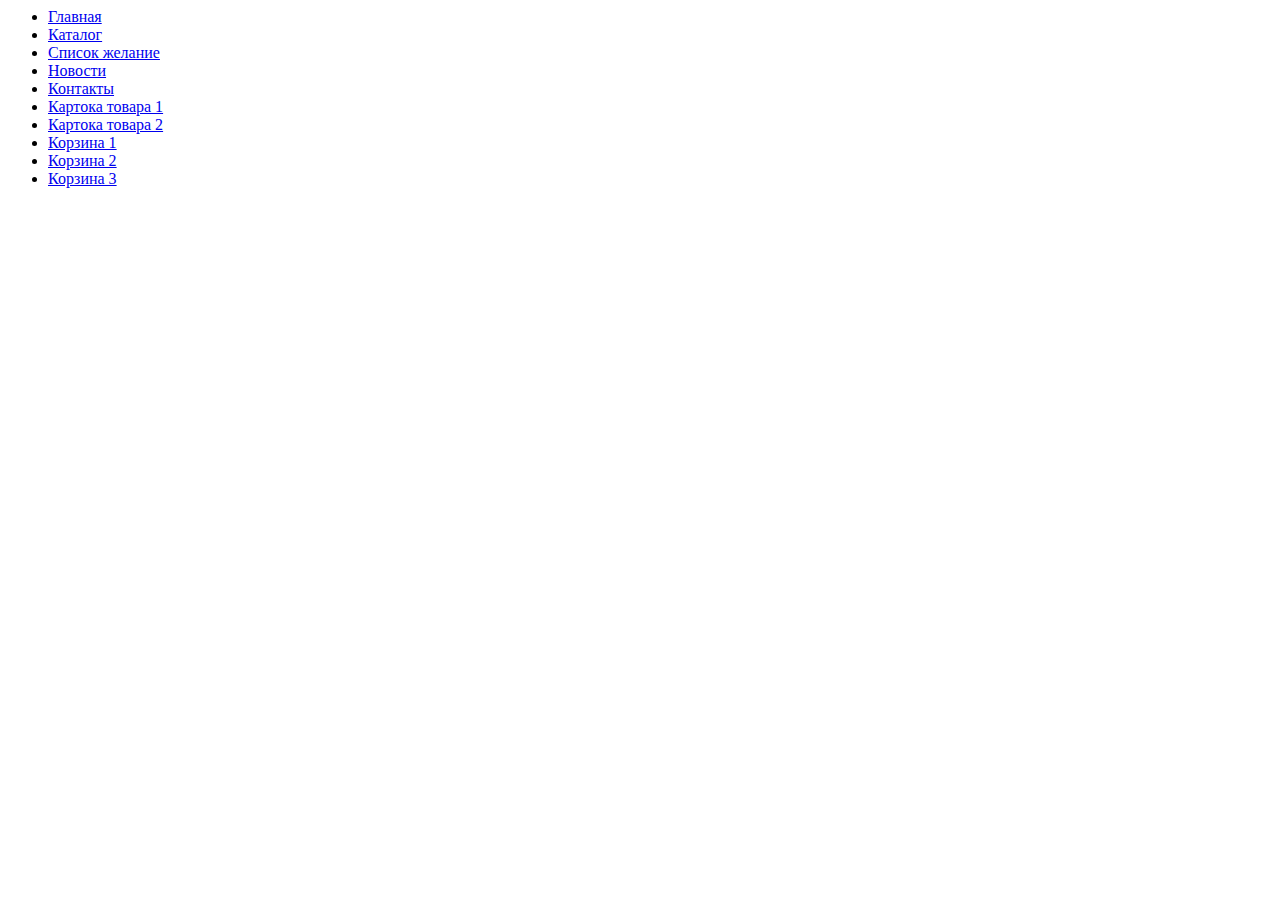
<file: index.html>
<html lang="en">
<head>
	<meta charset="UTF-8">
	<meta name="viewport" content="width=device-width, initial-scale=1.0">
	<title>list</title>
</head>
<body>
	<ul>
		<li><a href="main.html">Главная</a></li>
		<li><a href="product-list.html">Каталог</a></li>
		<li><a href="featured.html">Список желание</a></li>
		<li><a href="news-list.html">Новости</a></li>
		<li><a href="contacts.html">Контакты</a></li>
		<li><a href="product-page.html">Картока товара 1</a></li>
		<li><a href="product-page-no-price.html">Картока товара 2</a></li>
		<li><a href="cart-page.html">Корзина 1</a></li>
		<li><a href="cart-checkout.html">Корзина 2</a></li>
		<li><a href="cart-checkout-form.html">Корзина 3</a></li>
	</ul>
</body>
</html>
</file>
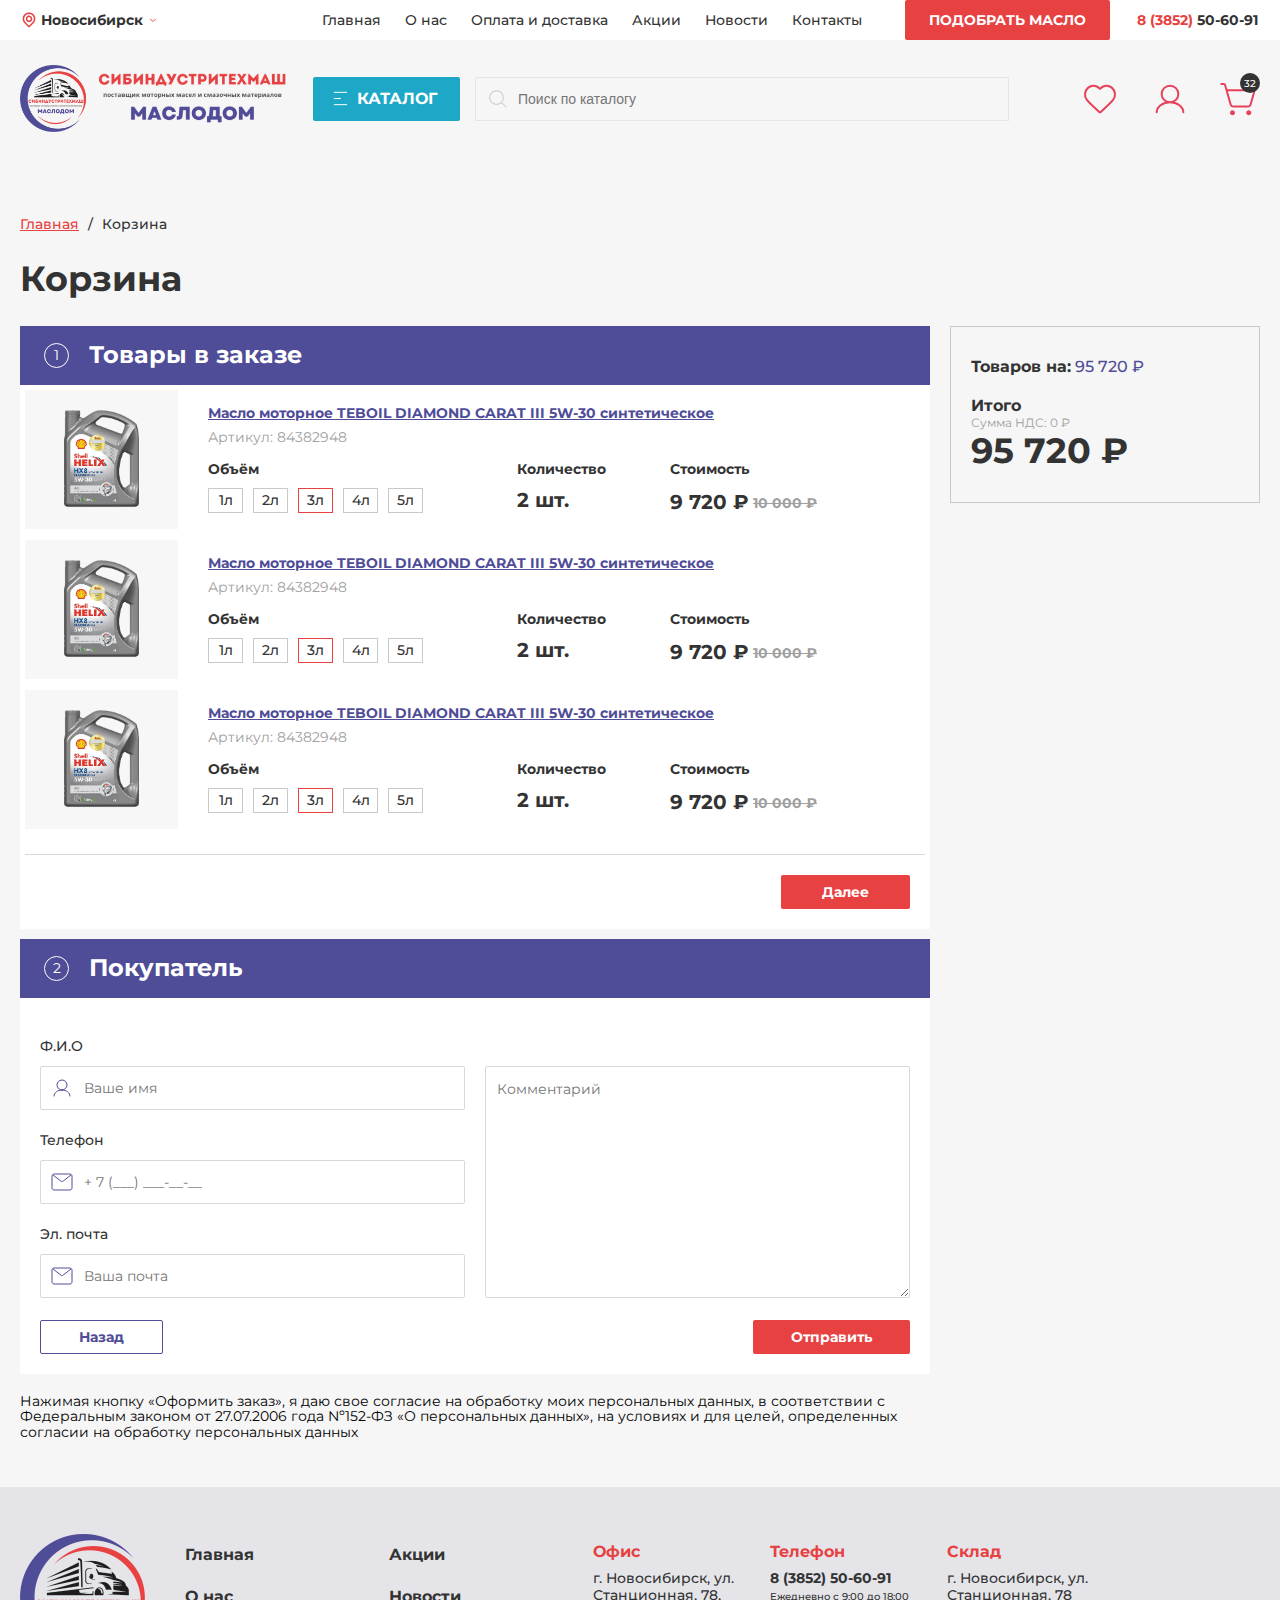
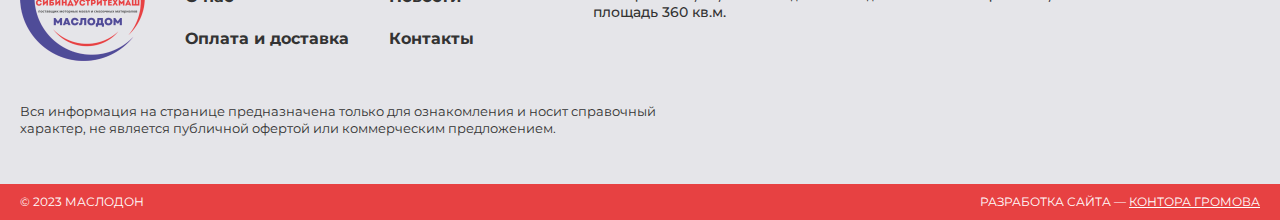
<file: cart-checkout-form.html>
<!DOCTYPE html>
<html lang="en">
<head>
<meta charset="UTF-8">
<meta name="viewport" content="width=device-width, initial-scale=1.0">
<title>Тайтл</title>
<link rel="preconnect" href="https://fonts.googleapis.com">
<link rel="preconnect" href="https://fonts.gstatic.com" crossorigin>
<link href="https://fonts.googleapis.com/css2?family=Montserrat:ital,wght@0,100..900;1,100..900&display=swap" rel="stylesheet">
<link rel="stylesheet" href="css/swiper-bundle.min.css">
<link rel="stylesheet" href="css/main.css">
<link rel="stylesheet" href="css/styles.css">
<script src="https://code.jquery.com/jquery-3.5.1.js" integrity="sha256-QWo7LDvxbWT2tbbQ97B53yJnYU3WhH/C8ycbRAkjPDc=" crossorigin="anonymous" ></script>
</head>
<body>
<div class="site_wrapper">
<header class="header">
<div class="header_top">
<div class="block_inner">
<div class="city_block">
<div class="name">Новосибирск</div>
<ul class="city_list">
<li><a href="">Томск</a></li>
<li><a href="">Красноярск</a></li>
<li><a href="">Екатеринбург</a></li>
</ul>
</div>
<div class="logo_mob">
<a href=""><img src="files/logo-mob.png" alt=""></a>
</div>
<div class="menu_top">
<ul>
<li><a href="main.html">Главная</a></li>
<li><a href="">О нас</a></li>
<li><a href="">Оплата и доставка</a></li>
<li><a href="">Акции</a></li>
<li><a href="news-list.html">Новости</a></li>
<li><a href="contacts.html">Контакты</a></li>
</ul>
</div>
<a href="#" class="header_btn btn_button red">подобрать масло</a>
<div class="phone">
<a href="tel:8 (3852) 50-60-91"><span>8 (3852)</span> 50-60-91</a>
</div>
</div>
</div>
<div class="header_bottom">
<div class="block_inner">
<div class="logo">
<a href="main.html">
<img src="files/logo.png" alt="">
</a>
</div>
<div class="btn_catalog">Каталог</div>
<div class="search_block">
<form action="">
<input type="submit" class="search_btn">
<input type="text" class="search_input" placeholder="Поиск по каталогу">
</form>
</div>
<div class="shop_actions_btn">
<a href="featured.html" class="wish_btn"></a>
<a href="" class="login_btn"></a>
<a href="cart-page.html" class="cart_mini"><span class="count">32</span></a>
</div>
</div>
<div class="menu_top">
<ul>
<li><a href="main.html">Главная</a></li>
<li><a href="">О нас</a></li>
<li><a href="">Оплата и доставка</a></li>
<li><a href="">Акции</a></li>
<li><a href="news-list.html">Новости</a></li>
<li><a href="contacts.html">Контакты</a></li>
</ul>
</div>
<a href="#" class="header_btn btn_button red">подобрать масло</a>
</div>
</header>
<div class="content_block_wr">					<div class="page_content_wrapper">
<div class="block_inner">
<div class="path_block">
<a href="">Главная</a><span>/</span>Корзина
</div>
<div class="panel_top">
<h1>Корзина</h1>
</div>
<div class="content_inner_wrapper cart_checkout">
<div class="right_content"> 
<div class="step_checkout active">
<div class="step_checkout_name"><span>1</span>Товары в заказе</div>
<div class="cart_item_list">
<div class="cart_product">
<div class="image">
<a href=""><img src="files/image.png" alt="btn_button"></a>
</div>
<div class="right">
<div class="name">
<a href="">Масло моторное TEBOIL DIAMOND CARAT III 5W-30 синтетическое</a>
</div>
<div class="article">Артикул: 84382948</div>
<div class="cart_pr_bottom">
<div class="params_size">
<div class="name">Объём</div>
<ul>
<li>1л</li>
<li>2л</li>
<li class="select">3л</li>
<li>4л</li>
<li>5л</li>
</ul>
</div>
<div class="count_product">
<div class="name">Количество</div>
<div class="count">2 шт.</div>
</div>
<div class="price">
<div class="name">Стоимость</div>
<div class="current_price">9 720 ₽</div>
<div class="old_price"><span>10 000 ₽</span></div>
</div>
</div>
</div>
</div>
<div class="cart_product">
<div class="image">
<a href=""><img src="files/image.png" alt="btn_button"></a>
</div>
<div class="right">
<div class="name">
<a href="">Масло моторное TEBOIL DIAMOND CARAT III 5W-30 синтетическое</a>
</div>
<div class="article">Артикул: 84382948</div>
<div class="cart_pr_bottom">
<div class="params_size">
<div class="name">Объём</div>
<ul>
<li>1л</li>
<li>2л</li>
<li class="select">3л</li>
<li>4л</li>
<li>5л</li>
</ul>
</div>
<div class="count_product">
<div class="name">Количество</div>
<div class="count">2 шт.</div>
</div>
<div class="price">
<div class="name">Стоимость</div>
<div class="current_price">9 720 ₽</div>
<div class="old_price"><span>10 000 ₽</span></div>
</div>
</div>
</div>
</div>
<div class="cart_product">
<div class="image">
<a href=""><img src="files/image.png" alt="btn_button"></a>
</div>
<div class="right">
<div class="name">
<a href="">Масло моторное TEBOIL DIAMOND CARAT III 5W-30 синтетическое</a>
</div>
<div class="article">Артикул: 84382948</div>
<div class="cart_pr_bottom">
<div class="params_size">
<div class="name">Объём</div>
<ul>
<li>1л</li>
<li>2л</li>
<li class="select">3л</li>
<li>4л</li>
<li>5л</li>
</ul>
</div>
<div class="count_product">
<div class="name">Количество</div>
<div class="count">2 шт.</div>
</div>
<div class="price">
<div class="name">Стоимость</div>
<div class="current_price">9 720 ₽</div>
<div class="old_price"><span>10 000 ₽</span></div>
</div>
</div>
</div>
</div>
</div>  
<div class="button_next">
<div class="btn_button red small">Далее</div>
</div>
</div> 
<div class="step_checkout active">
<div class="step_checkout_name"><span>2</span>Покупатель</div>
<form action="" class="form_cart_inner">
<div class="form_inner">
<div class="left">
<div class="field">
<div class="field_name">Ф.И.О</div>
<input class="name_input" type="text" placeholder="Ваше имя">
</div>
<div class="field">
<div class="field_name">Телефон</div>
<input class="phone_input" type="text" placeholder="+ 7 (___) ___-__-__">
</div>
<div class="field">
<div class="field_name">Эл. почта</div>
<input class="email_input" type="text" placeholder="Ваша почта">
</div>
</div>
<div class="right">
<div class="field">
<textarea name="" placeholder="Комментарий" id="" cols="30" rows="10"></textarea>
</div>
</div>
</div>
<div class="form_btn">
<div class="btn_button border_blue">Назад</div>
<button class="btn_button red small">Отправить</button>
</div>
</form>
</div>      
<div class="text_checkout">Нажимая кнопку «Оформить заказ», я даю свое согласие на обработку моих персональных данных, в соответствии с Федеральным законом от 27.07.2006 года Nº152-ФЗ «О персональных данных», на условиях и для целей, определенных согласии на обработку персональных данных</div>                       
</div>
<div class="cart_total_right">
<div class="total_product">
<span><strong>Товаров на:</strong> 95 720 ₽</span>
</div>
<div class="total_price">
<div class="text">
<strong>Итого</strong>Сумма НДС: 0 ₽
</div>
<div class="price">95 720 ₽</div>
</div>
</div>
</div>
</div>
</div></div>
<footer class="footer">
<div class="footer_top">
<div class="block_inner">
<div class="logo">
<a href="main.html">
<img src="files/logo_footer.png" alt="">
</a>
</div>
<div class="footer_menu">
<ul>
<li><a href="main.html">Главная</a></li>
<li><a href="">О нас</a></li>
<li><a href="">Оплата и доставка</a></li>
<li><a href="">Акции</a></li>
<li><a href="news-list.html">Новости</a></li>
<li><a href="contacts.html">Контакты</a></li>
</ul>
</div>
<div class="contacts_block">
<div class="item">
<div class="name">Офис</div>
<div class="body">г. Новосибирск, ул. Станционная, 78, площадь 360 кв.м.</div>
</div>
<div class="item phone">
<div class="name">Телефон</div>
<div class="body"><a href="tel:8 (3852) 50-60-91">8 (3852) 50-60-91</a><br>Ежедневно с 9:00 до 18:00</div>
</div>
<div class="item">
<div class="name">Склад</div>
<div class="body">г. Новосибирск, ул. Станционная, 78</div>
</div>
</div>
<div class="text_footer">
<div class="body">Вся информация на странице предназначена только для ознакомления и носит справочный характер, не является публичной офертой или коммерческим предложением.</div>
</div>
</div>
</div>
<div class="footer_bottom">
<div class="block_inner">
<div class="copy">© 2023 Маслодон</div>
<div class="dev_copy">Разработка сайта  —  <a href="">Контора Громова</a></div>
</div>
</div>
</footer>					
</div>
<script src="js/swiper-bundle.min.js"></script>
<script src="js/main.js"></script>
</body>
</html>
</file>
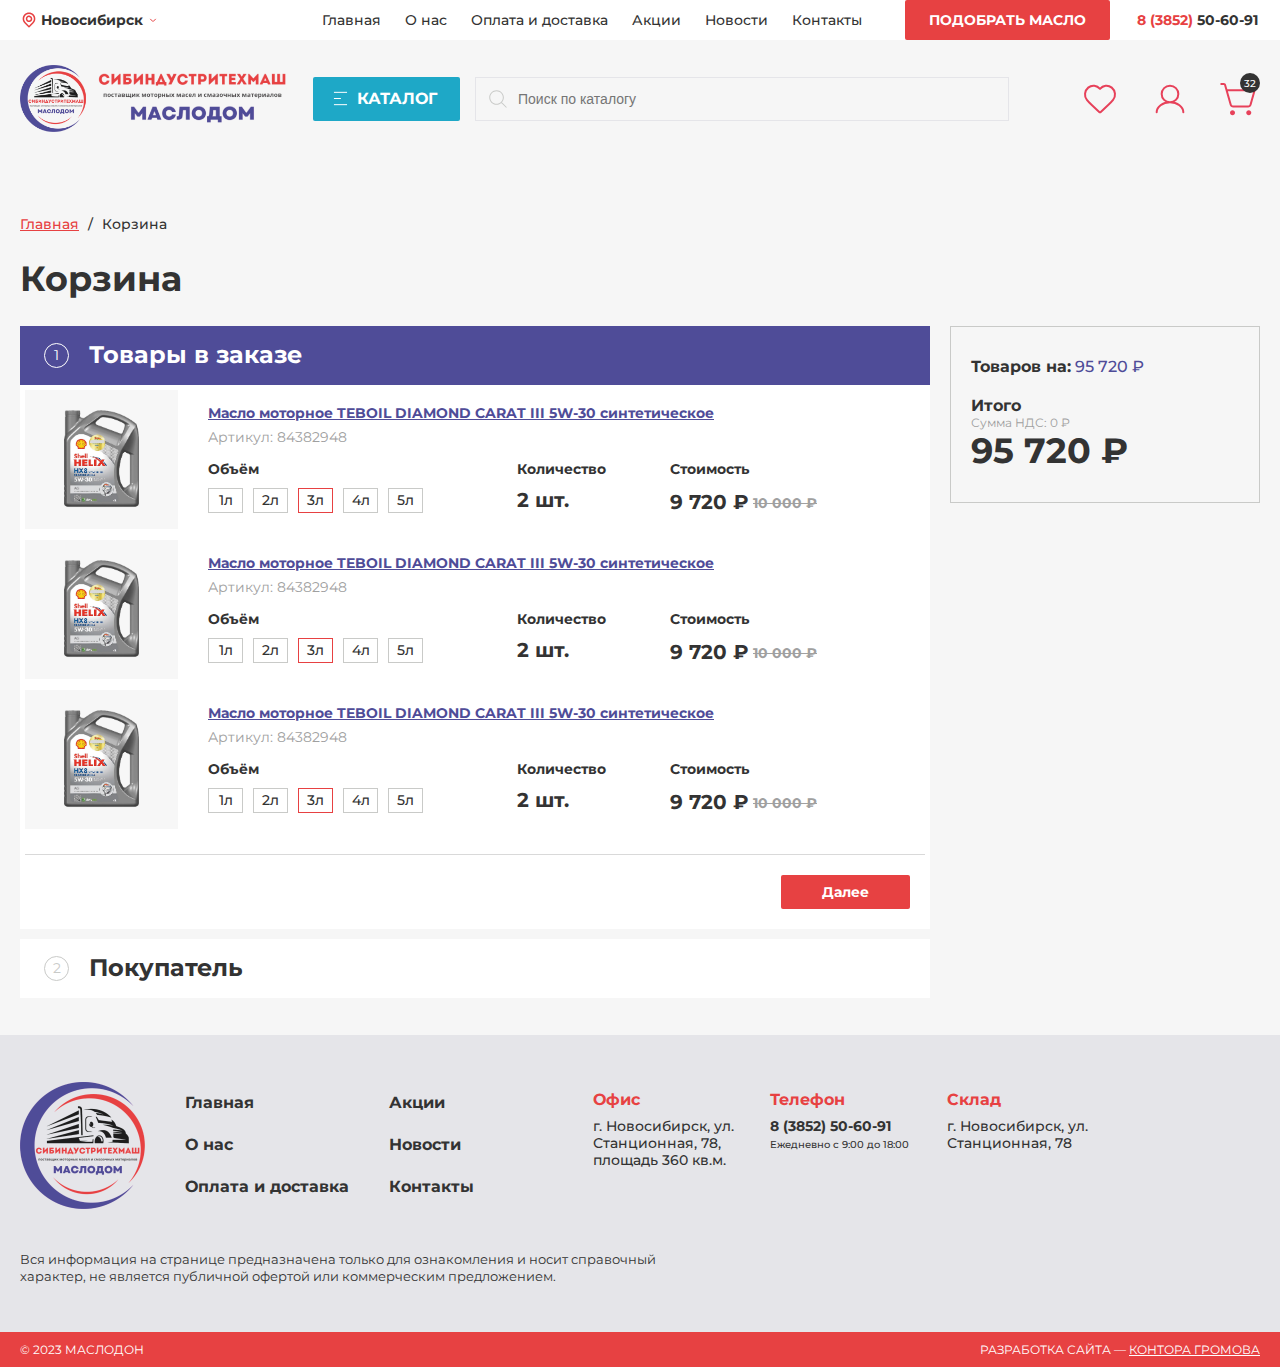
<file: cart-checkout.html>
<!DOCTYPE html>
<html lang="en">
<head>
<meta charset="UTF-8">
<meta name="viewport" content="width=device-width, initial-scale=1.0">
<title>Тайтл</title>
<link rel="preconnect" href="https://fonts.googleapis.com">
<link rel="preconnect" href="https://fonts.gstatic.com" crossorigin>
<link href="https://fonts.googleapis.com/css2?family=Montserrat:ital,wght@0,100..900;1,100..900&display=swap" rel="stylesheet">
<link rel="stylesheet" href="css/swiper-bundle.min.css">
<link rel="stylesheet" href="css/main.css">
<link rel="stylesheet" href="css/styles.css">
<script src="https://code.jquery.com/jquery-3.5.1.js" integrity="sha256-QWo7LDvxbWT2tbbQ97B53yJnYU3WhH/C8ycbRAkjPDc=" crossorigin="anonymous" ></script>
</head>
<body>
<div class="site_wrapper">
<header class="header">
<div class="header_top">
<div class="block_inner">
<div class="city_block">
<div class="name">Новосибирск</div>
<ul class="city_list">
<li><a href="">Томск</a></li>
<li><a href="">Красноярск</a></li>
<li><a href="">Екатеринбург</a></li>
</ul>
</div>
<div class="logo_mob">
<a href=""><img src="files/logo-mob.png" alt=""></a>
</div>
<div class="menu_top">
<ul>
<li><a href="main.html">Главная</a></li>
<li><a href="">О нас</a></li>
<li><a href="">Оплата и доставка</a></li>
<li><a href="">Акции</a></li>
<li><a href="news-list.html">Новости</a></li>
<li><a href="contacts.html">Контакты</a></li>
</ul>
</div>
<a href="#" class="header_btn btn_button red">подобрать масло</a>
<div class="phone">
<a href="tel:8 (3852) 50-60-91"><span>8 (3852)</span> 50-60-91</a>
</div>
</div>
</div>
<div class="header_bottom">
<div class="block_inner">
<div class="logo">
<a href="main.html">
<img src="files/logo.png" alt="">
</a>
</div>
<div class="btn_catalog">Каталог</div>
<div class="search_block">
<form action="">
<input type="submit" class="search_btn">
<input type="text" class="search_input" placeholder="Поиск по каталогу">
</form>
</div>
<div class="shop_actions_btn">
<a href="featured.html" class="wish_btn"></a>
<a href="" class="login_btn"></a>
<a href="cart-page.html" class="cart_mini"><span class="count">32</span></a>
</div>
</div>
<div class="menu_top">
<ul>
<li><a href="main.html">Главная</a></li>
<li><a href="">О нас</a></li>
<li><a href="">Оплата и доставка</a></li>
<li><a href="">Акции</a></li>
<li><a href="news-list.html">Новости</a></li>
<li><a href="contacts.html">Контакты</a></li>
</ul>
</div>
<a href="#" class="header_btn btn_button red">подобрать масло</a>
</div>
</header>
<div class="content_block_wr">					<div class="page_content_wrapper">
<div class="block_inner">
<div class="path_block">
<a href="main.html">Главная</a><span>/</span>Корзина
</div>
<div class="panel_top">
<h1>Корзина</h1>
</div>
<div class="content_inner_wrapper cart_checkout">
<div class="right_content"> 
<div class="step_checkout active">
<div class="step_checkout_name"><span>1</span>Товары в заказе</div>
<div class="cart_item_list">
<div class="cart_product">
<div class="image">
<a href="product-page.html"><img src="files/image.png" alt="btn_button"></a>
</div>
<div class="right">
<div class="name">
<a href="product-page.html">Масло моторное TEBOIL DIAMOND CARAT III 5W-30 синтетическое</a>
</div>
<div class="article">Артикул: 84382948</div>
<div class="cart_pr_bottom">
<div class="params_size">
<div class="name">Объём</div>
<ul>
<li>1л</li>
<li>2л</li>
<li class="select">3л</li>
<li>4л</li>
<li>5л</li>
</ul>
</div>
<div class="count_product">
<div class="name">Количество</div>
<div class="count">2 шт.</div>
</div>
<div class="price">
<div class="name">Стоимость</div>
<div class="current_price">9 720 ₽</div>
<div class="old_price"><span>10 000 ₽</span></div>
</div>
</div>
</div>
</div>
<div class="cart_product">
<div class="image">
<a href="product-page.html"><img src="files/image.png" alt="btn_button"></a>
</div>
<div class="right">
<div class="name">
<a href="product-page.html">Масло моторное TEBOIL DIAMOND CARAT III 5W-30 синтетическое</a>
</div>
<div class="article">Артикул: 84382948</div>
<div class="cart_pr_bottom">
<div class="params_size">
<div class="name">Объём</div>
<ul>
<li>1л</li>
<li>2л</li>
<li class="select">3л</li>
<li>4л</li>
<li>5л</li>
</ul>
</div>
<div class="count_product">
<div class="name">Количество</div>
<div class="count">2 шт.</div>
</div>
<div class="price">
<div class="name">Стоимость</div>
<div class="current_price">9 720 ₽</div>
<div class="old_price"><span>10 000 ₽</span></div>
</div>
</div>
</div>
</div>
<div class="cart_product">
<div class="image">
<a href="product-page.html"><img src="files/image.png" alt="btn_button"></a>
</div>
<div class="right">
<div class="name">
<a href="product-page.html">Масло моторное TEBOIL DIAMOND CARAT III 5W-30 синтетическое</a>
</div>
<div class="article">Артикул: 84382948</div>
<div class="cart_pr_bottom">
<div class="params_size">
<div class="name">Объём</div>
<ul>
<li>1л</li>
<li>2л</li>
<li class="select">3л</li>
<li>4л</li>
<li>5л</li>
</ul>
</div>
<div class="count_product">
<div class="name">Количество</div>
<div class="count">2 шт.</div>
</div>
<div class="price">
<div class="name">Стоимость</div>
<div class="current_price">9 720 ₽</div>
<div class="old_price"><span>10 000 ₽</span></div>
</div>
</div>
</div>
</div>
</div>  
<div class="button_next">
<a href="cart-checkout-form.html" class="btn_button red small">Далее</a>
</div>
</div> 
<div class="step_checkout">
<div class="step_checkout_name"><span>2</span>Покупатель</div>
</div>                             
</div>
<div class="cart_total_right">
<div class="total_product">
<span><strong>Товаров на:</strong> 95 720 ₽</span>
</div>
<div class="total_price">
<div class="text">
<strong>Итого</strong>Сумма НДС: 0 ₽
</div>
<div class="price">95 720 ₽</div>
</div>
</div>
</div>
</div>
</div></div>
<footer class="footer">
<div class="footer_top">
<div class="block_inner">
<div class="logo">
<a href="main.html">
<img src="files/logo_footer.png" alt="">
</a>
</div>
<div class="footer_menu">
<ul>
<li><a href="main.html">Главная</a></li>
<li><a href="">О нас</a></li>
<li><a href="">Оплата и доставка</a></li>
<li><a href="">Акции</a></li>
<li><a href="news-list.html">Новости</a></li>
<li><a href="contacts.html">Контакты</a></li>
</ul>
</div>
<div class="contacts_block">
<div class="item">
<div class="name">Офис</div>
<div class="body">г. Новосибирск, ул. Станционная, 78, площадь 360 кв.м.</div>
</div>
<div class="item phone">
<div class="name">Телефон</div>
<div class="body"><a href="tel:8 (3852) 50-60-91">8 (3852) 50-60-91</a><br>Ежедневно с 9:00 до 18:00</div>
</div>
<div class="item">
<div class="name">Склад</div>
<div class="body">г. Новосибирск, ул. Станционная, 78</div>
</div>
</div>
<div class="text_footer">
<div class="body">Вся информация на странице предназначена только для ознакомления и носит справочный характер, не является публичной офертой или коммерческим предложением.</div>
</div>
</div>
</div>
<div class="footer_bottom">
<div class="block_inner">
<div class="copy">© 2023 Маслодон</div>
<div class="dev_copy">Разработка сайта  —  <a href="">Контора Громова</a></div>
</div>
</div>
</footer>					
</div>
<script src="js/swiper-bundle.min.js"></script>
<script src="js/main.js"></script>
</body>
</html>
</file>
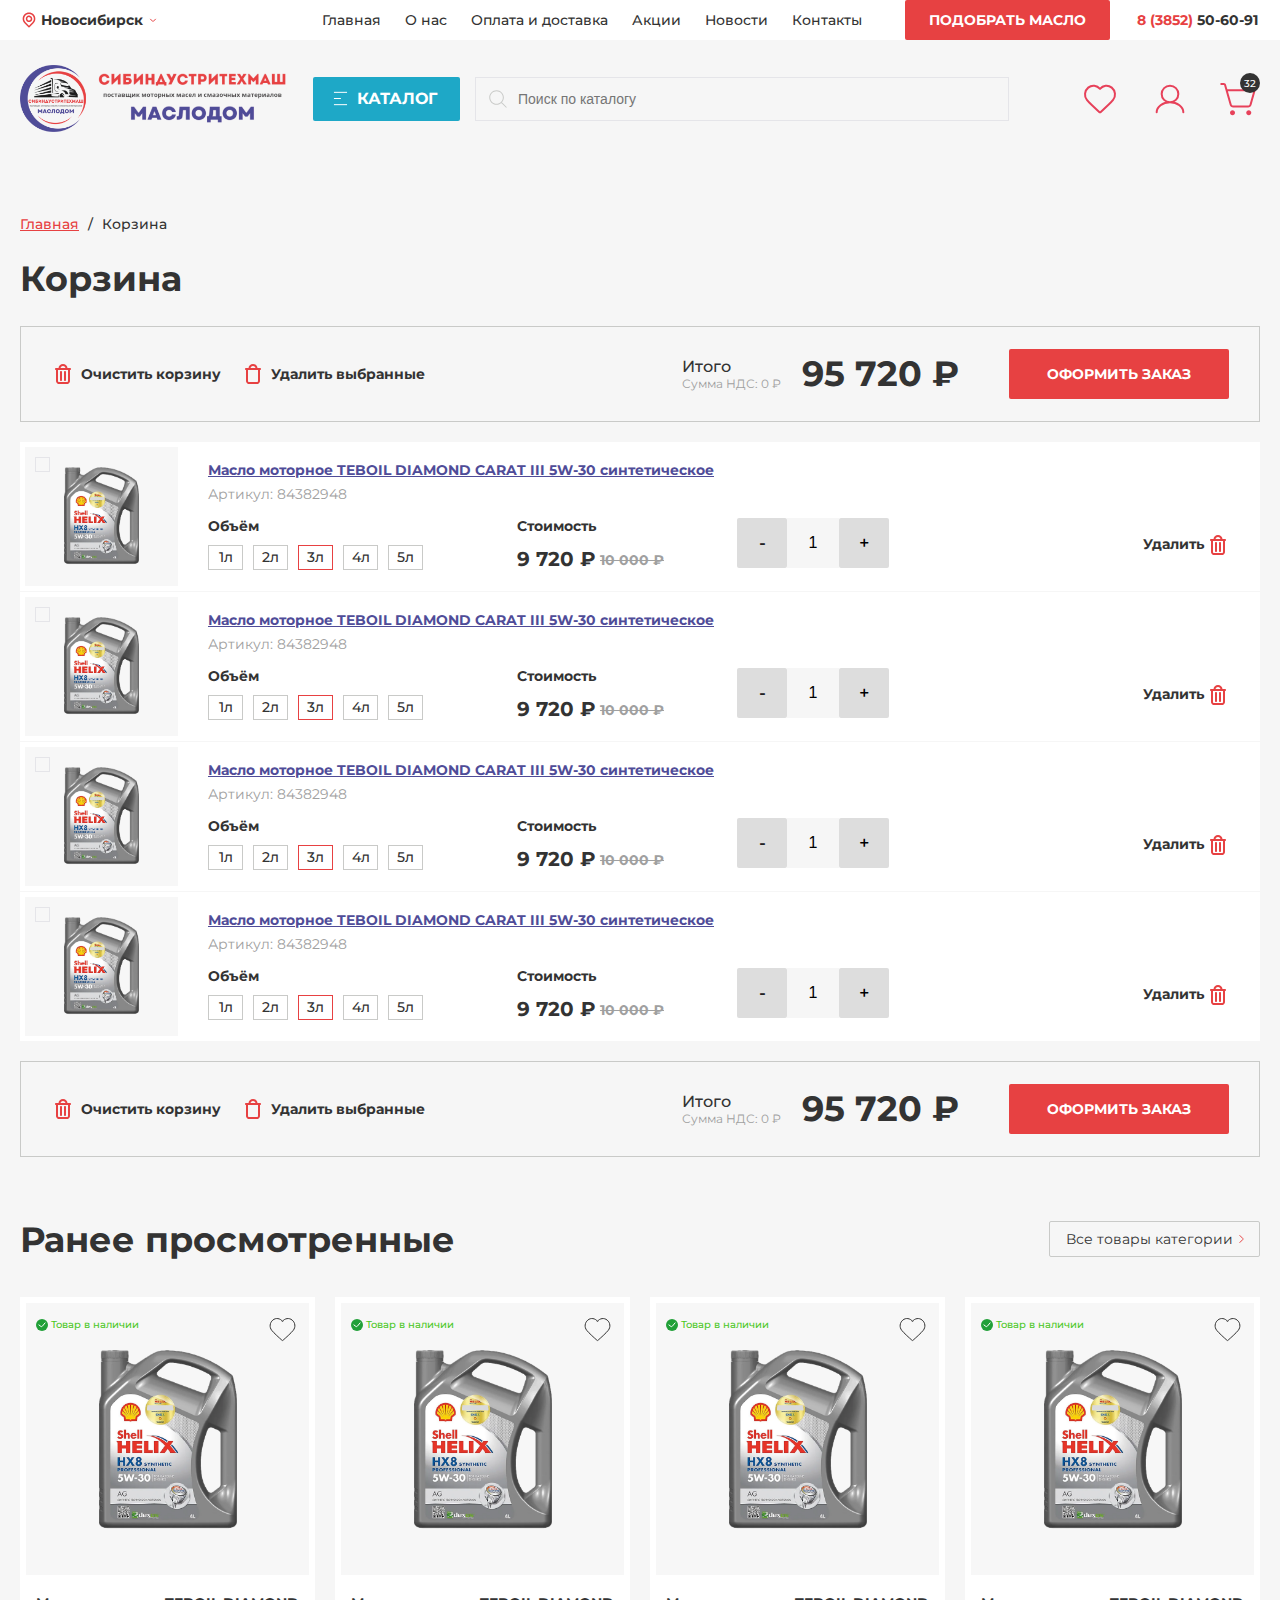
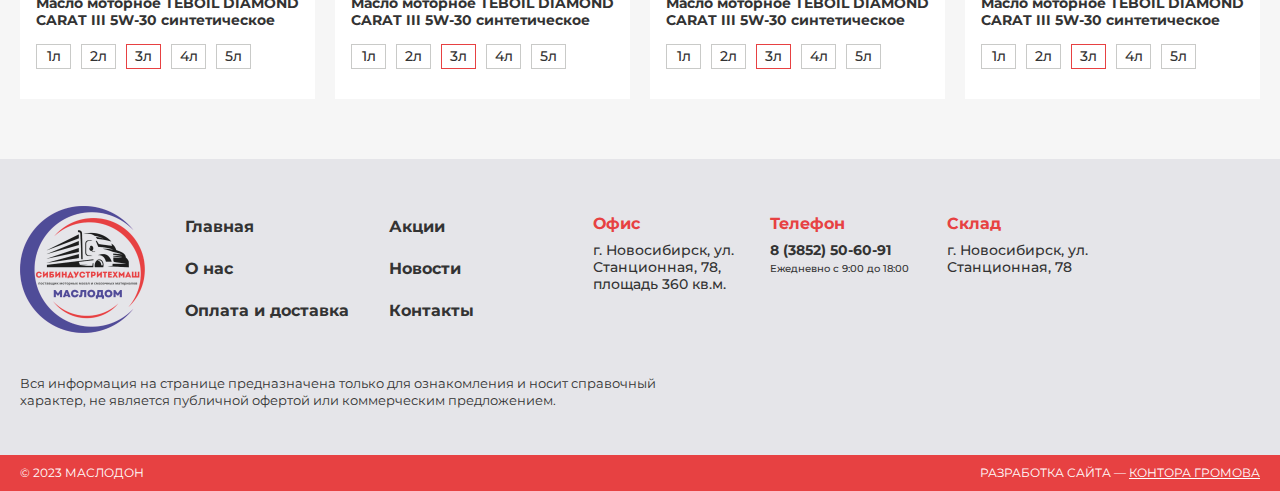
<file: cart-page.html>
<!DOCTYPE html>
<html lang="en">
<head>
<meta charset="UTF-8">
<meta name="viewport" content="width=device-width, initial-scale=1.0">
<title>Тайтл</title>
<link rel="preconnect" href="https://fonts.googleapis.com">
<link rel="preconnect" href="https://fonts.gstatic.com" crossorigin>
<link href="https://fonts.googleapis.com/css2?family=Montserrat:ital,wght@0,100..900;1,100..900&display=swap" rel="stylesheet">
<link rel="stylesheet" href="css/swiper-bundle.min.css">
<link rel="stylesheet" href="css/main.css">
<link rel="stylesheet" href="css/styles.css">
<script src="https://code.jquery.com/jquery-3.5.1.js" integrity="sha256-QWo7LDvxbWT2tbbQ97B53yJnYU3WhH/C8ycbRAkjPDc=" crossorigin="anonymous" ></script>
</head>
<body>
<div class="site_wrapper">
<header class="header">
<div class="header_top">
<div class="block_inner">
<div class="city_block">
<div class="name">Новосибирск</div>
<ul class="city_list">
<li><a href="">Томск</a></li>
<li><a href="">Красноярск</a></li>
<li><a href="">Екатеринбург</a></li>
</ul>
</div>
<div class="logo_mob">
<a href=""><img src="files/logo-mob.png" alt=""></a>
</div>
<div class="menu_top">
<ul>
<li><a href="main.html">Главная</a></li>
<li><a href="">О нас</a></li>
<li><a href="">Оплата и доставка</a></li>
<li><a href="">Акции</a></li>
<li><a href="news-list.html">Новости</a></li>
<li><a href="contacts.html">Контакты</a></li>
</ul>
</div>
<a href="#" class="header_btn btn_button red">подобрать масло</a>
<div class="phone">
<a href="tel:8 (3852) 50-60-91"><span>8 (3852)</span> 50-60-91</a>
</div>
</div>
</div>
<div class="header_bottom">
<div class="block_inner">
<div class="logo">
<a href="main.html">
<img src="files/logo.png" alt="">
</a>
</div>
<div class="btn_catalog">Каталог</div>
<div class="search_block">
<form action="">
<input type="submit" class="search_btn">
<input type="text" class="search_input" placeholder="Поиск по каталогу">
</form>
</div>
<div class="shop_actions_btn">
<a href="featured.html" class="wish_btn"></a>
<a href="" class="login_btn"></a>
<a href="cart-page.html" class="cart_mini"><span class="count">32</span></a>
</div>
</div>
<div class="menu_top">
<ul>
<li><a href="main.html">Главная</a></li>
<li><a href="">О нас</a></li>
<li><a href="">Оплата и доставка</a></li>
<li><a href="">Акции</a></li>
<li><a href="news-list.html">Новости</a></li>
<li><a href="contacts.html">Контакты</a></li>
</ul>
</div>
<a href="#" class="header_btn btn_button red">подобрать масло</a>
</div>
</header>
<div class="content_block_wr">					<div class="page_content_wrapper">
<div class="block_inner">
<div class="path_block">
<a href="">Главная</a><span>/</span>Корзина
</div>
<div class="panel_top">
<h1>Корзина</h1>
</div>
<div class="content_inner_wrapper">
<div class="right_content">
<div class="panel_cart">
<div class="btns">
<div class="clear_cart">Очистить корзину</div>
<div class="delete_select">Удалить выбранные</div>
</div>
<div class="total_price">
<div class="text">
<span>Итого</span>Сумма НДС: 0 ₽
</div>
<div class="price">95 720 ₽</div>
</div>
<a href="cart-checkout.html" class="btn_button red">ОФОРМИТЬ ЗАКАЗ</a>
</div>  
<div class="cart_item_list">
<div class="cart_product">
<div class="check"></div>
<div class="image">
<a href="product-page.html"><img src="files/image.png" alt="btn_button"></a>
</div>
<div class="right">
<div class="name">
<a href="product-page.html">Масло моторное TEBOIL DIAMOND CARAT III 5W-30 синтетическое</a>
</div>
<div class="article">Артикул: 84382948</div>
<div class="cart_pr_bottom">
<div class="params_size">
<div class="name">Объём</div>
<ul>
<li>1л</li>
<li>2л</li>
<li class="select">3л</li>
<li>4л</li>
<li>5л</li>
</ul>
</div>
<div class="price">
<div class="name">Стоимость</div>
<div class="current_price">9 720 ₽</div>
<div class="old_price"><span>10 000 ₽</span></div>
</div>
<div class="amout_cart">
<div class="amount_product">
<button class="btn_button grey quantity">-</button>
<input type="text" value="1">
<button class="btn_button grey quantity">+</button>
</div>
</div>
<div class="delete_product">Удалить</div>
</div>
</div>
</div>
<div class="cart_product">
<div class="check"></div>
<div class="image">
<a href="product-page.html"><img src="files/image.png" alt="btn_button"></a>
</div>
<div class="right">
<div class="name">
<a href="product-page.html">Масло моторное TEBOIL DIAMOND CARAT III 5W-30 синтетическое</a>
</div>
<div class="article">Артикул: 84382948</div>
<div class="cart_pr_bottom">
<div class="params_size">
<div class="name">Объём</div>
<ul>
<li>1л</li>
<li>2л</li>
<li class="select">3л</li>
<li>4л</li>
<li>5л</li>
</ul>
</div>
<div class="price">
<div class="name">Стоимость</div>
<div class="current_price">9 720 ₽</div>
<div class="old_price"><span>10 000 ₽</span></div>
</div>
<div class="amout_cart">
<div class="amount_product">
<button class="btn_button grey quantity">-</button>
<input type="text" value="1">
<button class="btn_button grey quantity">+</button>
</div>
</div>
<div class="delete_product">Удалить</div>
</div>
</div>
</div>
<div class="cart_product">
<div class="check"></div>
<div class="image">
<a href="product-page.html"><img src="files/image.png" alt="btn_button"></a>
</div>
<div class="right">
<div class="name">
<a href="product-page.html">Масло моторное TEBOIL DIAMOND CARAT III 5W-30 синтетическое</a>
</div>
<div class="article">Артикул: 84382948</div>
<div class="cart_pr_bottom">
<div class="params_size">
<div class="name">Объём</div>
<ul>
<li>1л</li>
<li>2л</li>
<li class="select">3л</li>
<li>4л</li>
<li>5л</li>
</ul>
</div>
<div class="price">
<div class="name">Стоимость</div>
<div class="current_price">9 720 ₽</div>
<div class="old_price"><span>10 000 ₽</span></div>
</div>
<div class="amout_cart">
<div class="amount_product">
<button class="btn_button grey quantity">-</button>
<input type="text" value="1">
<button class="btn_button grey quantity">+</button>
</div>
</div>
<div class="delete_product">Удалить</div>
</div>
</div>
</div>
<div class="cart_product">
<div class="check"></div>
<div class="image">
<a href="product-page.html"><img src="files/image.png" alt="btn_button"></a>
</div>
<div class="right">
<div class="name">
<a href="product-page.html">Масло моторное TEBOIL DIAMOND CARAT III 5W-30 синтетическое</a>
</div>
<div class="article">Артикул: 84382948</div>
<div class="cart_pr_bottom">
<div class="params_size">
<div class="name">Объём</div>
<ul>
<li>1л</li>
<li>2л</li>
<li class="select">3л</li>
<li>4л</li>
<li>5л</li>
</ul>
</div>
<div class="price">
<div class="name">Стоимость</div>
<div class="current_price">9 720 ₽</div>
<div class="old_price"><span>10 000 ₽</span></div>
</div>
<div class="amout_cart">
<div class="amount_product">
<button class="btn_button grey quantity">-</button>
<input type="text" value="1">
<button class="btn_button grey quantity">+</button>
</div>
</div>
<div class="delete_product">Удалить</div>
</div>
</div>
</div>
</div>                  
<div class="panel_cart">
<div class="btns">
<div class="clear_cart">Очистить корзину</div>
<div class="delete_select">Удалить выбранные</div>
</div>
<div class="total_price">
<div class="text">
<span>Итого</span>Сумма НДС: 0 ₽
</div>
<div class="price">95 720 ₽</div>
</div>
<a href="cart-checkout.html" class="btn_button red">ОФОРМИТЬ ЗАКАЗ</a>
</div>                              
</div>
</div>
</div>
</div>
<div class="popular_products">
<div class="block_inner">
<div class="title_block">
<div class="title">Ранее просмотренные</div>
<a href="product-list.html" class="btn_button border_arrow">Все товары категории</a>
</div>
<div class="inner"><div class="product_item">
<div class="image">
<div class="stock">Товар в наличии</div>
<div class="wish_button"></div>
<a href="product-page.html">
<img src="files/image.png" alt="">
</a>
</div>
<div class="name">
<a href="product-page.html">Масло моторное TEBOIL DIAMOND CARAT III 5W-30 синтетическое</a>
</div>
<div class="params_size">
<ul>
<li>1л</li>
<li>2л</li>
<li class="select">3л</li>
<li>4л</li>
<li>5л</li>
</ul>
</div>
<div class="product_bottom">
<div class="price">
<div class="current_price">9 720 ₽</div>
<div class="old_price"><span>10 000 ₽</span></div>
</div>
<div class="product_action">
<button class="btn_button buy small"><span>Купить</span></button>
<div class="amount_product">
<button class="btn_button grey quantity">-</button>
<input type="text" value="1">
<button class="btn_button grey quantity">+</button>
</div>
</div>
</div>
</div><div class="product_item">
<div class="image">
<div class="stock">Товар в наличии</div>
<div class="wish_button"></div>
<a href="product-page.html">
<img src="files/image.png" alt="">
</a>
</div>
<div class="name">
<a href="product-page.html">Масло моторное TEBOIL DIAMOND CARAT III 5W-30 синтетическое</a>
</div>
<div class="params_size">
<ul>
<li>1л</li>
<li>2л</li>
<li class="select">3л</li>
<li>4л</li>
<li>5л</li>
</ul>
</div>
<div class="product_bottom">
<div class="price">
<div class="current_price">9 720 ₽</div>
<div class="old_price"><span>10 000 ₽</span></div>
</div>
<div class="product_action">
<button class="btn_button buy small"><span>Купить</span></button>
<div class="amount_product">
<button class="btn_button grey quantity">-</button>
<input type="text" value="1">
<button class="btn_button grey quantity">+</button>
</div>
</div>
</div>
</div><div class="product_item">
<div class="image">
<div class="stock">Товар в наличии</div>
<div class="wish_button"></div>
<a href="product-page.html">
<img src="files/image.png" alt="">
</a>
</div>
<div class="name">
<a href="product-page.html">Масло моторное TEBOIL DIAMOND CARAT III 5W-30 синтетическое</a>
</div>
<div class="params_size">
<ul>
<li>1л</li>
<li>2л</li>
<li class="select">3л</li>
<li>4л</li>
<li>5л</li>
</ul>
</div>
<div class="product_bottom">
<div class="price">
<div class="current_price">9 720 ₽</div>
<div class="old_price"><span>10 000 ₽</span></div>
</div>
<div class="product_action">
<button class="btn_button buy small"><span>Купить</span></button>
<div class="amount_product">
<button class="btn_button grey quantity">-</button>
<input type="text" value="1">
<button class="btn_button grey quantity">+</button>
</div>
</div>
</div>
</div><div class="product_item">
<div class="image">
<div class="stock">Товар в наличии</div>
<div class="wish_button"></div>
<a href="product-page.html">
<img src="files/image.png" alt="">
</a>
</div>
<div class="name">
<a href="product-page.html">Масло моторное TEBOIL DIAMOND CARAT III 5W-30 синтетическое</a>
</div>
<div class="params_size">
<ul>
<li>1л</li>
<li>2л</li>
<li class="select">3л</li>
<li>4л</li>
<li>5л</li>
</ul>
</div>
<div class="product_bottom">
<div class="price">
<div class="current_price">9 720 ₽</div>
<div class="old_price"><span>10 000 ₽</span></div>
</div>
<div class="product_action">
<button class="btn_button buy small"><span>Купить</span></button>
<div class="amount_product">
<button class="btn_button grey quantity">-</button>
<input type="text" value="1">
<button class="btn_button grey quantity">+</button>
</div>
</div>
</div>
</div></div>
<a href="product-list.html" class="btn_button border_arrow">Все товары категории</a>
</div>
</div></div>
<footer class="footer">
<div class="footer_top">
<div class="block_inner">
<div class="logo">
<a href="main.html">
<img src="files/logo_footer.png" alt="">
</a>
</div>
<div class="footer_menu">
<ul>
<li><a href="main.html">Главная</a></li>
<li><a href="">О нас</a></li>
<li><a href="">Оплата и доставка</a></li>
<li><a href="">Акции</a></li>
<li><a href="news-list.html">Новости</a></li>
<li><a href="contacts.html">Контакты</a></li>
</ul>
</div>
<div class="contacts_block">
<div class="item">
<div class="name">Офис</div>
<div class="body">г. Новосибирск, ул. Станционная, 78, площадь 360 кв.м.</div>
</div>
<div class="item phone">
<div class="name">Телефон</div>
<div class="body"><a href="tel:8 (3852) 50-60-91">8 (3852) 50-60-91</a><br>Ежедневно с 9:00 до 18:00</div>
</div>
<div class="item">
<div class="name">Склад</div>
<div class="body">г. Новосибирск, ул. Станционная, 78</div>
</div>
</div>
<div class="text_footer">
<div class="body">Вся информация на странице предназначена только для ознакомления и носит справочный характер, не является публичной офертой или коммерческим предложением.</div>
</div>
</div>
</div>
<div class="footer_bottom">
<div class="block_inner">
<div class="copy">© 2023 Маслодон</div>
<div class="dev_copy">Разработка сайта  —  <a href="">Контора Громова</a></div>
</div>
</div>
</footer>					
</div>
<script src="js/swiper-bundle.min.js"></script>
<script src="js/main.js"></script>
</body>
</html>
</file>
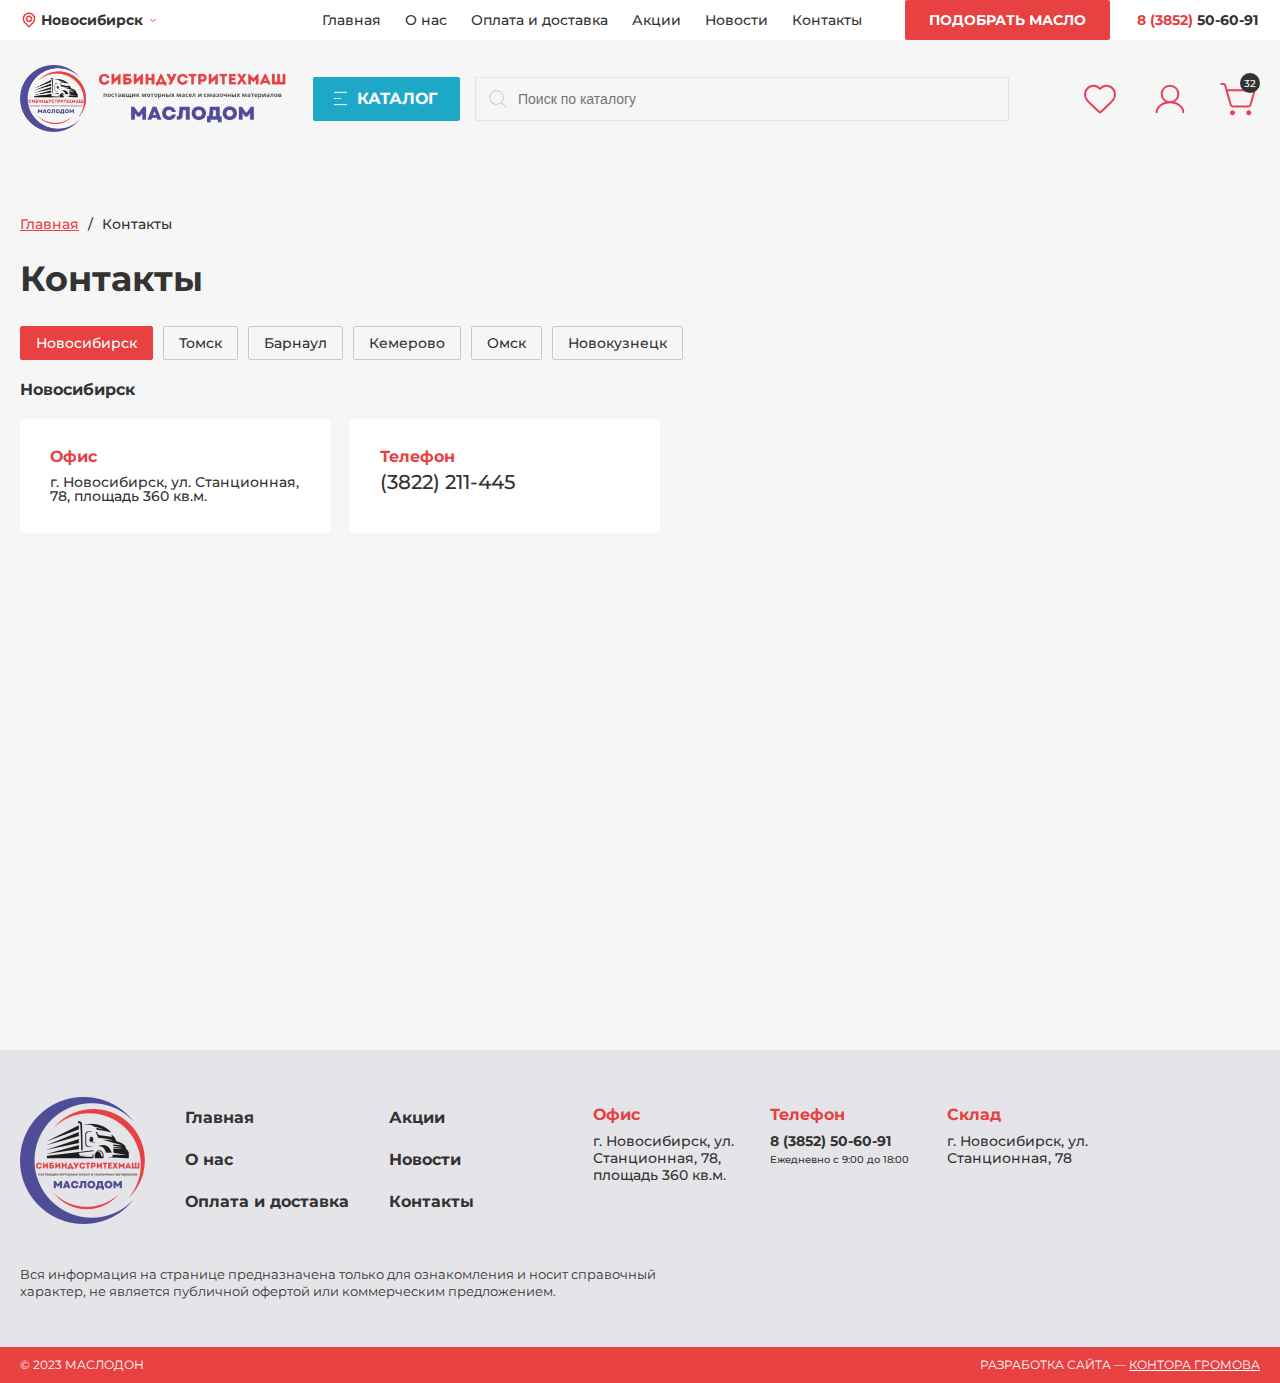
<file: contacts.html>
<!DOCTYPE html>
<html lang="en">
<head>
<meta charset="UTF-8">
<meta name="viewport" content="width=device-width, initial-scale=1.0">
<title>Тайтл</title>
<link rel="preconnect" href="https://fonts.googleapis.com">
<link rel="preconnect" href="https://fonts.gstatic.com" crossorigin>
<link href="https://fonts.googleapis.com/css2?family=Montserrat:ital,wght@0,100..900;1,100..900&display=swap" rel="stylesheet">
<link rel="stylesheet" href="css/swiper-bundle.min.css">
<link rel="stylesheet" href="css/main.css">
<link rel="stylesheet" href="css/styles.css">
<script src="https://code.jquery.com/jquery-3.5.1.js" integrity="sha256-QWo7LDvxbWT2tbbQ97B53yJnYU3WhH/C8ycbRAkjPDc=" crossorigin="anonymous" ></script>
</head>
<body>
<div class="site_wrapper">
<header class="header">
<div class="header_top">
<div class="block_inner">
<div class="city_block">
<div class="name">Новосибирск</div>
<ul class="city_list">
<li><a href="">Томск</a></li>
<li><a href="">Красноярск</a></li>
<li><a href="">Екатеринбург</a></li>
</ul>
</div>
<div class="logo_mob">
<a href=""><img src="files/logo-mob.png" alt=""></a>
</div>
<div class="menu_top">
<ul>
<li><a href="main.html">Главная</a></li>
<li><a href="">О нас</a></li>
<li><a href="">Оплата и доставка</a></li>
<li><a href="">Акции</a></li>
<li><a href="news-list.html">Новости</a></li>
<li><a href="contacts.html">Контакты</a></li>
</ul>
</div>
<a href="#" class="header_btn btn_button red">подобрать масло</a>
<div class="phone">
<a href="tel:8 (3852) 50-60-91"><span>8 (3852)</span> 50-60-91</a>
</div>
</div>
</div>
<div class="header_bottom">
<div class="block_inner">
<div class="logo">
<a href="main.html">
<img src="files/logo.png" alt="">
</a>
</div>
<div class="btn_catalog">Каталог</div>
<div class="search_block">
<form action="">
<input type="submit" class="search_btn">
<input type="text" class="search_input" placeholder="Поиск по каталогу">
</form>
</div>
<div class="shop_actions_btn">
<a href="featured.html" class="wish_btn"></a>
<a href="" class="login_btn"></a>
<a href="cart-page.html" class="cart_mini"><span class="count">32</span></a>
</div>
</div>
<div class="menu_top">
<ul>
<li><a href="main.html">Главная</a></li>
<li><a href="">О нас</a></li>
<li><a href="">Оплата и доставка</a></li>
<li><a href="">Акции</a></li>
<li><a href="news-list.html">Новости</a></li>
<li><a href="contacts.html">Контакты</a></li>
</ul>
</div>
<a href="#" class="header_btn btn_button red">подобрать масло</a>
</div>
</header>
<div class="content_block_wr">					<div class="page_content_wrapper">
<div class="block_inner">
<div class="path_block">
<a href="">Главная</a><span>/</span>Контакты
</div>
<div class="panel_top">
<h1>Контакты</h1>
</div>
<div class="content_inner_wrapper">
<div class="right_content">
<div class="tab_block_contacts">
<div class="contacts_select">
<div class="contacts_select_name">Новосибирск</div>
<ul class="tabs-title">
<li class="active"><span>Новосибирск</span></li>
<li><span>Томск</span></li>
<li><span>Барнаул</span></li>
<li><span>Кемерово</span></li>
<li><span>Омск</span></li>
<li><span>Новокузнецк</span></li>
</ul>
</div>
<div class="tabs-block">
<div class="tabs-b active">
<div class="city_name">Новосибирск</div>
<div class="contacts_item">
<div class="item">
<div class="name">Офис</div>
<div class="body">г. Новосибирск, ул. Станционная, 78, площадь 360 кв.м.</div>
</div>
<div class="item phone">
<div class="name">Телефон</div>
<div class="body"><a href="tel:(3822) 211-445">(3822) 211-445</a></div>
</div>
</div> 
<div class="map_block">
<iframe src="https://yandex.ru/map-widget/v1/?um=constructor%3A812a7aef67c0455eb75fef24bc3d72c8fdce7e602e8f73d8f83bb4afa1ed3523&amp;source=constructor" width="100%" height="468" frameborder="0"></iframe>
</div>
</div>
<div class="tabs-b">
<div class="city_name">Томск</div>
<div class="contacts_item">
<div class="item">
<div class="name">Офис</div>
<div class="body">г. Томск, ул. Пушкина, 9а</div>
</div>
<div class="item phone">
<div class="name">Телефон</div>
<div class="body"><a href="tel:(3822) 211-445">(3822) 211-445</a></div>
</div>
</div> 
<div class="map_block">
<iframe src="https://yandex.ru/map-widget/v1/?um=constructor%3A812a7aef67c0455eb75fef24bc3d72c8fdce7e602e8f73d8f83bb4afa1ed3523&amp;source=constructor" width="100%" height="468" frameborder="0"></iframe>
</div>
</div>
<div class="tabs-b">
<div class="city_name">Барнаул</div>
<div class="contacts_item">
<div class="item">
<div class="name">Офис</div>
<div class="body">г. Новосибирск, ул. Станционная, 78, площадь 360 кв.м.</div>
</div>
<div class="item phone">
<div class="name">Телефон</div>
<div class="body"><a href="tel:(3822) 211-445">(3822) 211-445</a></div>
</div>
</div> 
<div class="map_block">
<iframe src="https://yandex.ru/map-widget/v1/?um=constructor%3A812a7aef67c0455eb75fef24bc3d72c8fdce7e602e8f73d8f83bb4afa1ed3523&amp;source=constructor" width="100%" height="468" frameborder="0"></iframe>
</div>
</div>
<div class="tabs-b">
<div class="city_name">Кемерово</div>
<div class="contacts_item">
<div class="item">
<div class="name">Офис</div>
<div class="body">г. Новосибирск, ул. Станционная, 78, площадь 360 кв.м.</div>
</div>
<div class="item phone">
<div class="name">Телефон</div>
<div class="body"><a href="tel:(3822) 211-445">(3822) 211-445</a></div>
</div>
</div> 
<div class="map_block">
<iframe src="https://yandex.ru/map-widget/v1/?um=constructor%3A812a7aef67c0455eb75fef24bc3d72c8fdce7e602e8f73d8f83bb4afa1ed3523&amp;source=constructor" width="100%" height="468" frameborder="0"></iframe>
</div>
</div>
<div class="tabs-b">
<div class="city_name">Омск</div>
<div class="contacts_item">
<div class="item">
<div class="name">Офис</div>
<div class="body">г. Новосибирск, ул. Станционная, 78, площадь 360 кв.м.</div>
</div>
<div class="item phone">
<div class="name">Телефон</div>
<div class="body"><a href="tel:(3822) 211-445">(3822) 211-445</a></div>
</div>
</div> 
<div class="map_block">
<iframe src="https://yandex.ru/map-widget/v1/?um=constructor%3A812a7aef67c0455eb75fef24bc3d72c8fdce7e602e8f73d8f83bb4afa1ed3523&amp;source=constructor" width="100%" height="468" frameborder="0"></iframe>
</div>
</div>
<div class="tabs-b">
<div class="city_name">Новокузнецк</div>
<div class="contacts_item">
<div class="item">
<div class="name">Офис</div>
<div class="body">г. Новосибирск, ул. Станционная, 78, площадь 360 кв.м.</div>
</div>
<div class="item phone">
<div class="name">Телефон</div>
<div class="body"><a href="tel:(3822) 211-445">(3822) 211-445</a></div>
</div>
</div> 
<div class="map_block">
<iframe src="https://yandex.ru/map-widget/v1/?um=constructor%3A812a7aef67c0455eb75fef24bc3d72c8fdce7e602e8f73d8f83bb4afa1ed3523&amp;source=constructor" width="100%" height="468" frameborder="0"></iframe>
</div>
</div>
</div>
</div>
</div>
</div>
</div>
</div></div>
<footer class="footer">
<div class="footer_top">
<div class="block_inner">
<div class="logo">
<a href="main.html">
<img src="files/logo_footer.png" alt="">
</a>
</div>
<div class="footer_menu">
<ul>
<li><a href="main.html">Главная</a></li>
<li><a href="">О нас</a></li>
<li><a href="">Оплата и доставка</a></li>
<li><a href="">Акции</a></li>
<li><a href="news-list.html">Новости</a></li>
<li><a href="contacts.html">Контакты</a></li>
</ul>
</div>
<div class="contacts_block">
<div class="item">
<div class="name">Офис</div>
<div class="body">г. Новосибирск, ул. Станционная, 78, площадь 360 кв.м.</div>
</div>
<div class="item phone">
<div class="name">Телефон</div>
<div class="body"><a href="tel:8 (3852) 50-60-91">8 (3852) 50-60-91</a><br>Ежедневно с 9:00 до 18:00</div>
</div>
<div class="item">
<div class="name">Склад</div>
<div class="body">г. Новосибирск, ул. Станционная, 78</div>
</div>
</div>
<div class="text_footer">
<div class="body">Вся информация на странице предназначена только для ознакомления и носит справочный характер, не является публичной офертой или коммерческим предложением.</div>
</div>
</div>
</div>
<div class="footer_bottom">
<div class="block_inner">
<div class="copy">© 2023 Маслодон</div>
<div class="dev_copy">Разработка сайта  —  <a href="">Контора Громова</a></div>
</div>
</div>
</footer>					
</div>
<script src="js/swiper-bundle.min.js"></script>
<script src="js/main.js"></script>
</body>
</html>
</file>
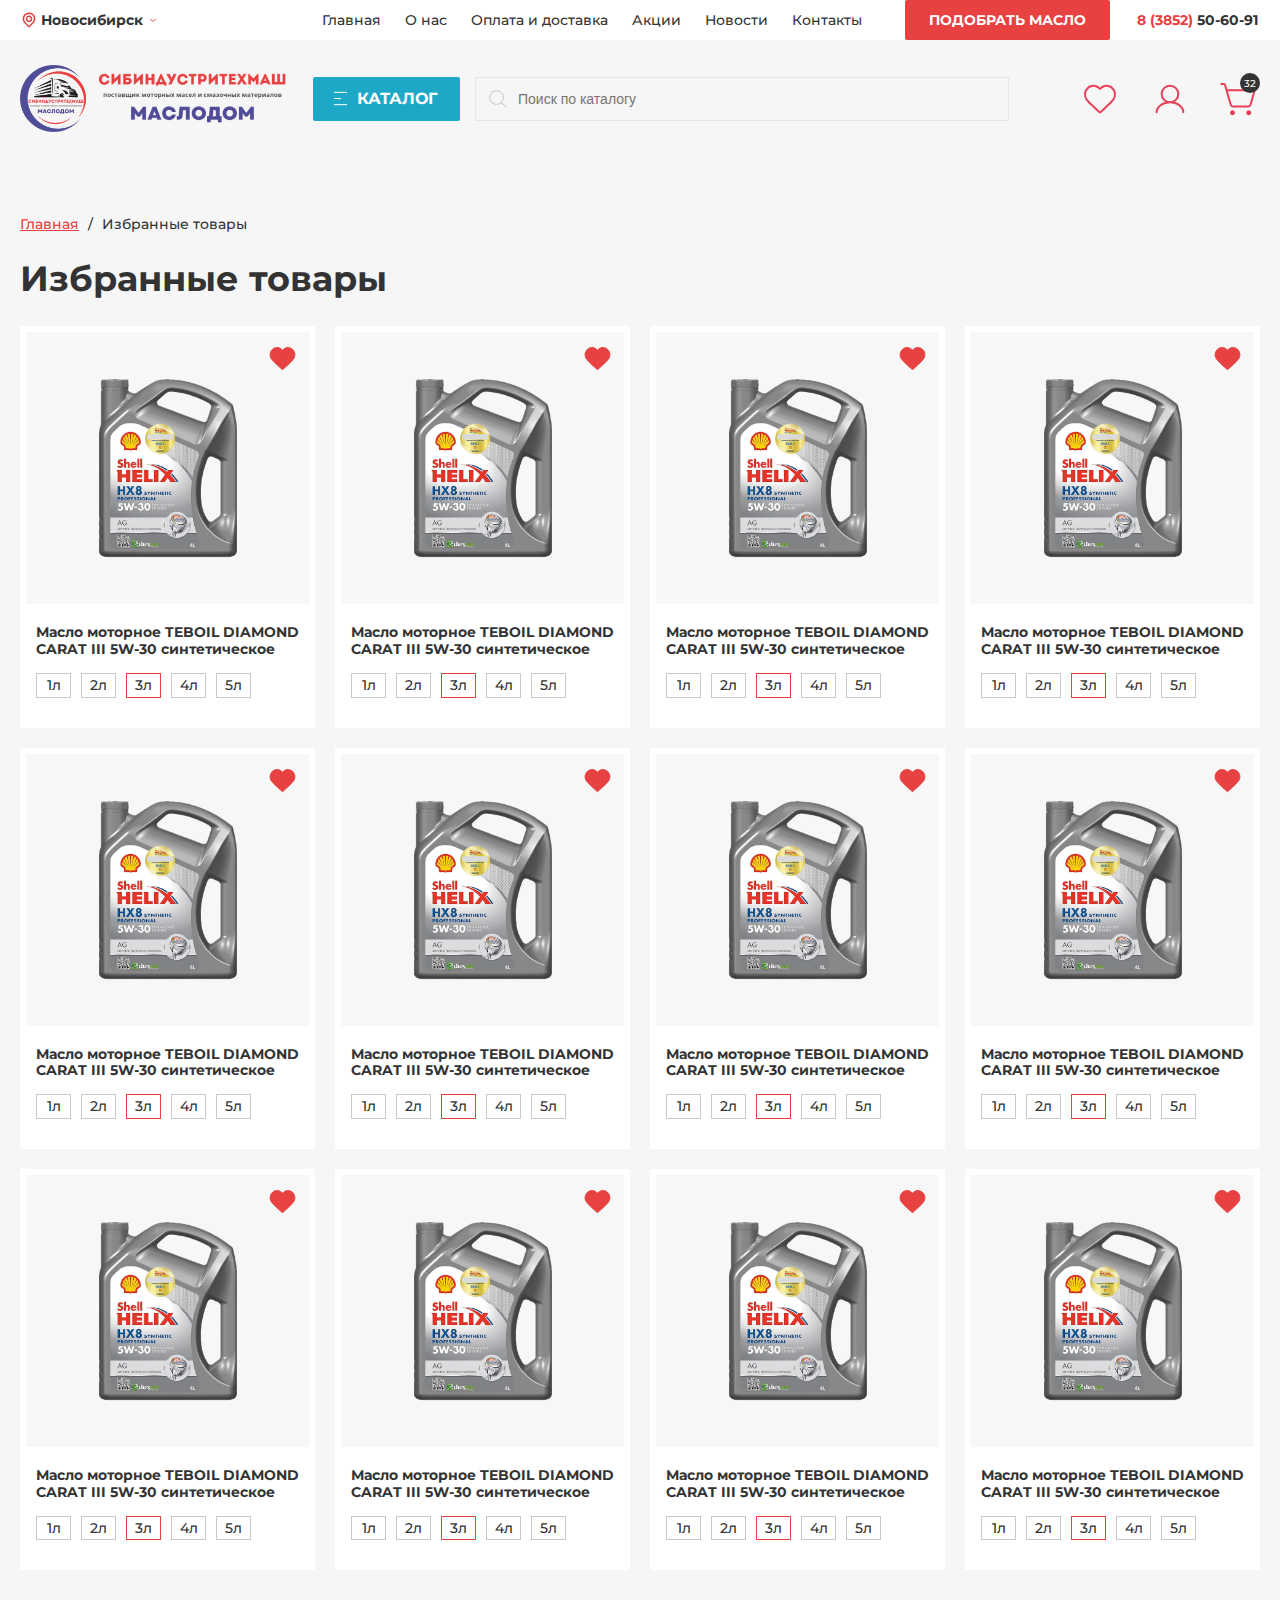
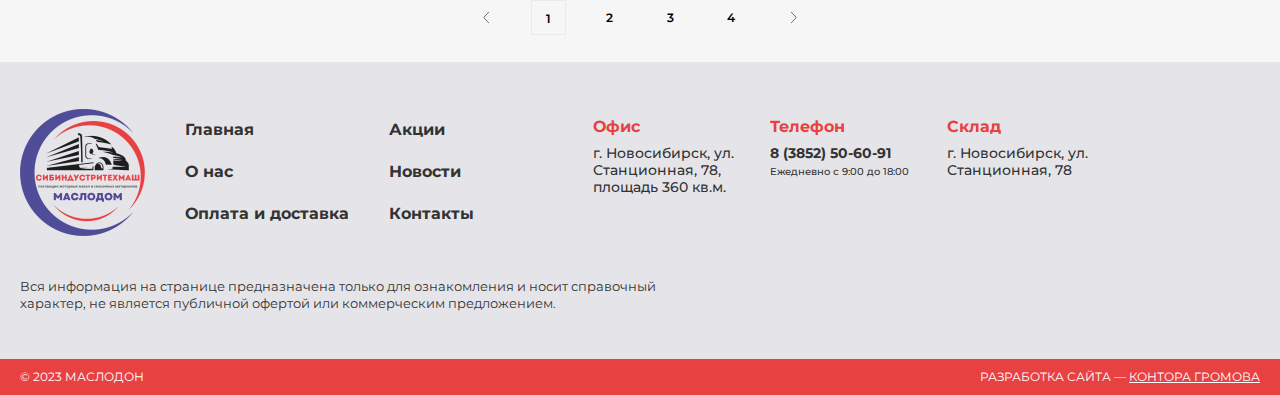
<file: featured.html>
<!DOCTYPE html>
<html lang="en">
<head>
<meta charset="UTF-8">
<meta name="viewport" content="width=device-width, initial-scale=1.0">
<title>Тайтл</title>
<link rel="preconnect" href="https://fonts.googleapis.com">
<link rel="preconnect" href="https://fonts.gstatic.com" crossorigin>
<link href="https://fonts.googleapis.com/css2?family=Montserrat:ital,wght@0,100..900;1,100..900&display=swap" rel="stylesheet">
<link rel="stylesheet" href="css/swiper-bundle.min.css">
<link rel="stylesheet" href="css/main.css">
<link rel="stylesheet" href="css/styles.css">
<script src="https://code.jquery.com/jquery-3.5.1.js" integrity="sha256-QWo7LDvxbWT2tbbQ97B53yJnYU3WhH/C8ycbRAkjPDc=" crossorigin="anonymous" ></script>
</head>
<body>
<div class="site_wrapper">
<header class="header">
<div class="header_top">
<div class="block_inner">
<div class="city_block">
<div class="name">Новосибирск</div>
<ul class="city_list">
<li><a href="">Томск</a></li>
<li><a href="">Красноярск</a></li>
<li><a href="">Екатеринбург</a></li>
</ul>
</div>
<div class="logo_mob">
<a href=""><img src="files/logo-mob.png" alt=""></a>
</div>
<div class="menu_top">
<ul>
<li><a href="main.html">Главная</a></li>
<li><a href="">О нас</a></li>
<li><a href="">Оплата и доставка</a></li>
<li><a href="">Акции</a></li>
<li><a href="news-list.html">Новости</a></li>
<li><a href="contacts.html">Контакты</a></li>
</ul>
</div>
<a href="#" class="header_btn btn_button red">подобрать масло</a>
<div class="phone">
<a href="tel:8 (3852) 50-60-91"><span>8 (3852)</span> 50-60-91</a>
</div>
</div>
</div>
<div class="header_bottom">
<div class="block_inner">
<div class="logo">
<a href="main.html">
<img src="files/logo.png" alt="">
</a>
</div>
<div class="btn_catalog">Каталог</div>
<div class="search_block">
<form action="">
<input type="submit" class="search_btn">
<input type="text" class="search_input" placeholder="Поиск по каталогу">
</form>
</div>
<div class="shop_actions_btn">
<a href="featured.html" class="wish_btn"></a>
<a href="" class="login_btn"></a>
<a href="cart-page.html" class="cart_mini"><span class="count">32</span></a>
</div>
</div>
<div class="menu_top">
<ul>
<li><a href="main.html">Главная</a></li>
<li><a href="">О нас</a></li>
<li><a href="">Оплата и доставка</a></li>
<li><a href="">Акции</a></li>
<li><a href="news-list.html">Новости</a></li>
<li><a href="contacts.html">Контакты</a></li>
</ul>
</div>
<a href="#" class="header_btn btn_button red">подобрать масло</a>
</div>
</header>
<div class="content_block_wr">					<div class="page_content_wrapper">
<div class="block_inner">
<div class="path_block">
<a href="">Главная</a><span>/</span>Избранные товары
</div>
<div class="panel_top">
<h1>Избранные товары</h1>
</div>
<div class="content_inner_wrapper featured">
<div class="right_content">
<div class="product_list"><div class="product_item">
<div class="image">
<div class="wish_button active"></div>
<a href="product-page.html">
<img src="files/image.png" alt="">
</a>
</div>
<div class="name">
<a href="product-page.html">Масло моторное TEBOIL DIAMOND CARAT III 5W-30 синтетическое</a>
</div>
<div class="params_size">
<ul>
<li>1л</li>
<li>2л</li>
<li class="select">3л</li>
<li>4л</li>
<li>5л</li>
</ul>
</div>
<div class="product_bottom">
<div class="price">
<div class="current_price">9 720 ₽</div>
<div class="old_price"><span>10 000 ₽</span></div>
</div>
<div class="product_action">
<button class="btn_button buy small"><span>Купить</span></button>
<div class="amount_product">
<button class="btn_button grey quantity">-</button>
<input type="text" value="1">
<button class="btn_button grey quantity">+</button>
</div>
</div>
</div>
</div><div class="product_item">
<div class="image">
<div class="wish_button active"></div>
<a href="product-page.html">
<img src="files/image.png" alt="">
</a>
</div>
<div class="name">
<a href="product-page.html">Масло моторное TEBOIL DIAMOND CARAT III 5W-30 синтетическое</a>
</div>
<div class="params_size">
<ul>
<li>1л</li>
<li>2л</li>
<li class="select">3л</li>
<li>4л</li>
<li>5л</li>
</ul>
</div>
<div class="product_bottom">
<div class="price">
<div class="current_price">9 720 ₽</div>
<div class="old_price"><span>10 000 ₽</span></div>
</div>
<div class="product_action">
<button class="btn_button buy small"><span>Купить</span></button>
<div class="amount_product">
<button class="btn_button grey quantity">-</button>
<input type="text" value="1">
<button class="btn_button grey quantity">+</button>
</div>
</div>
</div>
</div><div class="product_item">
<div class="image">
<div class="wish_button active"></div>
<a href="product-page.html">
<img src="files/image.png" alt="">
</a>
</div>
<div class="name">
<a href="product-page.html">Масло моторное TEBOIL DIAMOND CARAT III 5W-30 синтетическое</a>
</div>
<div class="params_size">
<ul>
<li>1л</li>
<li>2л</li>
<li class="select">3л</li>
<li>4л</li>
<li>5л</li>
</ul>
</div>
<div class="product_bottom">
<div class="price">
<div class="current_price">9 720 ₽</div>
<div class="old_price"><span>10 000 ₽</span></div>
</div>
<div class="product_action">
<button class="btn_button buy small"><span>Купить</span></button>
<div class="amount_product">
<button class="btn_button grey quantity">-</button>
<input type="text" value="1">
<button class="btn_button grey quantity">+</button>
</div>
</div>
</div>
</div><div class="product_item">
<div class="image">
<div class="wish_button active"></div>
<a href="product-page.html">
<img src="files/image.png" alt="">
</a>
</div>
<div class="name">
<a href="product-page.html">Масло моторное TEBOIL DIAMOND CARAT III 5W-30 синтетическое</a>
</div>
<div class="params_size">
<ul>
<li>1л</li>
<li>2л</li>
<li class="select">3л</li>
<li>4л</li>
<li>5л</li>
</ul>
</div>
<div class="product_bottom">
<div class="price">
<div class="current_price">9 720 ₽</div>
<div class="old_price"><span>10 000 ₽</span></div>
</div>
<div class="product_action">
<button class="btn_button buy small"><span>Купить</span></button>
<div class="amount_product">
<button class="btn_button grey quantity">-</button>
<input type="text" value="1">
<button class="btn_button grey quantity">+</button>
</div>
</div>
</div>
</div><div class="product_item">
<div class="image">
<div class="wish_button active"></div>
<a href="product-page.html">
<img src="files/image.png" alt="">
</a>
</div>
<div class="name">
<a href="product-page.html">Масло моторное TEBOIL DIAMOND CARAT III 5W-30 синтетическое</a>
</div>
<div class="params_size">
<ul>
<li>1л</li>
<li>2л</li>
<li class="select">3л</li>
<li>4л</li>
<li>5л</li>
</ul>
</div>
<div class="product_bottom">
<div class="price">
<div class="current_price">9 720 ₽</div>
<div class="old_price"><span>10 000 ₽</span></div>
</div>
<div class="product_action">
<button class="btn_button buy small"><span>Купить</span></button>
<div class="amount_product">
<button class="btn_button grey quantity">-</button>
<input type="text" value="1">
<button class="btn_button grey quantity">+</button>
</div>
</div>
</div>
</div><div class="product_item">
<div class="image">
<div class="wish_button active"></div>
<a href="product-page.html">
<img src="files/image.png" alt="">
</a>
</div>
<div class="name">
<a href="product-page.html">Масло моторное TEBOIL DIAMOND CARAT III 5W-30 синтетическое</a>
</div>
<div class="params_size">
<ul>
<li>1л</li>
<li>2л</li>
<li class="select">3л</li>
<li>4л</li>
<li>5л</li>
</ul>
</div>
<div class="product_bottom">
<div class="price">
<div class="current_price">9 720 ₽</div>
<div class="old_price"><span>10 000 ₽</span></div>
</div>
<div class="product_action">
<button class="btn_button buy small"><span>Купить</span></button>
<div class="amount_product">
<button class="btn_button grey quantity">-</button>
<input type="text" value="1">
<button class="btn_button grey quantity">+</button>
</div>
</div>
</div>
</div><div class="product_item">
<div class="image">
<div class="wish_button active"></div>
<a href="product-page.html">
<img src="files/image.png" alt="">
</a>
</div>
<div class="name">
<a href="product-page.html">Масло моторное TEBOIL DIAMOND CARAT III 5W-30 синтетическое</a>
</div>
<div class="params_size">
<ul>
<li>1л</li>
<li>2л</li>
<li class="select">3л</li>
<li>4л</li>
<li>5л</li>
</ul>
</div>
<div class="product_bottom">
<div class="price">
<div class="current_price">9 720 ₽</div>
<div class="old_price"><span>10 000 ₽</span></div>
</div>
<div class="product_action">
<button class="btn_button buy small"><span>Купить</span></button>
<div class="amount_product">
<button class="btn_button grey quantity">-</button>
<input type="text" value="1">
<button class="btn_button grey quantity">+</button>
</div>
</div>
</div>
</div><div class="product_item">
<div class="image">
<div class="wish_button active"></div>
<a href="product-page.html">
<img src="files/image.png" alt="">
</a>
</div>
<div class="name">
<a href="product-page.html">Масло моторное TEBOIL DIAMOND CARAT III 5W-30 синтетическое</a>
</div>
<div class="params_size">
<ul>
<li>1л</li>
<li>2л</li>
<li class="select">3л</li>
<li>4л</li>
<li>5л</li>
</ul>
</div>
<div class="product_bottom">
<div class="price">
<div class="current_price">9 720 ₽</div>
<div class="old_price"><span>10 000 ₽</span></div>
</div>
<div class="product_action">
<button class="btn_button buy small"><span>Купить</span></button>
<div class="amount_product">
<button class="btn_button grey quantity">-</button>
<input type="text" value="1">
<button class="btn_button grey quantity">+</button>
</div>
</div>
</div>
</div><div class="product_item">
<div class="image">
<div class="wish_button active"></div>
<a href="product-page.html">
<img src="files/image.png" alt="">
</a>
</div>
<div class="name">
<a href="product-page.html">Масло моторное TEBOIL DIAMOND CARAT III 5W-30 синтетическое</a>
</div>
<div class="params_size">
<ul>
<li>1л</li>
<li>2л</li>
<li class="select">3л</li>
<li>4л</li>
<li>5л</li>
</ul>
</div>
<div class="product_bottom">
<div class="price">
<div class="current_price">9 720 ₽</div>
<div class="old_price"><span>10 000 ₽</span></div>
</div>
<div class="product_action">
<button class="btn_button buy small"><span>Купить</span></button>
<div class="amount_product">
<button class="btn_button grey quantity">-</button>
<input type="text" value="1">
<button class="btn_button grey quantity">+</button>
</div>
</div>
</div>
</div><div class="product_item">
<div class="image">
<div class="wish_button active"></div>
<a href="product-page.html">
<img src="files/image.png" alt="">
</a>
</div>
<div class="name">
<a href="product-page.html">Масло моторное TEBOIL DIAMOND CARAT III 5W-30 синтетическое</a>
</div>
<div class="params_size">
<ul>
<li>1л</li>
<li>2л</li>
<li class="select">3л</li>
<li>4л</li>
<li>5л</li>
</ul>
</div>
<div class="product_bottom">
<div class="price">
<div class="current_price">9 720 ₽</div>
<div class="old_price"><span>10 000 ₽</span></div>
</div>
<div class="product_action">
<button class="btn_button buy small"><span>Купить</span></button>
<div class="amount_product">
<button class="btn_button grey quantity">-</button>
<input type="text" value="1">
<button class="btn_button grey quantity">+</button>
</div>
</div>
</div>
</div><div class="product_item">
<div class="image">
<div class="wish_button active"></div>
<a href="product-page.html">
<img src="files/image.png" alt="">
</a>
</div>
<div class="name">
<a href="product-page.html">Масло моторное TEBOIL DIAMOND CARAT III 5W-30 синтетическое</a>
</div>
<div class="params_size">
<ul>
<li>1л</li>
<li>2л</li>
<li class="select">3л</li>
<li>4л</li>
<li>5л</li>
</ul>
</div>
<div class="product_bottom">
<div class="price">
<div class="current_price">9 720 ₽</div>
<div class="old_price"><span>10 000 ₽</span></div>
</div>
<div class="product_action">
<button class="btn_button buy small"><span>Купить</span></button>
<div class="amount_product">
<button class="btn_button grey quantity">-</button>
<input type="text" value="1">
<button class="btn_button grey quantity">+</button>
</div>
</div>
</div>
</div><div class="product_item">
<div class="image">
<div class="wish_button active"></div>
<a href="product-page.html">
<img src="files/image.png" alt="">
</a>
</div>
<div class="name">
<a href="product-page.html">Масло моторное TEBOIL DIAMOND CARAT III 5W-30 синтетическое</a>
</div>
<div class="params_size">
<ul>
<li>1л</li>
<li>2л</li>
<li class="select">3л</li>
<li>4л</li>
<li>5л</li>
</ul>
</div>
<div class="product_bottom">
<div class="price">
<div class="current_price">9 720 ₽</div>
<div class="old_price"><span>10 000 ₽</span></div>
</div>
<div class="product_action">
<button class="btn_button buy small"><span>Купить</span></button>
<div class="amount_product">
<button class="btn_button grey quantity">-</button>
<input type="text" value="1">
<button class="btn_button grey quantity">+</button>
</div>
</div>
</div>
</div></div>
<div class="btn_nore_product btn_mobile">посмотреть еще</div>
<div class="page_list">
<ul>
<li><a href="" class="arrow arrow_left"></a></li>
<li><span class="number">1</span></li>
<li><a href="" class="number">2</a></li>
<li><a href="" class="number">3</a></li>
<li><a href="" class="number">4</a></li>
<li><a href="" class="arrow arrow_right"></a></li>
</ul>
</div>
</div>
</div>
</div>
</div></div>
<footer class="footer">
<div class="footer_top">
<div class="block_inner">
<div class="logo">
<a href="main.html">
<img src="files/logo_footer.png" alt="">
</a>
</div>
<div class="footer_menu">
<ul>
<li><a href="main.html">Главная</a></li>
<li><a href="">О нас</a></li>
<li><a href="">Оплата и доставка</a></li>
<li><a href="">Акции</a></li>
<li><a href="news-list.html">Новости</a></li>
<li><a href="contacts.html">Контакты</a></li>
</ul>
</div>
<div class="contacts_block">
<div class="item">
<div class="name">Офис</div>
<div class="body">г. Новосибирск, ул. Станционная, 78, площадь 360 кв.м.</div>
</div>
<div class="item phone">
<div class="name">Телефон</div>
<div class="body"><a href="tel:8 (3852) 50-60-91">8 (3852) 50-60-91</a><br>Ежедневно с 9:00 до 18:00</div>
</div>
<div class="item">
<div class="name">Склад</div>
<div class="body">г. Новосибирск, ул. Станционная, 78</div>
</div>
</div>
<div class="text_footer">
<div class="body">Вся информация на странице предназначена только для ознакомления и носит справочный характер, не является публичной офертой или коммерческим предложением.</div>
</div>
</div>
</div>
<div class="footer_bottom">
<div class="block_inner">
<div class="copy">© 2023 Маслодон</div>
<div class="dev_copy">Разработка сайта  —  <a href="">Контора Громова</a></div>
</div>
</div>
</footer>					
</div>
<script src="js/swiper-bundle.min.js"></script>
<script src="js/main.js"></script>
</body>
</html>
</file>
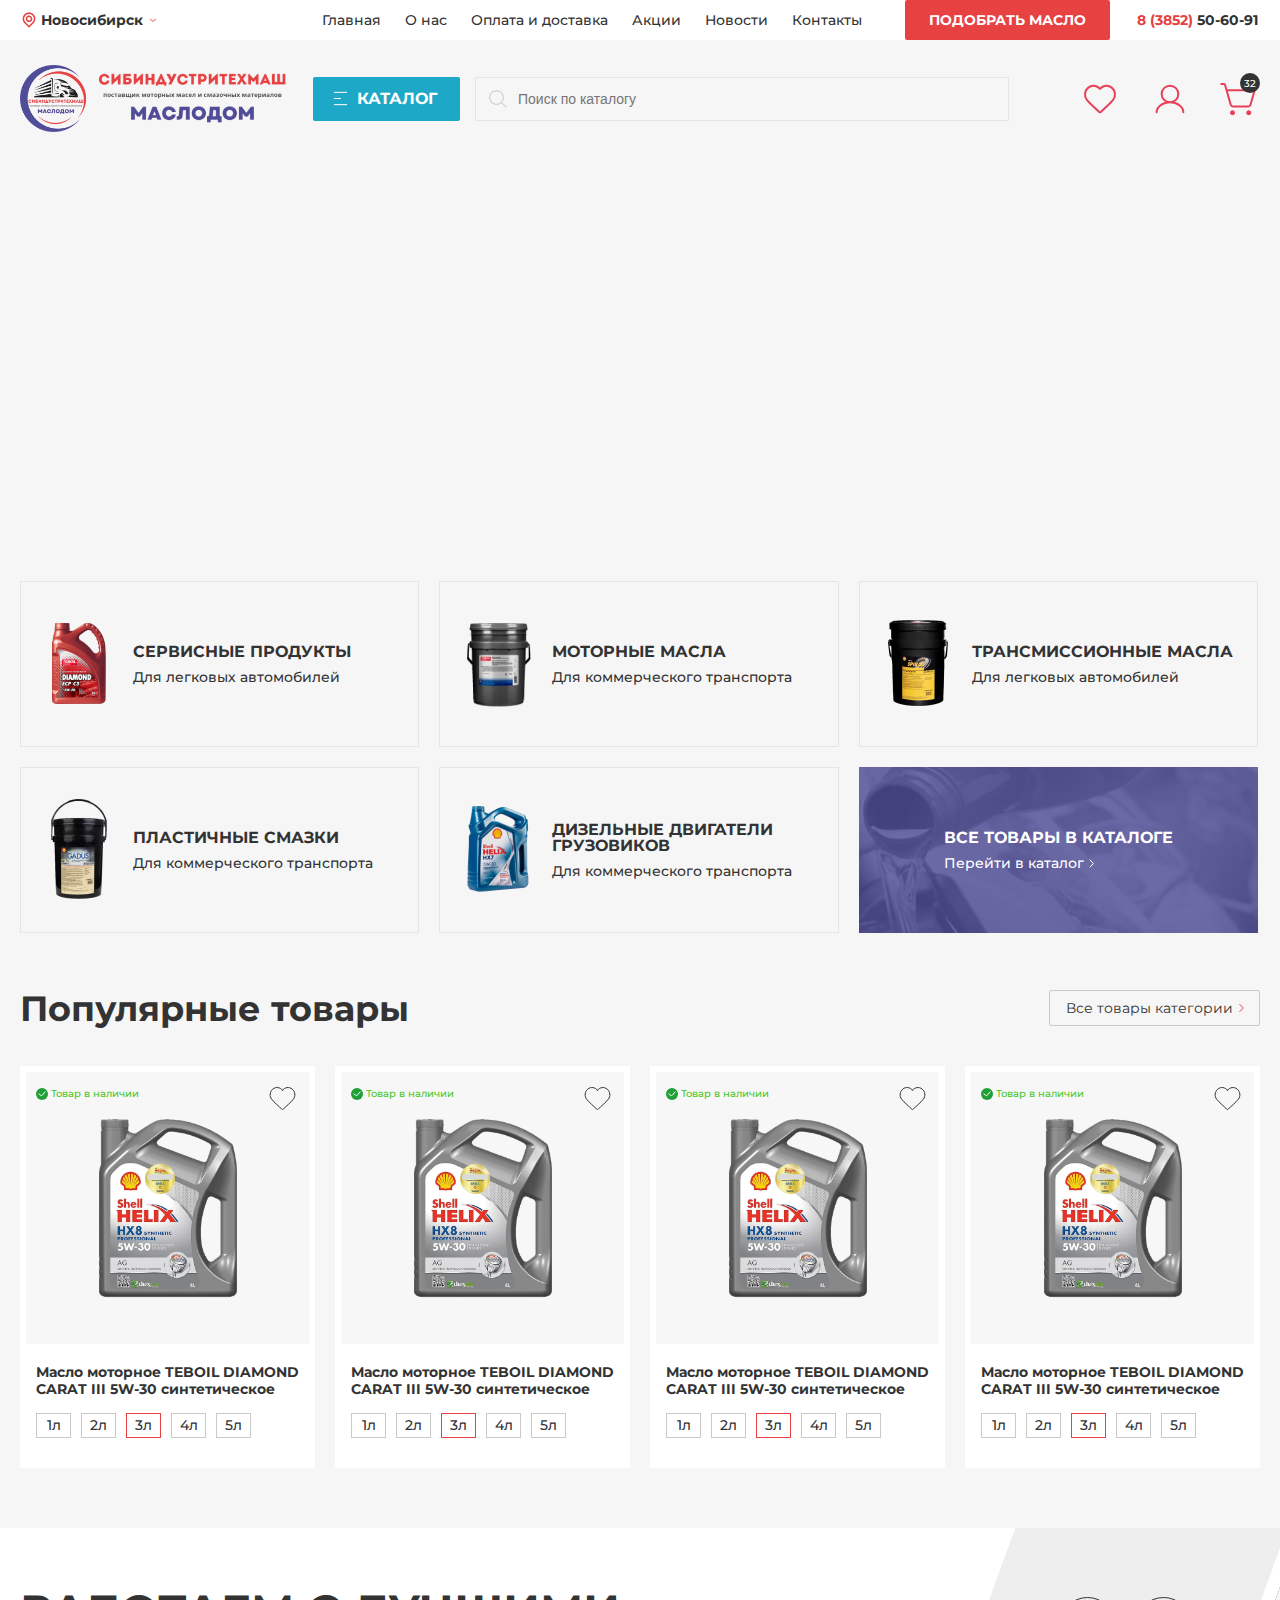
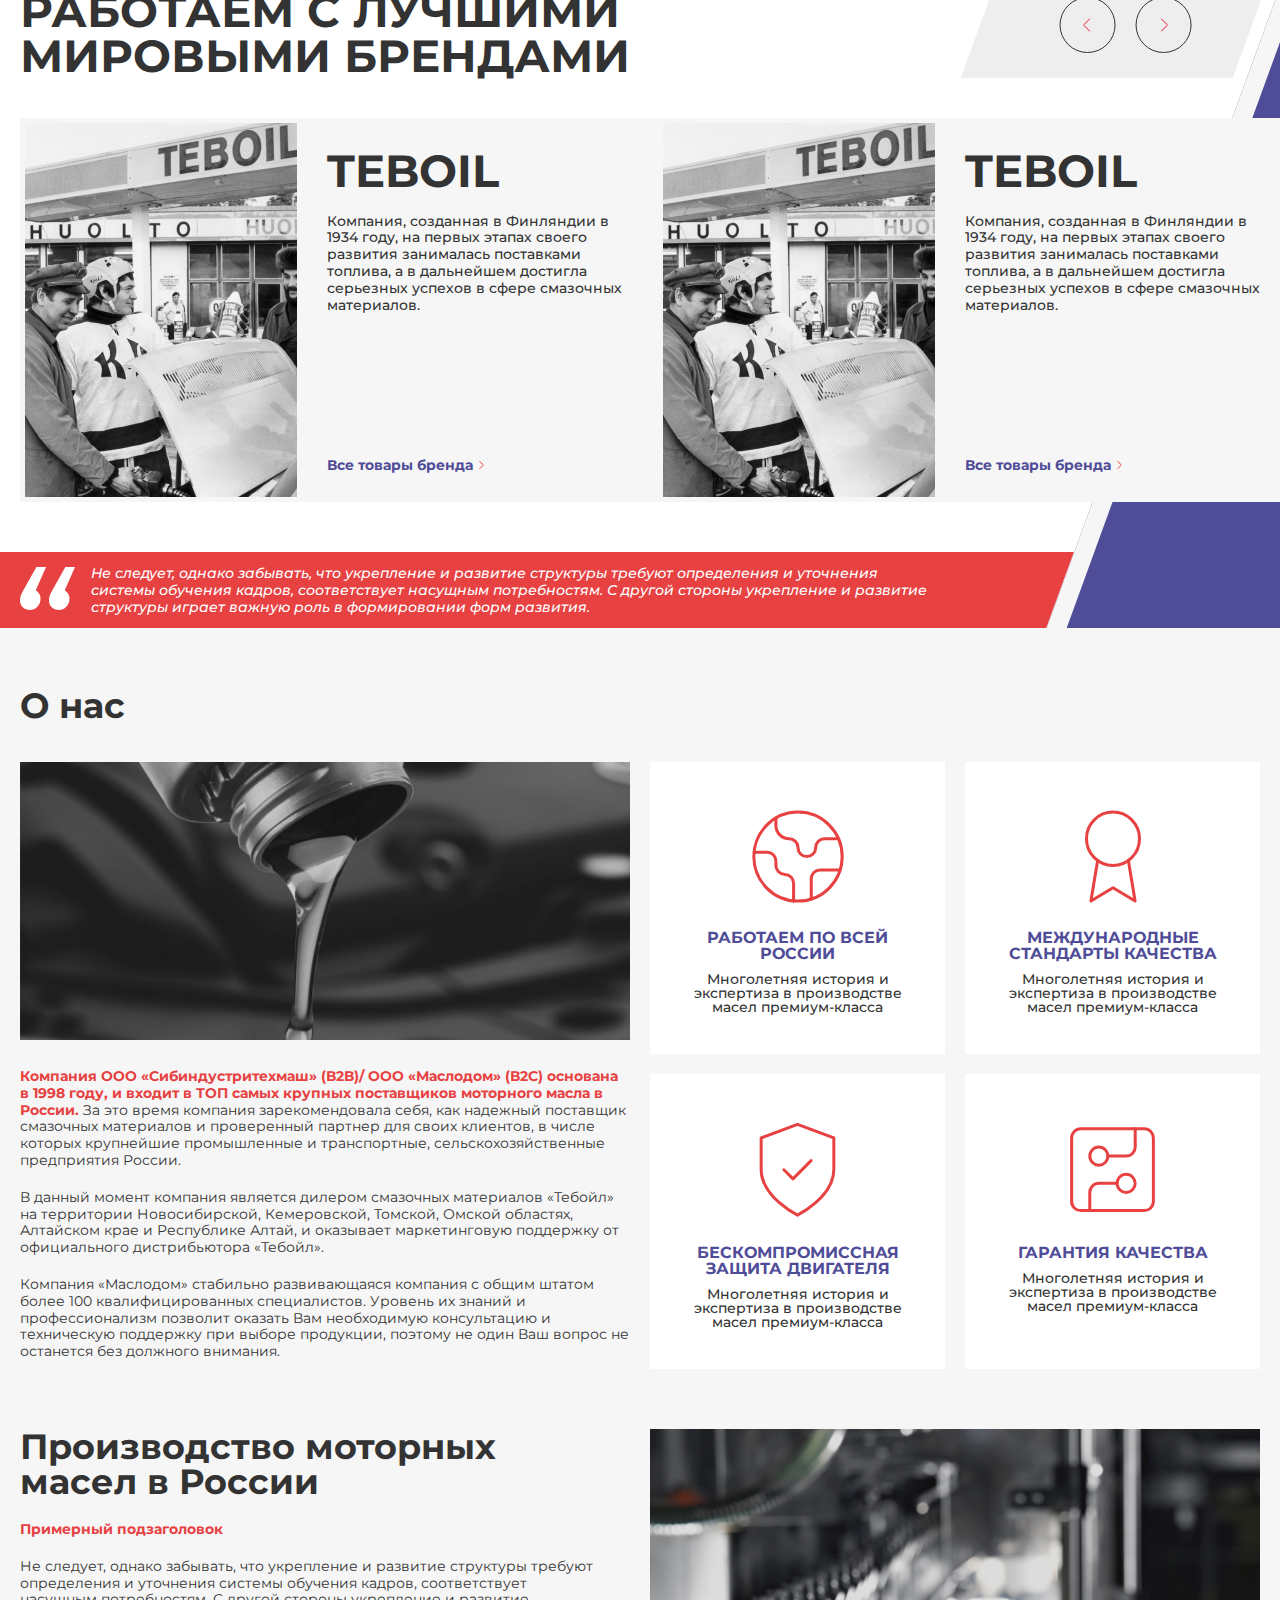
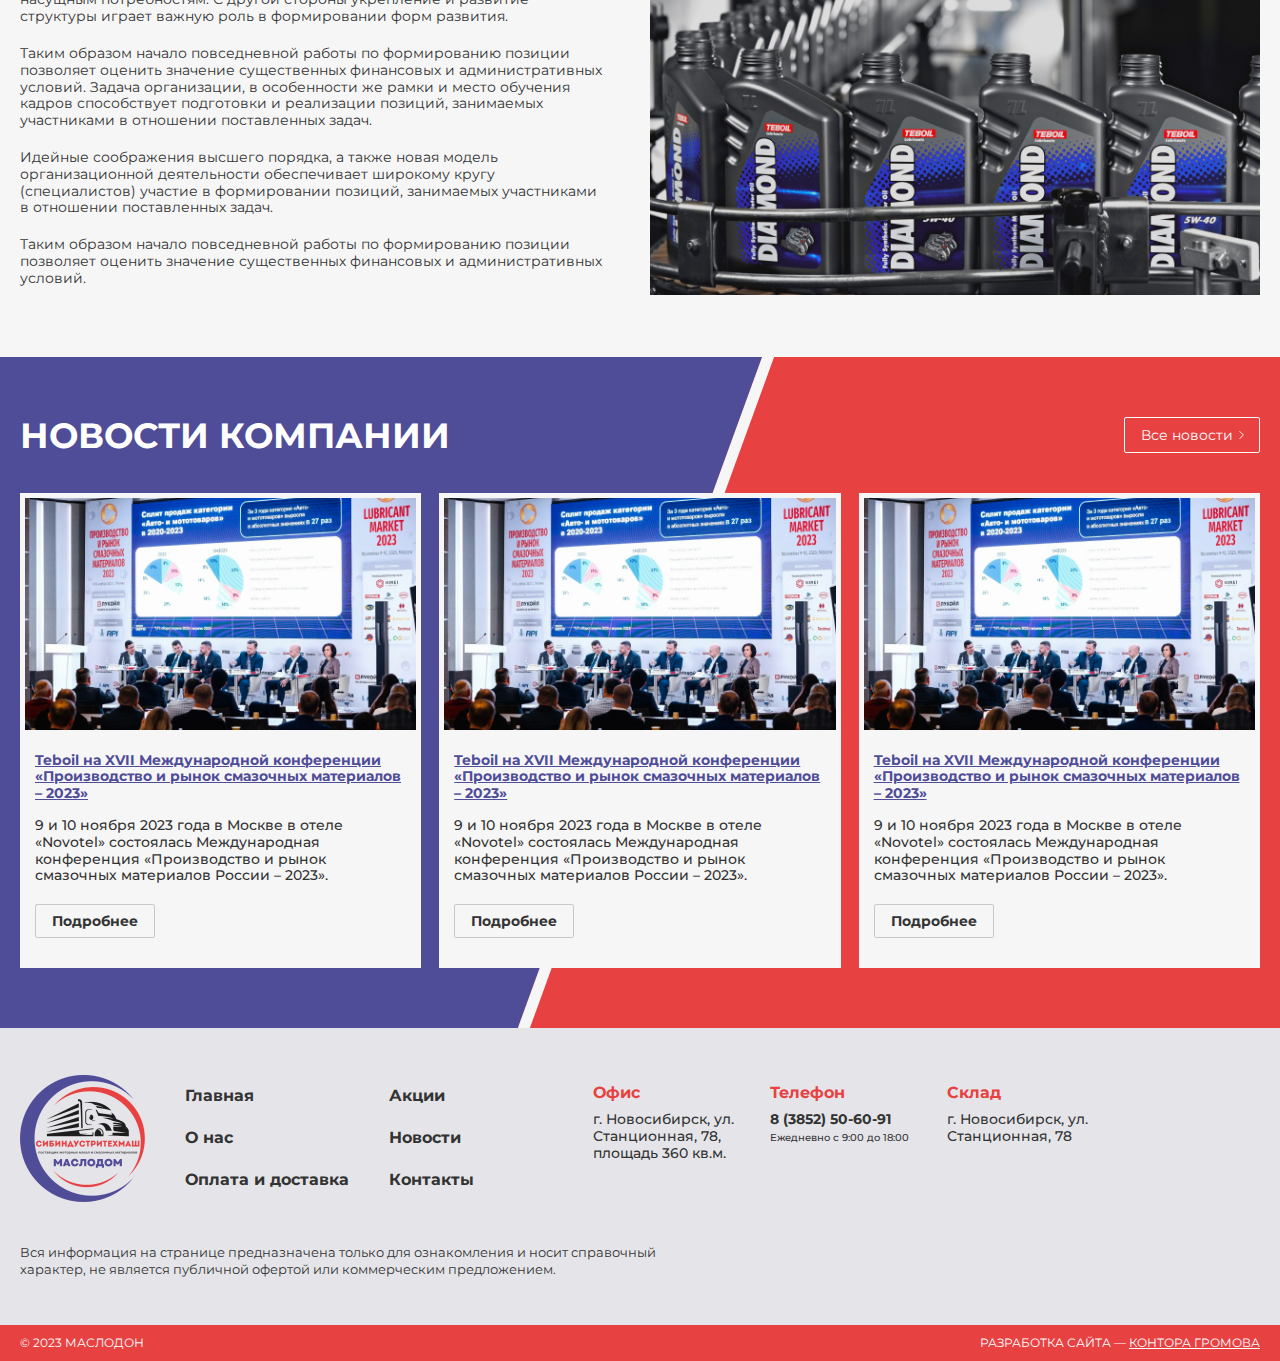
<file: main.html>
<!DOCTYPE html>
<html lang="en">
<head>
<meta charset="UTF-8">
<meta name="viewport" content="width=device-width, initial-scale=1.0">
<title>Тайтл</title>
<link rel="preconnect" href="https://fonts.googleapis.com">
<link rel="preconnect" href="https://fonts.gstatic.com" crossorigin>
<link href="https://fonts.googleapis.com/css2?family=Montserrat:ital,wght@0,100..900;1,100..900&display=swap" rel="stylesheet">
<link rel="stylesheet" href="css/swiper-bundle.min.css">
<link rel="stylesheet" href="css/main.css">
<link rel="stylesheet" href="css/styles.css">
<script src="https://code.jquery.com/jquery-3.5.1.js" integrity="sha256-QWo7LDvxbWT2tbbQ97B53yJnYU3WhH/C8ycbRAkjPDc=" crossorigin="anonymous" ></script>
</head>
<body>
<div class="site_wrapper">
<header class="header">
<div class="header_top">
<div class="block_inner">
<div class="city_block">
<div class="name">Новосибирск</div>
<ul class="city_list">
<li><a href="">Томск</a></li>
<li><a href="">Красноярск</a></li>
<li><a href="">Екатеринбург</a></li>
</ul>
</div>
<div class="logo_mob">
<a href=""><img src="files/logo-mob.png" alt=""></a>
</div>
<div class="menu_top">
<ul>
<li><a href="main.html">Главная</a></li>
<li><a href="">О нас</a></li>
<li><a href="">Оплата и доставка</a></li>
<li><a href="">Акции</a></li>
<li><a href="news-list.html">Новости</a></li>
<li><a href="contacts.html">Контакты</a></li>
</ul>
</div>
<a href="#" class="header_btn btn_button red">подобрать масло</a>
<div class="phone">
<a href="tel:8 (3852) 50-60-91"><span>8 (3852)</span> 50-60-91</a>
</div>
</div>
</div>
<div class="header_bottom">
<div class="block_inner">
<div class="logo">
<a href="main.html">
<img src="files/logo.png" alt="">
</a>
</div>
<div class="btn_catalog">Каталог</div>
<div class="search_block">
<form action="">
<input type="submit" class="search_btn">
<input type="text" class="search_input" placeholder="Поиск по каталогу">
</form>
</div>
<div class="shop_actions_btn">
<a href="featured.html" class="wish_btn"></a>
<a href="" class="login_btn"></a>
<a href="cart-page.html" class="cart_mini"><span class="count">32</span></a>
</div>
</div>
<div class="menu_top">
<ul>
<li><a href="main.html">Главная</a></li>
<li><a href="">О нас</a></li>
<li><a href="">Оплата и доставка</a></li>
<li><a href="">Акции</a></li>
<li><a href="news-list.html">Новости</a></li>
<li><a href="contacts.html">Контакты</a></li>
</ul>
</div>
<a href="#" class="header_btn btn_button red">подобрать масло</a>
</div>
</header>
<div class="content_block_wr">					<div class="top_slider_wr">
<div class="swiper mySwiper_images" data-id="mySwiper_images" data-arrow="images">
<div class="swiper-pagination"></div>
<div class="swiper-wrapper">
<div class="swiper-slide">
<div class="block_inner">
<div class="left">
<div class="inner">
<div class="title">получите 1 литр в подарок</div>
<div class="text">ПРИ ПОКУПКЕ КАНИСТРЫ МОТОРНОГО МАСЛА TEBOIL 4 ЛИТРА</div>
<a href="" class="btn_button">Узнать подробнее</a>
</div>
</div>
<div class="right">
<div class="image">
<div class="bg" style="background-image: url(files/slide1.jpg);"></div>
</div>
</div>
</div>
</div>
<div class="swiper-slide">
<div class="block_inner">
<div class="left">
<div class="inner">
<div class="title">Примерный заголовок на баннере</div>
<div class="text">Примерный текст на баннере под заголовком для примера</div>
<a href="" class="btn_button">Узнать подробнее</a>
</div>
</div>
<div class="right">
<div class="image">
<div class="bg" style="background-image: url(files/slide.jpg);"></div>
</div>
</div>
</div>
</div>
<div class="swiper-slide">
<div class="block_inner">
<div class="left">
<div class="inner">
<div class="title">Примерный заголовок на баннере</div>
<div class="text">Lorem ipsum dolor sit amet, consectetur adipisicing elit, sed do eiusmod</div>
<a href="" class="btn_button">Узнать подробнее</a>
</div>
</div>
<div class="right">
<div class="image">
<div class="bg" style="background-image: url(files/slide.jpg);"></div>
</div>
</div>
</div>
</div>
</div>
</div>
</div>
<div class="category_block_wr">
<div class="block_inner">
<a href="product-list.html" class="item">
<span class="image">
<img src="files/cat1.png" alt="">
</span>
<span class="right">
<span class="name">Сервисные продукты</span>
<span class="text">Для легковых автомобилей</span>
</span>
</a>
<a href="product-list.html" class="item">
<span class="image">
<img src="files/cat2.png" alt="">
</span>
<span class="right">
<span class="name">Моторные масла</span>
<span class="text">Для коммерческого транспорта</span>
</span>
</a>
<a href="product-list.html" class="item">
<span class="image">
<img src="files/cat3.png" alt="">
</span>
<span class="right">
<span class="name">трансмиссионные масла</span>
<span class="text">Для легковых автомобилей</span>
</span>
</a>
<a href="product-list.html" class="item">
<span class="image">
<img src="files/cat4.png" alt="">
</span>
<span class="right">
<span class="name">Пластичные смазки</span>
<span class="text">Для коммерческого транспорта</span>
</span>
</a>
<a href="product-list.html" class="item">
<span class="image">
<img src="files/cat5.png" alt="">
</span>
<span class="right">
<span class="name">Дизельные двигатели грузовиков</span>
<span class="text">Для коммерческого транспорта</span>
</span>
</a>
<a href="product-list.html" class="more">
<span class="inner">
<span class="name">Все товары в каталоге</span>
<span class="text">Перейти в каталог</span>
</span>
</a>
</div>
</div>
<div class="popular_products">
<div class="block_inner">
<div class="title_block">
<div class="title">Популярные товары</div>
<a href="product-list.html" class="btn_button border_arrow">Все товары категории</a>
</div>
<div class="inner"><div class="product_item">
<div class="image">
<div class="stock">Товар в наличии</div>
<div class="wish_button"></div>
<a href="product-page.html">
<img src="files/image.png" alt="">
</a>
</div>
<div class="name">
<a href="product-page.html">Масло моторное TEBOIL DIAMOND CARAT III 5W-30 синтетическое</a>
</div>
<div class="params_size">
<ul>
<li>1л</li>
<li>2л</li>
<li class="select">3л</li>
<li>4л</li>
<li>5л</li>
</ul>
</div>
<div class="product_bottom">
<div class="price">
<div class="current_price">9 720 ₽</div>
<div class="old_price"><span>10 000 ₽</span></div>
</div>
<div class="product_action">
<button class="btn_button buy small"><span>Купить</span></button>
<div class="amount_product">
<button class="btn_button grey quantity">-</button>
<input type="text" value="1">
<button class="btn_button grey quantity">+</button>
</div>
</div>
</div>
</div><div class="product_item">
<div class="image">
<div class="stock">Товар в наличии</div>
<div class="wish_button"></div>
<a href="product-page.html">
<img src="files/image.png" alt="">
</a>
</div>
<div class="name">
<a href="product-page.html">Масло моторное TEBOIL DIAMOND CARAT III 5W-30 синтетическое</a>
</div>
<div class="params_size">
<ul>
<li>1л</li>
<li>2л</li>
<li class="select">3л</li>
<li>4л</li>
<li>5л</li>
</ul>
</div>
<div class="product_bottom">
<div class="price">
<div class="current_price">9 720 ₽</div>
<div class="old_price"><span>10 000 ₽</span></div>
</div>
<div class="product_action">
<button class="btn_button buy small"><span>Купить</span></button>
<div class="amount_product">
<button class="btn_button grey quantity">-</button>
<input type="text" value="1">
<button class="btn_button grey quantity">+</button>
</div>
</div>
</div>
</div><div class="product_item">
<div class="image">
<div class="stock">Товар в наличии</div>
<div class="wish_button"></div>
<a href="product-page.html">
<img src="files/image.png" alt="">
</a>
</div>
<div class="name">
<a href="product-page.html">Масло моторное TEBOIL DIAMOND CARAT III 5W-30 синтетическое</a>
</div>
<div class="params_size">
<ul>
<li>1л</li>
<li>2л</li>
<li class="select">3л</li>
<li>4л</li>
<li>5л</li>
</ul>
</div>
<div class="product_bottom">
<div class="price">
<div class="current_price">9 720 ₽</div>
<div class="old_price"><span>10 000 ₽</span></div>
</div>
<div class="product_action">
<button class="btn_button buy small"><span>Купить</span></button>
<div class="amount_product">
<button class="btn_button grey quantity">-</button>
<input type="text" value="1">
<button class="btn_button grey quantity">+</button>
</div>
</div>
</div>
</div><div class="product_item">
<div class="image">
<div class="stock">Товар в наличии</div>
<div class="wish_button"></div>
<a href="product-page.html">
<img src="files/image.png" alt="">
</a>
</div>
<div class="name">
<a href="product-page.html">Масло моторное TEBOIL DIAMOND CARAT III 5W-30 синтетическое</a>
</div>
<div class="params_size">
<ul>
<li>1л</li>
<li>2л</li>
<li class="select">3л</li>
<li>4л</li>
<li>5л</li>
</ul>
</div>
<div class="product_bottom">
<div class="price">
<div class="current_price">9 720 ₽</div>
<div class="old_price"><span>10 000 ₽</span></div>
</div>
<div class="product_action">
<button class="btn_button buy small"><span>Купить</span></button>
<div class="amount_product">
<button class="btn_button grey quantity">-</button>
<input type="text" value="1">
<button class="btn_button grey quantity">+</button>
</div>
</div>
</div>
</div></div>
<a href="" class="btn_button border_arrow">Все товары категории</a>
</div>
</div>
<div class="brend_slider_block">
<div class="line"></div>
<div class="block_inner">
<div class="title_block">
<div class="title">Работаем с лучшими <br>мировыми брендами</div>
<div class="swiper_arrow">
<div class="inner_arrow">
<div class="swiper_arrow_btn swiper-brend-prev"></div>
<div class="swiper_arrow_btn swiper-brend-next"></div>
</div>
</div>
</div>
<div class="inner">
<div class="swiper mySwiper_brend" data-id="mySwiper_brend" data-arrow="brend">
<div class="swiper-wrapper">
<div class="swiper-slide">
<div class="left">
<img src="files/br.jpg" alt="">
</div>
<div class="right">
<div class="name"><a href="product-list.html">TEBOIL</a></div>
<div class="body">Компания, созданная в Финляндии в 1934 году, на первых этапах своего развития занималась поставками топлива, а в дальнейшем достигла серьезных успехов в сфере смазочных материалов.</div>
<div class="link"><a href="product-list.html" class="btn_button border_arrow read">Все товары бренда</a></div>
</div>
</div>
<div class="swiper-slide">
<div class="left">
<img src="files/br.jpg" alt="">
</div>
<div class="right">
<div class="name"><a href="product-list.html">TEBOIL</a></div>
<div class="body">Компания, созданная в Финляндии в 1934 году, на первых этапах своего развития занималась поставками топлива, а в дальнейшем достигла серьезных успехов в сфере смазочных материалов.</div>
<div class="link"><a href="product-list.html" class="btn_button border_arrow read">Все товары бренда</a></div>
</div>
</div>
<div class="swiper-slide">
<div class="left">
<img src="files/br.jpg" alt="">
</div>
<div class="right">
<div class="name"><a href="product-list.html">TEBOIL</a></div>
<div class="body">Компания, созданная в Финляндии в 1934 году, на первых этапах своего развития занималась поставками топлива, а в дальнейшем достигла серьезных успехов в сфере смазочных материалов.</div>
<div class="link"><a href="product-list.html" class="btn_button border_arrow read">Все товары бренда</a></div>
</div>
</div>
<div class="swiper-slide">
<div class="left">
<img src="files/br.jpg" alt="">
</div>
<div class="right">
<div class="name"><a href="product-list.html">TEBOIL</a></div>
<div class="body">Компания, созданная в Финляндии в 1934 году, на первых этапах своего развития занималась поставками топлива, а в дальнейшем достигла серьезных успехов в сфере смазочных материалов.</div>
<div class="link"><a href="product-list.html" class="btn_button border_arrow read">Все товары бренда</a></div>
</div>
</div>
</div>
</div>
</div>
<div class="text_block">
<div class="inner_text">
<div class="body">Не следует, однако забывать, что укрепление и развитие структуры требуют определения и уточнения системы обучения кадров, соответствует насущным потребностям. С другой стороны укрепление и развитие структуры играет важную роль в формировании форм развития.</div>
</div>
</div>
</div>
</div>
<div class="about_block_wr">
<div class="block_inner">
<div class="title">О нас</div>
<div class="inner">
<div class="main">
<img src="files/about.jpg" alt="">
<div class="body">
<p><strong style="color: #E74142;">Компания ООО «Сибиндустритехмаш» (В2В)/ ООО «Маслодом» (В2С) основана в 1998 году, и входит в ТОП самых крупных поставщиков моторного масла в России.</strong> За это время компания зарекомендовала себя, как надежный поставщик смазочных материалов и проверенный партнер для своих клиентов, в числе которых крупнейшие промышленные и транспортные, сельскохозяйственные предприятия России.</p>
<p>В данный момент компания является дилером смазочных материалов «Тебойл» на территории Новосибирской, Кемеровской, Томской, Омской областях, Алтайском крае и Республике Алтай, и оказывает маркетинговую поддержку от официального дистрибьютора «Тебойл». </p>
<p>Компания «Маслодом» стабильно развивающаяся компания с общим штатом более 100 квалифицированных специалистов. Уровень их знаний и профессионализм позволит оказать Вам необходимую консультацию и техническую поддержку при выборе продукции, поэтому не один Ваш вопрос не останется без должного внимания.</p>
</div>
</div>
<div class="right">
<div class="item">
<div class="icon">
<img src="files/icon_a1.svg" alt="">
</div>
<div class="body">
<div class="name">Работаем по всей россии</div>
<div class="text">Многолетняя история и экспертиза в производстве масел премиум-класса</div>
</div>
</div>
<div class="item">
<div class="icon">
<img src="files/icon_a2.svg" alt="">
</div>
<div class="body">
<div class="name">Международные стандарты качества</div>
<div class="text">Многолетняя история и экспертиза в производстве масел премиум-класса</div>
</div>
</div>
<div class="item">
<div class="icon">
<img src="files/icon_a3.svg" alt="">
</div>
<div class="body">
<div class="name">Бескомпромиссная защита двигателя</div>
<div class="text">Многолетняя история и экспертиза в производстве масел премиум-класса</div>
</div>
</div>
<div class="item">
<div class="icon">
<img src="files/icon_a4.svg" alt="">
</div>
<div class="body">
<div class="name">гарантия качества</div>
<div class="text">Многолетняя история и экспертиза в производстве масел премиум-класса</div>
</div>
</div>
</div>
</div>
</div>
</div>
<div class="vendor_block_wr">
<div class="block_inner">
<div class="left">
<div class="title">Производство моторных масел в России</div>
<div class="subtitle">Примерный подзаголовок</div>
<div class="body">
<p>Не следует, однако забывать, что укрепление и развитие структуры требуют определения и уточнения системы обучения кадров, соответствует насущным потребностям. С другой стороны укрепление и развитие структуры играет важную роль в формировании форм развития.</p>
<p>Таким образом начало повседневной работы по формированию позиции позволяет оценить значение существенных финансовых и административных условий. Задача организации, в особенности же рамки и место обучения кадров способствует подготовки и реализации позиций, занимаемых участниками в отношении поставленных задач.</p>
<p>Идейные соображения высшего порядка, а также новая модель организационной деятельности обеспечивает широкому кругу (специалистов) участие в формировании позиций, занимаемых участниками в отношении поставленных задач.</p>
<p>Таким образом начало повседневной работы по формированию позиции позволяет оценить значение существенных финансовых и административных условий.</p>
</div>
</div>
<div class="right"><img src="files/about2.jpg" alt=""></div>
</div>
</div>
<div class="news_block_wr">
<div class="block_inner">
<div class="title_block">
<div class="title">Новости компании</div>
<a href="news-list.html" class="btn_button border_wh_arrow">Все новости</a>
</div>
<div class="inner"><div class="news_item">
<div class="image">
<a href=""><img src="files/news1.jpg" alt=""></a>
</div>
<div class="name"><a href="">Teboil на XVII Международной конференции «Производство и рынок смазочных материалов – 2023»</a></div>
<div class="body">9 и 10 ноября 2023 года в Москве в отеле «Novotel» состоялась Международная конференция «Производство и рынок смазочных материалов России – 2023».</div>
<div class="bottom"><a href="" class="btn_button border_grey">Подробнее</a></div>
</div><div class="news_item">
<div class="image">
<a href=""><img src="files/news1.jpg" alt=""></a>
</div>
<div class="name"><a href="">Teboil на XVII Международной конференции «Производство и рынок смазочных материалов – 2023»</a></div>
<div class="body">9 и 10 ноября 2023 года в Москве в отеле «Novotel» состоялась Международная конференция «Производство и рынок смазочных материалов России – 2023».</div>
<div class="bottom"><a href="" class="btn_button border_grey">Подробнее</a></div>
</div><div class="news_item">
<div class="image">
<a href=""><img src="files/news1.jpg" alt=""></a>
</div>
<div class="name"><a href="">Teboil на XVII Международной конференции «Производство и рынок смазочных материалов – 2023»</a></div>
<div class="body">9 и 10 ноября 2023 года в Москве в отеле «Novotel» состоялась Международная конференция «Производство и рынок смазочных материалов России – 2023».</div>
<div class="bottom"><a href="" class="btn_button border_grey">Подробнее</a></div>
</div></div>
</div>
</div></div>
<footer class="footer">
<div class="footer_top">
<div class="block_inner">
<div class="logo">
<a href="main.html">
<img src="files/logo_footer.png" alt="">
</a>
</div>
<div class="footer_menu">
<ul>
<li><a href="main.html">Главная</a></li>
<li><a href="">О нас</a></li>
<li><a href="">Оплата и доставка</a></li>
<li><a href="">Акции</a></li>
<li><a href="news-list.html">Новости</a></li>
<li><a href="contacts.html">Контакты</a></li>
</ul>
</div>
<div class="contacts_block">
<div class="item">
<div class="name">Офис</div>
<div class="body">г. Новосибирск, ул. Станционная, 78, площадь 360 кв.м.</div>
</div>
<div class="item phone">
<div class="name">Телефон</div>
<div class="body"><a href="tel:8 (3852) 50-60-91">8 (3852) 50-60-91</a><br>Ежедневно с 9:00 до 18:00</div>
</div>
<div class="item">
<div class="name">Склад</div>
<div class="body">г. Новосибирск, ул. Станционная, 78</div>
</div>
</div>
<div class="text_footer">
<div class="body">Вся информация на странице предназначена только для ознакомления и носит справочный характер, не является публичной офертой или коммерческим предложением.</div>
</div>
</div>
</div>
<div class="footer_bottom">
<div class="block_inner">
<div class="copy">© 2023 Маслодон</div>
<div class="dev_copy">Разработка сайта  —  <a href="">Контора Громова</a></div>
</div>
</div>
</footer>					
</div>
<script src="js/swiper-bundle.min.js"></script>
<script src="js/main.js"></script>
</body>
</html>
</file>
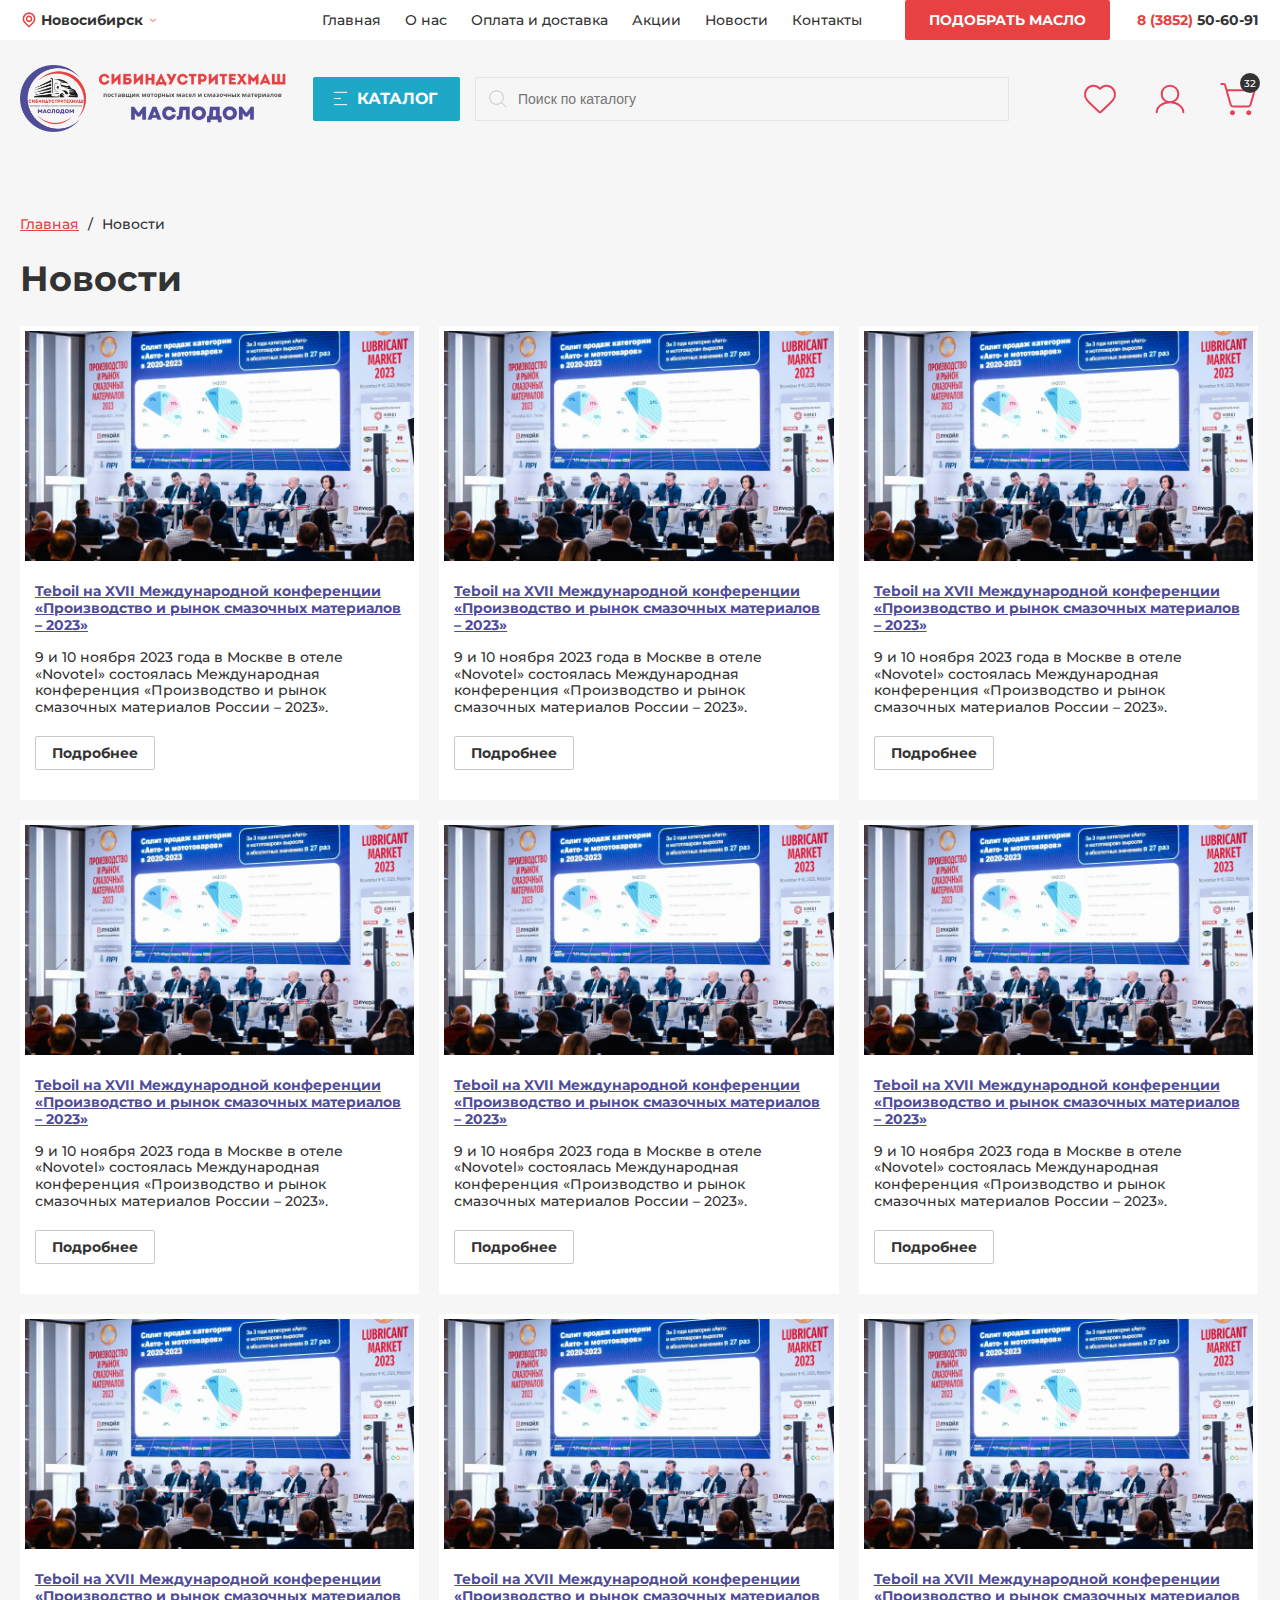
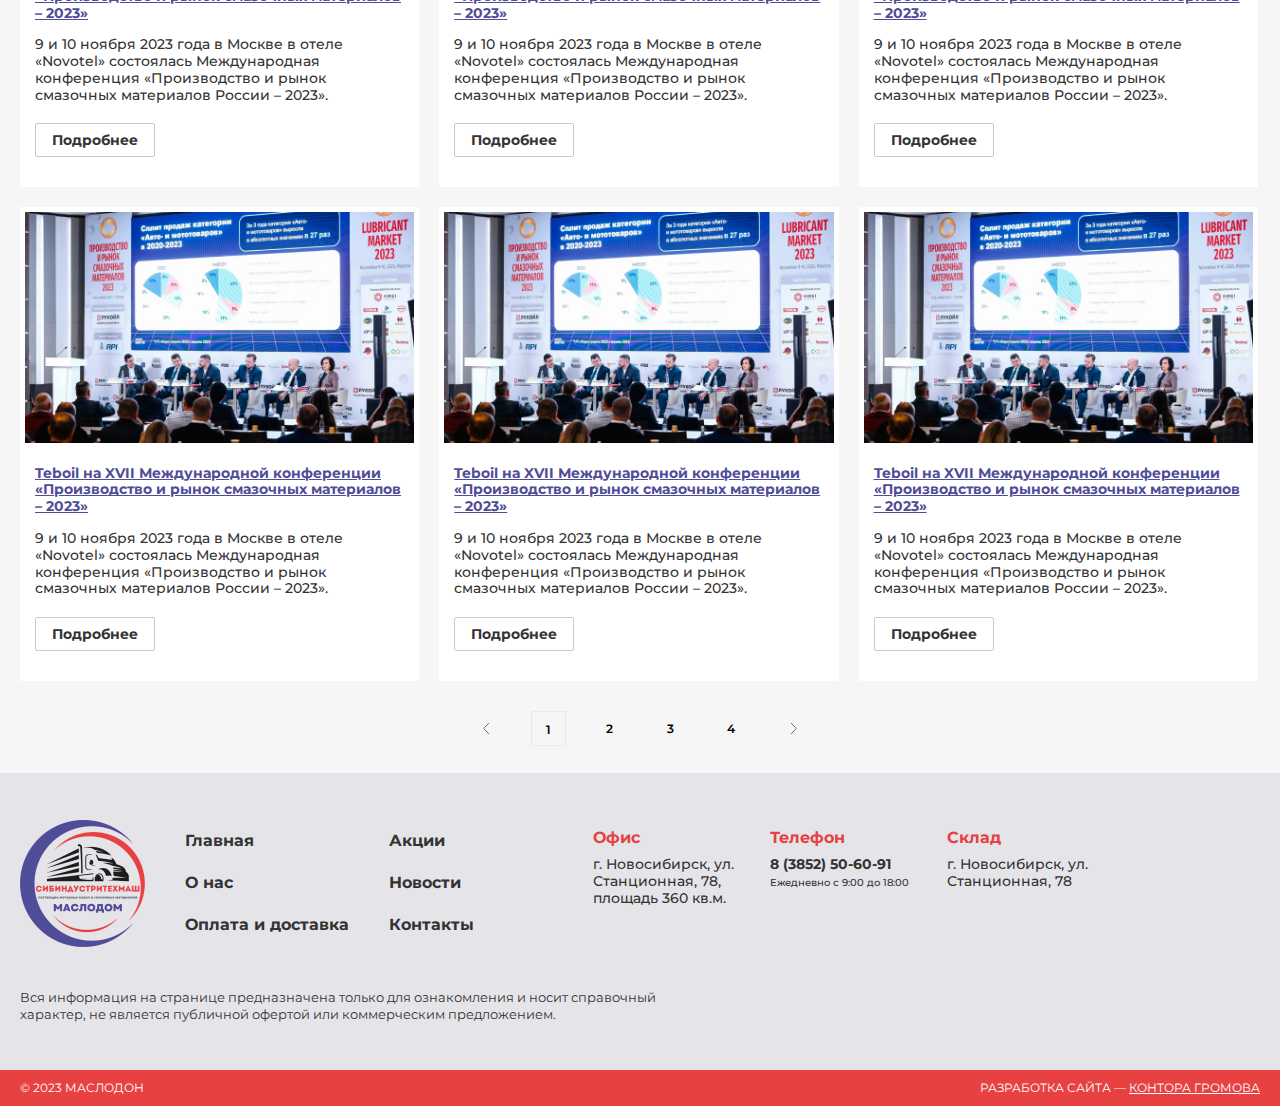
<file: news-list.html>
<!DOCTYPE html>
<html lang="en">
<head>
<meta charset="UTF-8">
<meta name="viewport" content="width=device-width, initial-scale=1.0">
<title>Тайтл</title>
<link rel="preconnect" href="https://fonts.googleapis.com">
<link rel="preconnect" href="https://fonts.gstatic.com" crossorigin>
<link href="https://fonts.googleapis.com/css2?family=Montserrat:ital,wght@0,100..900;1,100..900&display=swap" rel="stylesheet">
<link rel="stylesheet" href="css/swiper-bundle.min.css">
<link rel="stylesheet" href="css/main.css">
<link rel="stylesheet" href="css/styles.css">
<script src="https://code.jquery.com/jquery-3.5.1.js" integrity="sha256-QWo7LDvxbWT2tbbQ97B53yJnYU3WhH/C8ycbRAkjPDc=" crossorigin="anonymous" ></script>
</head>
<body>
<div class="site_wrapper">
<header class="header">
<div class="header_top">
<div class="block_inner">
<div class="city_block">
<div class="name">Новосибирск</div>
<ul class="city_list">
<li><a href="">Томск</a></li>
<li><a href="">Красноярск</a></li>
<li><a href="">Екатеринбург</a></li>
</ul>
</div>
<div class="logo_mob">
<a href=""><img src="files/logo-mob.png" alt=""></a>
</div>
<div class="menu_top">
<ul>
<li><a href="main.html">Главная</a></li>
<li><a href="">О нас</a></li>
<li><a href="">Оплата и доставка</a></li>
<li><a href="">Акции</a></li>
<li><a href="news-list.html">Новости</a></li>
<li><a href="contacts.html">Контакты</a></li>
</ul>
</div>
<a href="#" class="header_btn btn_button red">подобрать масло</a>
<div class="phone">
<a href="tel:8 (3852) 50-60-91"><span>8 (3852)</span> 50-60-91</a>
</div>
</div>
</div>
<div class="header_bottom">
<div class="block_inner">
<div class="logo">
<a href="main.html">
<img src="files/logo.png" alt="">
</a>
</div>
<div class="btn_catalog">Каталог</div>
<div class="search_block">
<form action="">
<input type="submit" class="search_btn">
<input type="text" class="search_input" placeholder="Поиск по каталогу">
</form>
</div>
<div class="shop_actions_btn">
<a href="featured.html" class="wish_btn"></a>
<a href="" class="login_btn"></a>
<a href="cart-page.html" class="cart_mini"><span class="count">32</span></a>
</div>
</div>
<div class="menu_top">
<ul>
<li><a href="main.html">Главная</a></li>
<li><a href="">О нас</a></li>
<li><a href="">Оплата и доставка</a></li>
<li><a href="">Акции</a></li>
<li><a href="news-list.html">Новости</a></li>
<li><a href="contacts.html">Контакты</a></li>
</ul>
</div>
<a href="#" class="header_btn btn_button red">подобрать масло</a>
</div>
</header>
<div class="content_block_wr">					<div class="page_content_wrapper">
<div class="block_inner">
<div class="path_block">
<a href="">Главная</a><span>/</span>Новости
</div>
<div class="panel_top">
<h1>Новости</h1>
</div>
<div class="content_inner_wrapper">
<div class="right_content">
<div class="news_list"><div class="news_item">
<div class="image">
<a href=""><img src="files/news1.jpg" alt=""></a>
</div>
<div class="name"><a href="">Teboil на XVII Международной конференции «Производство и рынок смазочных материалов – 2023»</a></div>
<div class="body">9 и 10 ноября 2023 года в Москве в отеле «Novotel» состоялась Международная конференция «Производство и рынок смазочных материалов России – 2023».</div>
<div class="bottom"><a href="" class="btn_button border_grey">Подробнее</a></div>
</div><div class="news_item">
<div class="image">
<a href=""><img src="files/news1.jpg" alt=""></a>
</div>
<div class="name"><a href="">Teboil на XVII Международной конференции «Производство и рынок смазочных материалов – 2023»</a></div>
<div class="body">9 и 10 ноября 2023 года в Москве в отеле «Novotel» состоялась Международная конференция «Производство и рынок смазочных материалов России – 2023».</div>
<div class="bottom"><a href="" class="btn_button border_grey">Подробнее</a></div>
</div><div class="news_item">
<div class="image">
<a href=""><img src="files/news1.jpg" alt=""></a>
</div>
<div class="name"><a href="">Teboil на XVII Международной конференции «Производство и рынок смазочных материалов – 2023»</a></div>
<div class="body">9 и 10 ноября 2023 года в Москве в отеле «Novotel» состоялась Международная конференция «Производство и рынок смазочных материалов России – 2023».</div>
<div class="bottom"><a href="" class="btn_button border_grey">Подробнее</a></div>
</div><div class="news_item">
<div class="image">
<a href=""><img src="files/news1.jpg" alt=""></a>
</div>
<div class="name"><a href="">Teboil на XVII Международной конференции «Производство и рынок смазочных материалов – 2023»</a></div>
<div class="body">9 и 10 ноября 2023 года в Москве в отеле «Novotel» состоялась Международная конференция «Производство и рынок смазочных материалов России – 2023».</div>
<div class="bottom"><a href="" class="btn_button border_grey">Подробнее</a></div>
</div><div class="news_item">
<div class="image">
<a href=""><img src="files/news1.jpg" alt=""></a>
</div>
<div class="name"><a href="">Teboil на XVII Международной конференции «Производство и рынок смазочных материалов – 2023»</a></div>
<div class="body">9 и 10 ноября 2023 года в Москве в отеле «Novotel» состоялась Международная конференция «Производство и рынок смазочных материалов России – 2023».</div>
<div class="bottom"><a href="" class="btn_button border_grey">Подробнее</a></div>
</div><div class="news_item">
<div class="image">
<a href=""><img src="files/news1.jpg" alt=""></a>
</div>
<div class="name"><a href="">Teboil на XVII Международной конференции «Производство и рынок смазочных материалов – 2023»</a></div>
<div class="body">9 и 10 ноября 2023 года в Москве в отеле «Novotel» состоялась Международная конференция «Производство и рынок смазочных материалов России – 2023».</div>
<div class="bottom"><a href="" class="btn_button border_grey">Подробнее</a></div>
</div><div class="news_item">
<div class="image">
<a href=""><img src="files/news1.jpg" alt=""></a>
</div>
<div class="name"><a href="">Teboil на XVII Международной конференции «Производство и рынок смазочных материалов – 2023»</a></div>
<div class="body">9 и 10 ноября 2023 года в Москве в отеле «Novotel» состоялась Международная конференция «Производство и рынок смазочных материалов России – 2023».</div>
<div class="bottom"><a href="" class="btn_button border_grey">Подробнее</a></div>
</div><div class="news_item">
<div class="image">
<a href=""><img src="files/news1.jpg" alt=""></a>
</div>
<div class="name"><a href="">Teboil на XVII Международной конференции «Производство и рынок смазочных материалов – 2023»</a></div>
<div class="body">9 и 10 ноября 2023 года в Москве в отеле «Novotel» состоялась Международная конференция «Производство и рынок смазочных материалов России – 2023».</div>
<div class="bottom"><a href="" class="btn_button border_grey">Подробнее</a></div>
</div><div class="news_item">
<div class="image">
<a href=""><img src="files/news1.jpg" alt=""></a>
</div>
<div class="name"><a href="">Teboil на XVII Международной конференции «Производство и рынок смазочных материалов – 2023»</a></div>
<div class="body">9 и 10 ноября 2023 года в Москве в отеле «Novotel» состоялась Международная конференция «Производство и рынок смазочных материалов России – 2023».</div>
<div class="bottom"><a href="" class="btn_button border_grey">Подробнее</a></div>
</div><div class="news_item">
<div class="image">
<a href=""><img src="files/news1.jpg" alt=""></a>
</div>
<div class="name"><a href="">Teboil на XVII Международной конференции «Производство и рынок смазочных материалов – 2023»</a></div>
<div class="body">9 и 10 ноября 2023 года в Москве в отеле «Novotel» состоялась Международная конференция «Производство и рынок смазочных материалов России – 2023».</div>
<div class="bottom"><a href="" class="btn_button border_grey">Подробнее</a></div>
</div><div class="news_item">
<div class="image">
<a href=""><img src="files/news1.jpg" alt=""></a>
</div>
<div class="name"><a href="">Teboil на XVII Международной конференции «Производство и рынок смазочных материалов – 2023»</a></div>
<div class="body">9 и 10 ноября 2023 года в Москве в отеле «Novotel» состоялась Международная конференция «Производство и рынок смазочных материалов России – 2023».</div>
<div class="bottom"><a href="" class="btn_button border_grey">Подробнее</a></div>
</div><div class="news_item">
<div class="image">
<a href=""><img src="files/news1.jpg" alt=""></a>
</div>
<div class="name"><a href="">Teboil на XVII Международной конференции «Производство и рынок смазочных материалов – 2023»</a></div>
<div class="body">9 и 10 ноября 2023 года в Москве в отеле «Novotel» состоялась Международная конференция «Производство и рынок смазочных материалов России – 2023».</div>
<div class="bottom"><a href="" class="btn_button border_grey">Подробнее</a></div>
</div></div>
<div class="btn_nore_product btn_mobile">Ещё новости</div>
<div class="page_list">
<ul>
<li><a href="" class="arrow arrow_left"></a></li>
<li><span class="number">1</span></li>
<li><a href="" class="number">2</a></li>
<li><a href="" class="number">3</a></li>
<li><a href="" class="number">4</a></li>
<li><a href="" class="arrow arrow_right"></a></li>
</ul>
</div>
</div>
</div>
</div>
</div></div>
<footer class="footer">
<div class="footer_top">
<div class="block_inner">
<div class="logo">
<a href="main.html">
<img src="files/logo_footer.png" alt="">
</a>
</div>
<div class="footer_menu">
<ul>
<li><a href="main.html">Главная</a></li>
<li><a href="">О нас</a></li>
<li><a href="">Оплата и доставка</a></li>
<li><a href="">Акции</a></li>
<li><a href="news-list.html">Новости</a></li>
<li><a href="contacts.html">Контакты</a></li>
</ul>
</div>
<div class="contacts_block">
<div class="item">
<div class="name">Офис</div>
<div class="body">г. Новосибирск, ул. Станционная, 78, площадь 360 кв.м.</div>
</div>
<div class="item phone">
<div class="name">Телефон</div>
<div class="body"><a href="tel:8 (3852) 50-60-91">8 (3852) 50-60-91</a><br>Ежедневно с 9:00 до 18:00</div>
</div>
<div class="item">
<div class="name">Склад</div>
<div class="body">г. Новосибирск, ул. Станционная, 78</div>
</div>
</div>
<div class="text_footer">
<div class="body">Вся информация на странице предназначена только для ознакомления и носит справочный характер, не является публичной офертой или коммерческим предложением.</div>
</div>
</div>
</div>
<div class="footer_bottom">
<div class="block_inner">
<div class="copy">© 2023 Маслодон</div>
<div class="dev_copy">Разработка сайта  —  <a href="">Контора Громова</a></div>
</div>
</div>
</footer>					
</div>
<script src="js/swiper-bundle.min.js"></script>
<script src="js/main.js"></script>
</body>
</html>
</file>
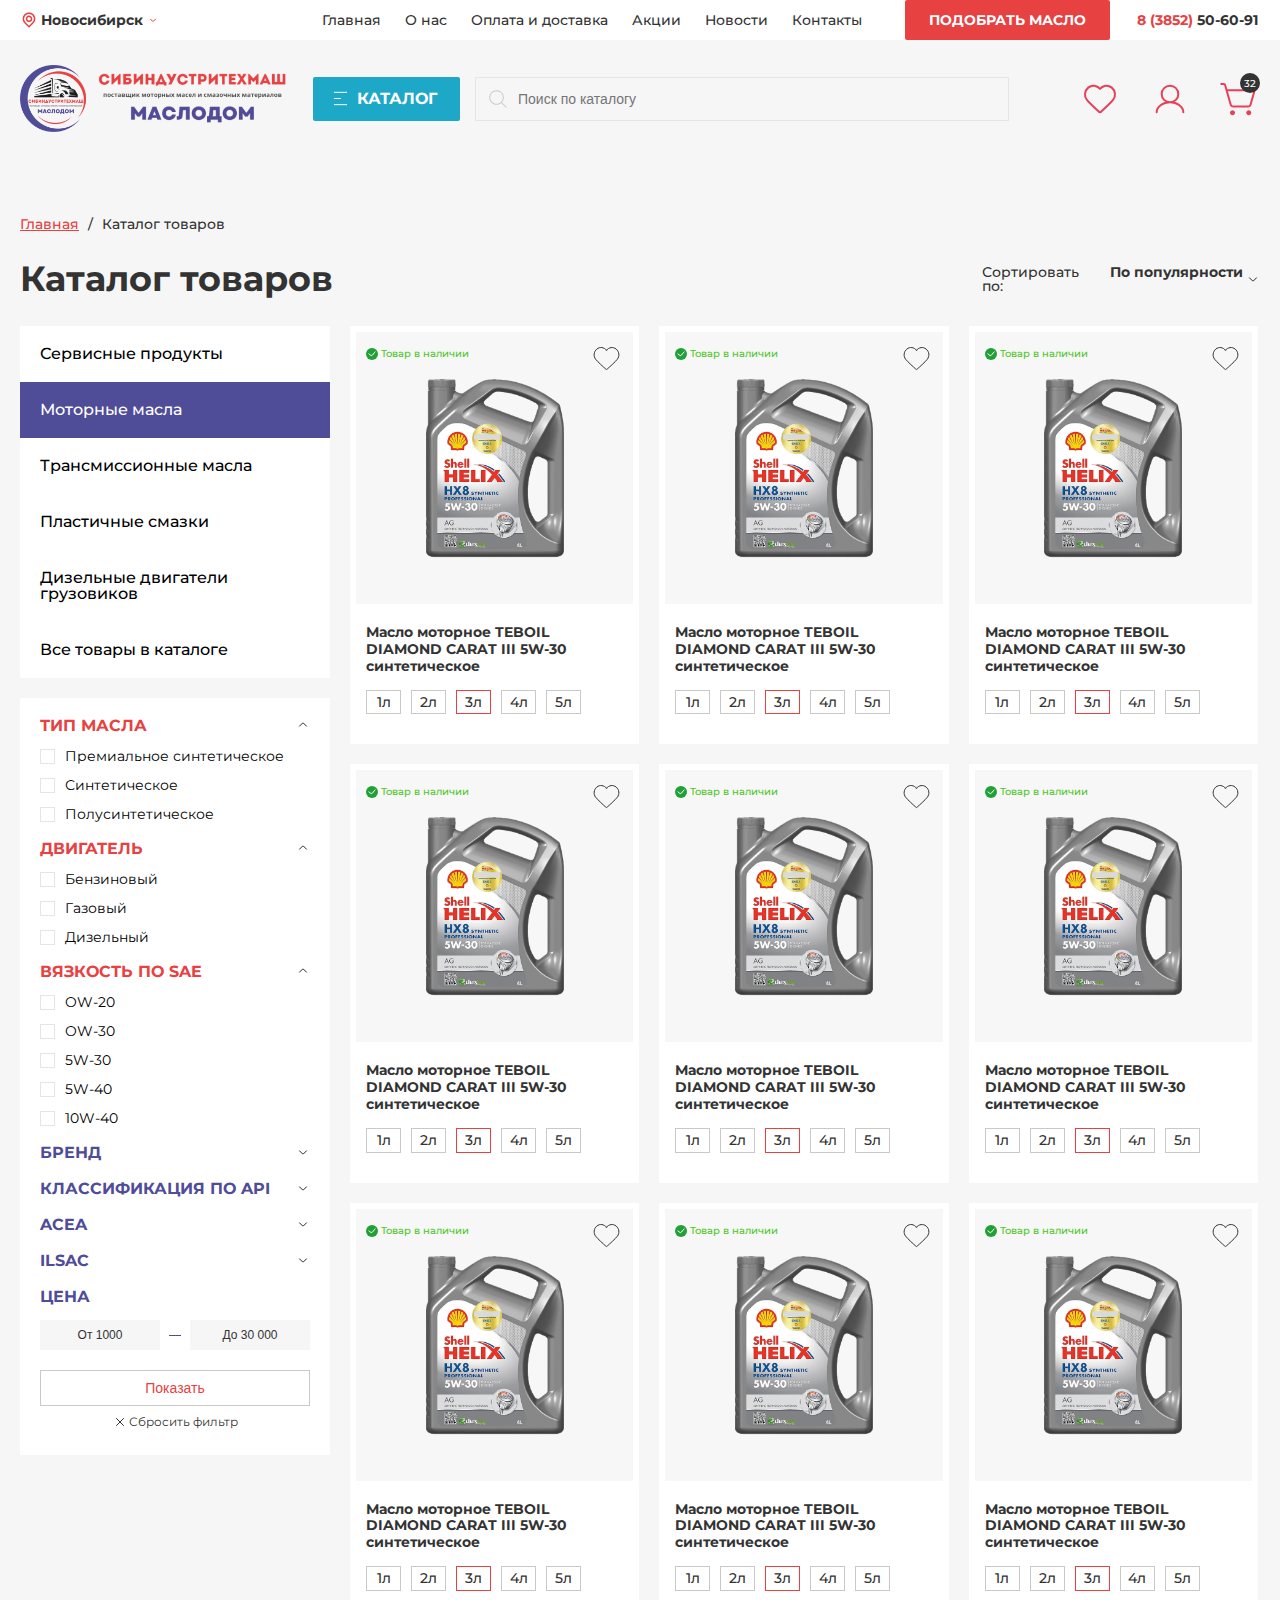
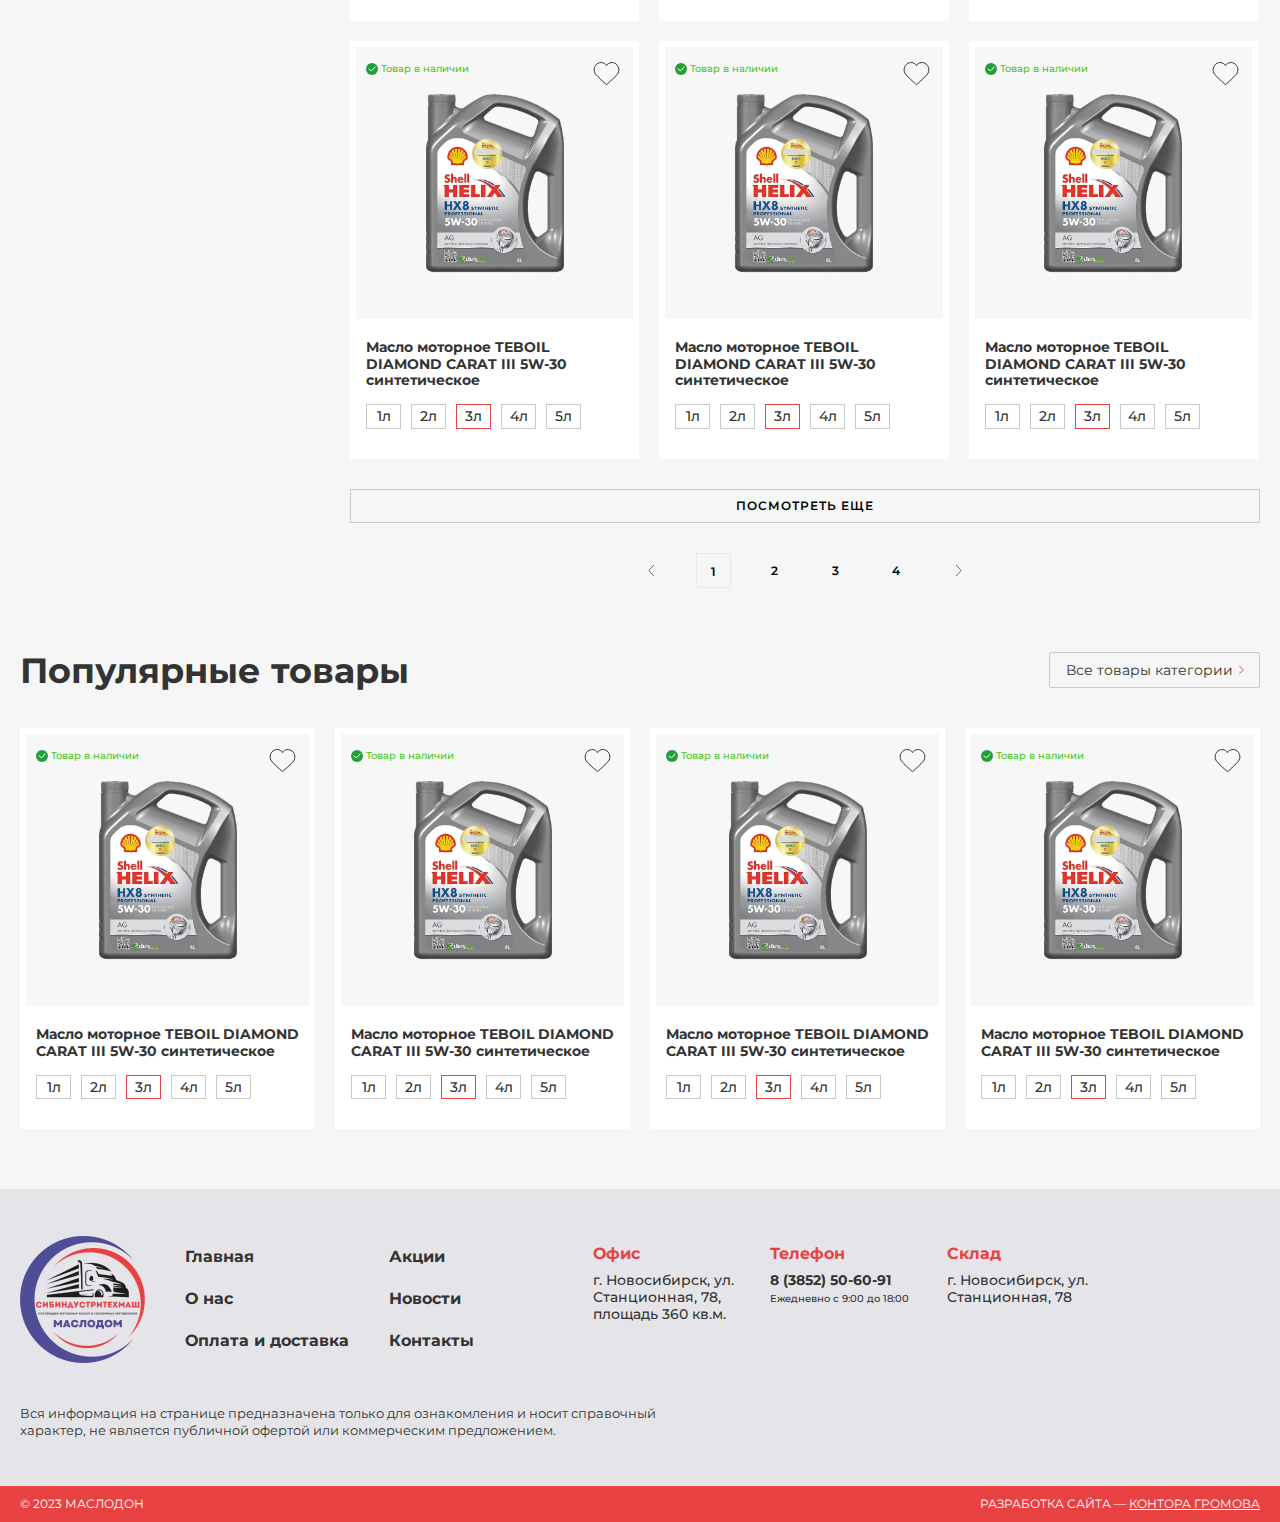
<file: product-list.html>
<!DOCTYPE html>
<html lang="en">
<head>
<meta charset="UTF-8">
<meta name="viewport" content="width=device-width, initial-scale=1.0">
<title>Тайтл</title>
<link rel="preconnect" href="https://fonts.googleapis.com">
<link rel="preconnect" href="https://fonts.gstatic.com" crossorigin>
<link href="https://fonts.googleapis.com/css2?family=Montserrat:ital,wght@0,100..900;1,100..900&display=swap" rel="stylesheet">
<link rel="stylesheet" href="css/swiper-bundle.min.css">
<link rel="stylesheet" href="css/main.css">
<link rel="stylesheet" href="css/styles.css">
<script src="https://code.jquery.com/jquery-3.5.1.js" integrity="sha256-QWo7LDvxbWT2tbbQ97B53yJnYU3WhH/C8ycbRAkjPDc=" crossorigin="anonymous" ></script>
</head>
<body>
<div class="site_wrapper">
<header class="header">
<div class="header_top">
<div class="block_inner">
<div class="city_block">
<div class="name">Новосибирск</div>
<ul class="city_list">
<li><a href="">Томск</a></li>
<li><a href="">Красноярск</a></li>
<li><a href="">Екатеринбург</a></li>
</ul>
</div>
<div class="logo_mob">
<a href=""><img src="files/logo-mob.png" alt=""></a>
</div>
<div class="menu_top">
<ul>
<li><a href="main.html">Главная</a></li>
<li><a href="">О нас</a></li>
<li><a href="">Оплата и доставка</a></li>
<li><a href="">Акции</a></li>
<li><a href="news-list.html">Новости</a></li>
<li><a href="contacts.html">Контакты</a></li>
</ul>
</div>
<a href="#" class="header_btn btn_button red">подобрать масло</a>
<div class="phone">
<a href="tel:8 (3852) 50-60-91"><span>8 (3852)</span> 50-60-91</a>
</div>
</div>
</div>
<div class="header_bottom">
<div class="block_inner">
<div class="logo">
<a href="main.html">
<img src="files/logo.png" alt="">
</a>
</div>
<div class="btn_catalog">Каталог</div>
<div class="search_block">
<form action="">
<input type="submit" class="search_btn">
<input type="text" class="search_input" placeholder="Поиск по каталогу">
</form>
</div>
<div class="shop_actions_btn">
<a href="featured.html" class="wish_btn"></a>
<a href="" class="login_btn"></a>
<a href="cart-page.html" class="cart_mini"><span class="count">32</span></a>
</div>
</div>
<div class="menu_top">
<ul>
<li><a href="main.html">Главная</a></li>
<li><a href="">О нас</a></li>
<li><a href="">Оплата и доставка</a></li>
<li><a href="">Акции</a></li>
<li><a href="news-list.html">Новости</a></li>
<li><a href="contacts.html">Контакты</a></li>
</ul>
</div>
<a href="#" class="header_btn btn_button red">подобрать масло</a>
</div>
</header>
<div class="content_block_wr">					<div class="page_content_wrapper">
<div class="block_inner">
<div class="path_block">
<a href="">Главная</a><span>/</span>Каталог товаров
</div>
<div class="panel_top">
<h1>Каталог товаров</h1>
<div class="soart_block">
<div class="name">Сортировать по:</div>
<div class="soart_main">
<div class="soart_name">По популярности</div>
<ul class="soart_list">
<li><a href="" class="active">По популярности</a></li>
<li><a href="">По умолчанию</a></li>
<li><a href="">По наличию</a></li>
</ul>
</div>
</div>
</div>
<div class="content_inner_wrapper product_list_page">
<div class="left_panel">
<div class="categor_list">
<ul>
<li><a href="product-list.html">Сервисные продукты</a></li>
<li class="opened"><a href="product-list.html">Моторные масла</a></li>
<li><a href="product-list.html">Трансмиссионные масла</a></li>
<li><a href="product-list.html">Пластичные смазки</a></li>
<li><a href="product-list.html">Дизельные двигатели грузовиков</a></li>
<li><a href="product-list.html">Все товары в каталоге</a></li>
</ul>
</div>
<div class="filter_panel">
<div class="filter_btn_mobile">Парметры товаров</div>
<div class="filter_panel_inner">
<div class="filter_field active">
<div class="filter_field_name">Тип масла</div>
<div class="filter_field_body">
<ul>
<li><label><input type="checkbox"><i></i>Премиальное синтетическое</label></li>
<li><label><input type="checkbox"><i></i>Синтетическое</label></li>
<li><label><input type="checkbox"><i></i>Полусинтетическое</label></li>
</ul>
</div>
</div>
<div class="filter_field active">
<div class="filter_field_name">Двигатель</div>
<div class="filter_field_body">
<ul>
<li><label><input type="checkbox"><i></i>Бензиновый</label></li>
<li><label><input type="checkbox"><i></i>Газовый</label></li>
<li><label><input type="checkbox"><i></i>Дизельный</label></li>
</ul>
</div>
</div>
<div class="filter_field active">
<div class="filter_field_name">Вязкость по SAE</div>
<div class="filter_field_body">
<ul>
<li><label><input type="checkbox"><i></i>OW-20</label></li>
<li><label><input type="checkbox"><i></i>OW-30</label></li>
<li><label><input type="checkbox"><i></i>5W-30</label></li>
<li><label><input type="checkbox"><i></i>5W-40</label></li>
<li><label><input type="checkbox"><i></i>10W-40</label></li>
</ul>
</div>
</div>
<div class="filter_field">
<div class="filter_field_name">Бренд</div>
<div class="filter_field_body">
<ul>
<li><label><input type="checkbox"><i></i>Название бренда</label></li>
<li><label><input type="checkbox"><i></i>Второй бренд</label></li>
<li><label><input type="checkbox"><i></i>Третий бренд</label></li>
</ul>
</div>
</div>
<div class="filter_field">
<div class="filter_field_name">Классификация по API</div>
<div class="filter_field_body">
<ul>
<li><label><input type="checkbox"><i></i>Название бренда</label></li>
<li><label><input type="checkbox"><i></i>Второй бренд</label></li>
<li><label><input type="checkbox"><i></i>Третий бренд</label></li>
</ul>
</div>
</div>
<div class="filter_field">
<div class="filter_field_name">ACEA</div>
<div class="filter_field_body">
<ul>
<li><label><input type="checkbox"><i></i>Название бренда</label></li>
<li><label><input type="checkbox"><i></i>Второй бренд</label></li>
<li><label><input type="checkbox"><i></i>Третий бренд</label></li>
</ul>
</div>
</div>
<div class="filter_field">
<div class="filter_field_name">ILSAC</div>
<div class="filter_field_body">
<ul>
<li><label><input type="checkbox"><i></i>Название бренда</label></li>
<li><label><input type="checkbox"><i></i>Второй бренд</label></li>
<li><label><input type="checkbox"><i></i>Третий бренд</label></li>
</ul>
</div>
</div>
<div class="prices_filter">
<div class="filter_field_name">Цена</div>
<div class="filter_field_body">
<div class="prices_field">
<div class="from"><input type="text" value="От 1000"></div>
<span></span>
<div class="to"><input type="text" value="До 30 000"></div>
</div>
</div>
</div>
<button class="fiter_btn_result">Показать</button>
<div class="filter_btn_reset">Сбросить фильтр</div>
<div class="result_block">
<div class="text">Найдено 10 товаров</div>
<a href="" class="link">Показать</a>
</div>
</div>
</div>
</div>
<div class="right_content">
<div class="product_list"><div class="product_item">
<div class="image">
<div class="stock">Товар в наличии</div>
<div class="wish_button"></div>
<a href="product-page.html">
<img src="files/image.png" alt="">
</a>
</div>
<div class="name">
<a href="product-page.html">Масло моторное TEBOIL DIAMOND CARAT III 5W-30 синтетическое</a>
</div>
<div class="params_size">
<ul>
<li>1л</li>
<li>2л</li>
<li class="select">3л</li>
<li>4л</li>
<li>5л</li>
</ul>
</div>
<div class="product_bottom">
<div class="price">
<div class="current_price">9 720 ₽</div>
<div class="old_price"><span>10 000 ₽</span></div>
</div>
<div class="product_action">
<button class="btn_button buy small"><span>Купить</span></button>
<div class="amount_product">
<button class="btn_button grey quantity">-</button>
<input type="text" value="1">
<button class="btn_button grey quantity">+</button>
</div>
</div>
</div>
</div><div class="product_item">
<div class="image">
<div class="stock">Товар в наличии</div>
<div class="wish_button"></div>
<a href="product-page.html">
<img src="files/image.png" alt="">
</a>
</div>
<div class="name">
<a href="product-page.html">Масло моторное TEBOIL DIAMOND CARAT III 5W-30 синтетическое</a>
</div>
<div class="params_size">
<ul>
<li>1л</li>
<li>2л</li>
<li class="select">3л</li>
<li>4л</li>
<li>5л</li>
</ul>
</div>
<div class="product_bottom">
<div class="price">
<div class="current_price">9 720 ₽</div>
<div class="old_price"><span>10 000 ₽</span></div>
</div>
<div class="product_action">
<button class="btn_button buy small"><span>Купить</span></button>
<div class="amount_product">
<button class="btn_button grey quantity">-</button>
<input type="text" value="1">
<button class="btn_button grey quantity">+</button>
</div>
</div>
</div>
</div><div class="product_item">
<div class="image">
<div class="stock">Товар в наличии</div>
<div class="wish_button"></div>
<a href="product-page.html">
<img src="files/image.png" alt="">
</a>
</div>
<div class="name">
<a href="product-page.html">Масло моторное TEBOIL DIAMOND CARAT III 5W-30 синтетическое</a>
</div>
<div class="params_size">
<ul>
<li>1л</li>
<li>2л</li>
<li class="select">3л</li>
<li>4л</li>
<li>5л</li>
</ul>
</div>
<div class="product_bottom">
<div class="price">
<div class="current_price">9 720 ₽</div>
<div class="old_price"><span>10 000 ₽</span></div>
</div>
<div class="product_action">
<button class="btn_button buy small"><span>Купить</span></button>
<div class="amount_product">
<button class="btn_button grey quantity">-</button>
<input type="text" value="1">
<button class="btn_button grey quantity">+</button>
</div>
</div>
</div>
</div><div class="product_item">
<div class="image">
<div class="stock">Товар в наличии</div>
<div class="wish_button"></div>
<a href="product-page.html">
<img src="files/image.png" alt="">
</a>
</div>
<div class="name">
<a href="product-page.html">Масло моторное TEBOIL DIAMOND CARAT III 5W-30 синтетическое</a>
</div>
<div class="params_size">
<ul>
<li>1л</li>
<li>2л</li>
<li class="select">3л</li>
<li>4л</li>
<li>5л</li>
</ul>
</div>
<div class="product_bottom">
<div class="price">
<div class="current_price">9 720 ₽</div>
<div class="old_price"><span>10 000 ₽</span></div>
</div>
<div class="product_action">
<button class="btn_button buy small"><span>Купить</span></button>
<div class="amount_product">
<button class="btn_button grey quantity">-</button>
<input type="text" value="1">
<button class="btn_button grey quantity">+</button>
</div>
</div>
</div>
</div><div class="product_item">
<div class="image">
<div class="stock">Товар в наличии</div>
<div class="wish_button"></div>
<a href="product-page.html">
<img src="files/image.png" alt="">
</a>
</div>
<div class="name">
<a href="product-page.html">Масло моторное TEBOIL DIAMOND CARAT III 5W-30 синтетическое</a>
</div>
<div class="params_size">
<ul>
<li>1л</li>
<li>2л</li>
<li class="select">3л</li>
<li>4л</li>
<li>5л</li>
</ul>
</div>
<div class="product_bottom">
<div class="price">
<div class="current_price">9 720 ₽</div>
<div class="old_price"><span>10 000 ₽</span></div>
</div>
<div class="product_action">
<button class="btn_button buy small"><span>Купить</span></button>
<div class="amount_product">
<button class="btn_button grey quantity">-</button>
<input type="text" value="1">
<button class="btn_button grey quantity">+</button>
</div>
</div>
</div>
</div><div class="product_item">
<div class="image">
<div class="stock">Товар в наличии</div>
<div class="wish_button"></div>
<a href="product-page.html">
<img src="files/image.png" alt="">
</a>
</div>
<div class="name">
<a href="product-page.html">Масло моторное TEBOIL DIAMOND CARAT III 5W-30 синтетическое</a>
</div>
<div class="params_size">
<ul>
<li>1л</li>
<li>2л</li>
<li class="select">3л</li>
<li>4л</li>
<li>5л</li>
</ul>
</div>
<div class="product_bottom">
<div class="price">
<div class="current_price">9 720 ₽</div>
<div class="old_price"><span>10 000 ₽</span></div>
</div>
<div class="product_action">
<button class="btn_button buy small"><span>Купить</span></button>
<div class="amount_product">
<button class="btn_button grey quantity">-</button>
<input type="text" value="1">
<button class="btn_button grey quantity">+</button>
</div>
</div>
</div>
</div><div class="product_item">
<div class="image">
<div class="stock">Товар в наличии</div>
<div class="wish_button"></div>
<a href="product-page.html">
<img src="files/image.png" alt="">
</a>
</div>
<div class="name">
<a href="product-page.html">Масло моторное TEBOIL DIAMOND CARAT III 5W-30 синтетическое</a>
</div>
<div class="params_size">
<ul>
<li>1л</li>
<li>2л</li>
<li class="select">3л</li>
<li>4л</li>
<li>5л</li>
</ul>
</div>
<div class="product_bottom">
<div class="price">
<div class="current_price">9 720 ₽</div>
<div class="old_price"><span>10 000 ₽</span></div>
</div>
<div class="product_action">
<button class="btn_button buy small"><span>Купить</span></button>
<div class="amount_product">
<button class="btn_button grey quantity">-</button>
<input type="text" value="1">
<button class="btn_button grey quantity">+</button>
</div>
</div>
</div>
</div><div class="product_item">
<div class="image">
<div class="stock">Товар в наличии</div>
<div class="wish_button"></div>
<a href="product-page.html">
<img src="files/image.png" alt="">
</a>
</div>
<div class="name">
<a href="product-page.html">Масло моторное TEBOIL DIAMOND CARAT III 5W-30 синтетическое</a>
</div>
<div class="params_size">
<ul>
<li>1л</li>
<li>2л</li>
<li class="select">3л</li>
<li>4л</li>
<li>5л</li>
</ul>
</div>
<div class="product_bottom">
<div class="price">
<div class="current_price">9 720 ₽</div>
<div class="old_price"><span>10 000 ₽</span></div>
</div>
<div class="product_action">
<button class="btn_button buy small"><span>Купить</span></button>
<div class="amount_product">
<button class="btn_button grey quantity">-</button>
<input type="text" value="1">
<button class="btn_button grey quantity">+</button>
</div>
</div>
</div>
</div><div class="product_item">
<div class="image">
<div class="stock">Товар в наличии</div>
<div class="wish_button"></div>
<a href="product-page.html">
<img src="files/image.png" alt="">
</a>
</div>
<div class="name">
<a href="product-page.html">Масло моторное TEBOIL DIAMOND CARAT III 5W-30 синтетическое</a>
</div>
<div class="params_size">
<ul>
<li>1л</li>
<li>2л</li>
<li class="select">3л</li>
<li>4л</li>
<li>5л</li>
</ul>
</div>
<div class="product_bottom">
<div class="price">
<div class="current_price">9 720 ₽</div>
<div class="old_price"><span>10 000 ₽</span></div>
</div>
<div class="product_action">
<button class="btn_button buy small"><span>Купить</span></button>
<div class="amount_product">
<button class="btn_button grey quantity">-</button>
<input type="text" value="1">
<button class="btn_button grey quantity">+</button>
</div>
</div>
</div>
</div><div class="product_item">
<div class="image">
<div class="stock">Товар в наличии</div>
<div class="wish_button"></div>
<a href="product-page.html">
<img src="files/image.png" alt="">
</a>
</div>
<div class="name">
<a href="product-page.html">Масло моторное TEBOIL DIAMOND CARAT III 5W-30 синтетическое</a>
</div>
<div class="params_size">
<ul>
<li>1л</li>
<li>2л</li>
<li class="select">3л</li>
<li>4л</li>
<li>5л</li>
</ul>
</div>
<div class="product_bottom">
<div class="price">
<div class="current_price">9 720 ₽</div>
<div class="old_price"><span>10 000 ₽</span></div>
</div>
<div class="product_action">
<button class="btn_button buy small"><span>Купить</span></button>
<div class="amount_product">
<button class="btn_button grey quantity">-</button>
<input type="text" value="1">
<button class="btn_button grey quantity">+</button>
</div>
</div>
</div>
</div><div class="product_item">
<div class="image">
<div class="stock">Товар в наличии</div>
<div class="wish_button"></div>
<a href="product-page.html">
<img src="files/image.png" alt="">
</a>
</div>
<div class="name">
<a href="product-page.html">Масло моторное TEBOIL DIAMOND CARAT III 5W-30 синтетическое</a>
</div>
<div class="params_size">
<ul>
<li>1л</li>
<li>2л</li>
<li class="select">3л</li>
<li>4л</li>
<li>5л</li>
</ul>
</div>
<div class="product_bottom">
<div class="price">
<div class="current_price">9 720 ₽</div>
<div class="old_price"><span>10 000 ₽</span></div>
</div>
<div class="product_action">
<button class="btn_button buy small"><span>Купить</span></button>
<div class="amount_product">
<button class="btn_button grey quantity">-</button>
<input type="text" value="1">
<button class="btn_button grey quantity">+</button>
</div>
</div>
</div>
</div><div class="product_item">
<div class="image">
<div class="stock">Товар в наличии</div>
<div class="wish_button"></div>
<a href="product-page.html">
<img src="files/image.png" alt="">
</a>
</div>
<div class="name">
<a href="product-page.html">Масло моторное TEBOIL DIAMOND CARAT III 5W-30 синтетическое</a>
</div>
<div class="params_size">
<ul>
<li>1л</li>
<li>2л</li>
<li class="select">3л</li>
<li>4л</li>
<li>5л</li>
</ul>
</div>
<div class="product_bottom">
<div class="price">
<div class="current_price">9 720 ₽</div>
<div class="old_price"><span>10 000 ₽</span></div>
</div>
<div class="product_action">
<button class="btn_button buy small"><span>Купить</span></button>
<div class="amount_product">
<button class="btn_button grey quantity">-</button>
<input type="text" value="1">
<button class="btn_button grey quantity">+</button>
</div>
</div>
</div>
</div></div>
<div class="btn_nore_product">посмотреть еще</div>
<div class="page_list">
<ul>
<li><a href="" class="arrow arrow_left"></a></li>
<li><span class="number">1</span></li>
<li><a href="" class="number">2</a></li>
<li><a href="" class="number">3</a></li>
<li><a href="" class="number">4</a></li>
<li><a href="" class="arrow arrow_right"></a></li>
</ul>
</div>
</div>
</div>
</div>
</div>
<div class="popular_products">
<div class="block_inner">
<div class="title_block">
<div class="title">Популярные товары</div>
<a href="product-list.html" class="btn_button border_arrow">Все товары категории</a>
</div>
<div class="inner"><div class="product_item">
<div class="image">
<div class="stock">Товар в наличии</div>
<div class="wish_button"></div>
<a href="product-page.html">
<img src="files/image.png" alt="">
</a>
</div>
<div class="name">
<a href="product-page.html">Масло моторное TEBOIL DIAMOND CARAT III 5W-30 синтетическое</a>
</div>
<div class="params_size">
<ul>
<li>1л</li>
<li>2л</li>
<li class="select">3л</li>
<li>4л</li>
<li>5л</li>
</ul>
</div>
<div class="product_bottom">
<div class="price">
<div class="current_price">9 720 ₽</div>
<div class="old_price"><span>10 000 ₽</span></div>
</div>
<div class="product_action">
<button class="btn_button buy small"><span>Купить</span></button>
<div class="amount_product">
<button class="btn_button grey quantity">-</button>
<input type="text" value="1">
<button class="btn_button grey quantity">+</button>
</div>
</div>
</div>
</div><div class="product_item">
<div class="image">
<div class="stock">Товар в наличии</div>
<div class="wish_button"></div>
<a href="product-page.html">
<img src="files/image.png" alt="">
</a>
</div>
<div class="name">
<a href="product-page.html">Масло моторное TEBOIL DIAMOND CARAT III 5W-30 синтетическое</a>
</div>
<div class="params_size">
<ul>
<li>1л</li>
<li>2л</li>
<li class="select">3л</li>
<li>4л</li>
<li>5л</li>
</ul>
</div>
<div class="product_bottom">
<div class="price">
<div class="current_price">9 720 ₽</div>
<div class="old_price"><span>10 000 ₽</span></div>
</div>
<div class="product_action">
<button class="btn_button buy small"><span>Купить</span></button>
<div class="amount_product">
<button class="btn_button grey quantity">-</button>
<input type="text" value="1">
<button class="btn_button grey quantity">+</button>
</div>
</div>
</div>
</div><div class="product_item">
<div class="image">
<div class="stock">Товар в наличии</div>
<div class="wish_button"></div>
<a href="product-page.html">
<img src="files/image.png" alt="">
</a>
</div>
<div class="name">
<a href="product-page.html">Масло моторное TEBOIL DIAMOND CARAT III 5W-30 синтетическое</a>
</div>
<div class="params_size">
<ul>
<li>1л</li>
<li>2л</li>
<li class="select">3л</li>
<li>4л</li>
<li>5л</li>
</ul>
</div>
<div class="product_bottom">
<div class="price">
<div class="current_price">9 720 ₽</div>
<div class="old_price"><span>10 000 ₽</span></div>
</div>
<div class="product_action">
<button class="btn_button buy small"><span>Купить</span></button>
<div class="amount_product">
<button class="btn_button grey quantity">-</button>
<input type="text" value="1">
<button class="btn_button grey quantity">+</button>
</div>
</div>
</div>
</div><div class="product_item">
<div class="image">
<div class="stock">Товар в наличии</div>
<div class="wish_button"></div>
<a href="product-page.html">
<img src="files/image.png" alt="">
</a>
</div>
<div class="name">
<a href="product-page.html">Масло моторное TEBOIL DIAMOND CARAT III 5W-30 синтетическое</a>
</div>
<div class="params_size">
<ul>
<li>1л</li>
<li>2л</li>
<li class="select">3л</li>
<li>4л</li>
<li>5л</li>
</ul>
</div>
<div class="product_bottom">
<div class="price">
<div class="current_price">9 720 ₽</div>
<div class="old_price"><span>10 000 ₽</span></div>
</div>
<div class="product_action">
<button class="btn_button buy small"><span>Купить</span></button>
<div class="amount_product">
<button class="btn_button grey quantity">-</button>
<input type="text" value="1">
<button class="btn_button grey quantity">+</button>
</div>
</div>
</div>
</div></div>
<a href="product-list.html" class="btn_button border_arrow">Все товары категории</a>
</div>
</div></div>
<footer class="footer">
<div class="footer_top">
<div class="block_inner">
<div class="logo">
<a href="main.html">
<img src="files/logo_footer.png" alt="">
</a>
</div>
<div class="footer_menu">
<ul>
<li><a href="main.html">Главная</a></li>
<li><a href="">О нас</a></li>
<li><a href="">Оплата и доставка</a></li>
<li><a href="">Акции</a></li>
<li><a href="news-list.html">Новости</a></li>
<li><a href="contacts.html">Контакты</a></li>
</ul>
</div>
<div class="contacts_block">
<div class="item">
<div class="name">Офис</div>
<div class="body">г. Новосибирск, ул. Станционная, 78, площадь 360 кв.м.</div>
</div>
<div class="item phone">
<div class="name">Телефон</div>
<div class="body"><a href="tel:8 (3852) 50-60-91">8 (3852) 50-60-91</a><br>Ежедневно с 9:00 до 18:00</div>
</div>
<div class="item">
<div class="name">Склад</div>
<div class="body">г. Новосибирск, ул. Станционная, 78</div>
</div>
</div>
<div class="text_footer">
<div class="body">Вся информация на странице предназначена только для ознакомления и носит справочный характер, не является публичной офертой или коммерческим предложением.</div>
</div>
</div>
</div>
<div class="footer_bottom">
<div class="block_inner">
<div class="copy">© 2023 Маслодон</div>
<div class="dev_copy">Разработка сайта  —  <a href="">Контора Громова</a></div>
</div>
</div>
</footer>					
</div>
<script src="js/swiper-bundle.min.js"></script>
<script src="js/main.js"></script>
</body>
</html>
</file>
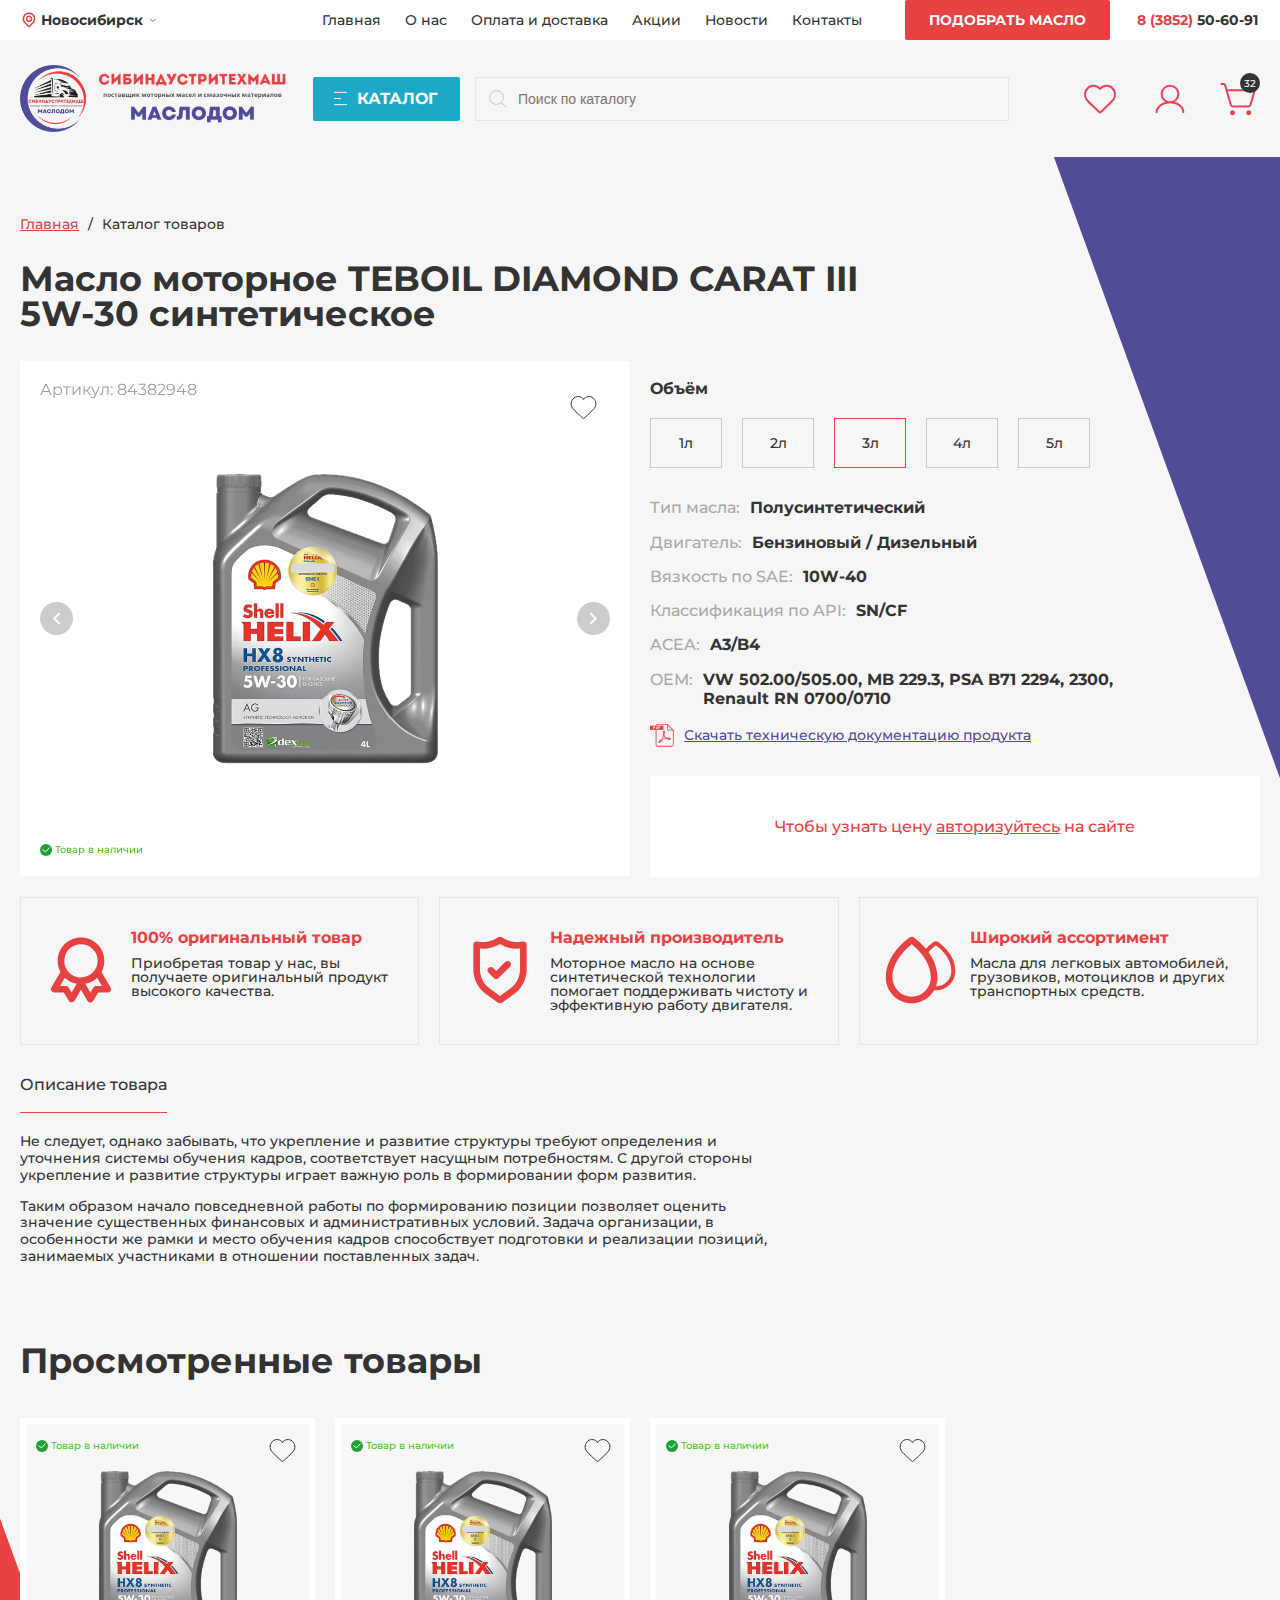
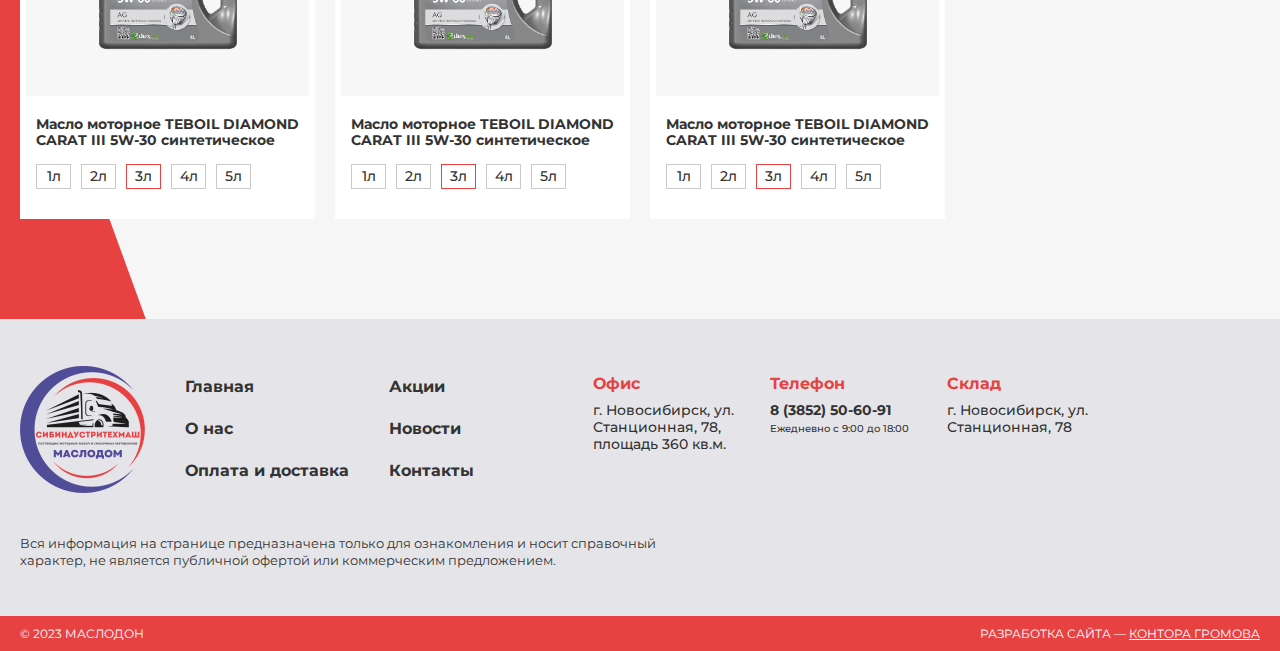
<file: product-page-no-price.html>
<!DOCTYPE html>
<html lang="en">
<head>
<meta charset="UTF-8">
<meta name="viewport" content="width=device-width, initial-scale=1.0">
<title>Тайтл</title>
<link rel="preconnect" href="https://fonts.googleapis.com">
<link rel="preconnect" href="https://fonts.gstatic.com" crossorigin>
<link href="https://fonts.googleapis.com/css2?family=Montserrat:ital,wght@0,100..900;1,100..900&display=swap" rel="stylesheet">
<link rel="stylesheet" href="css/swiper-bundle.min.css">
<link rel="stylesheet" href="css/main.css">
<link rel="stylesheet" href="css/styles.css">
<script src="https://code.jquery.com/jquery-3.5.1.js" integrity="sha256-QWo7LDvxbWT2tbbQ97B53yJnYU3WhH/C8ycbRAkjPDc=" crossorigin="anonymous" ></script>
</head>
<body>
<div class="site_wrapper">
<header class="header">
<div class="header_top">
<div class="block_inner">
<div class="city_block">
<div class="name">Новосибирск</div>
<ul class="city_list">
<li><a href="">Томск</a></li>
<li><a href="">Красноярск</a></li>
<li><a href="">Екатеринбург</a></li>
</ul>
</div>
<div class="logo_mob">
<a href=""><img src="files/logo-mob.png" alt=""></a>
</div>
<div class="menu_top">
<ul>
<li><a href="main.html">Главная</a></li>
<li><a href="">О нас</a></li>
<li><a href="">Оплата и доставка</a></li>
<li><a href="">Акции</a></li>
<li><a href="news-list.html">Новости</a></li>
<li><a href="contacts.html">Контакты</a></li>
</ul>
</div>
<a href="#" class="header_btn btn_button red">подобрать масло</a>
<div class="phone">
<a href="tel:8 (3852) 50-60-91"><span>8 (3852)</span> 50-60-91</a>
</div>
</div>
</div>
<div class="header_bottom">
<div class="block_inner">
<div class="logo">
<a href="main.html">
<img src="files/logo.png" alt="">
</a>
</div>
<div class="btn_catalog">Каталог</div>
<div class="search_block">
<form action="">
<input type="submit" class="search_btn">
<input type="text" class="search_input" placeholder="Поиск по каталогу">
</form>
</div>
<div class="shop_actions_btn">
<a href="featured.html" class="wish_btn"></a>
<a href="" class="login_btn"></a>
<a href="cart-page.html" class="cart_mini"><span class="count">32</span></a>
</div>
</div>
<div class="menu_top">
<ul>
<li><a href="main.html">Главная</a></li>
<li><a href="">О нас</a></li>
<li><a href="">Оплата и доставка</a></li>
<li><a href="">Акции</a></li>
<li><a href="news-list.html">Новости</a></li>
<li><a href="contacts.html">Контакты</a></li>
</ul>
</div>
<a href="#" class="header_btn btn_button red">подобрать масло</a>
</div>
</header>
<div class="content_block_wr">					<div class="product_page_wr">
<div class="page_content_wrapper">
<div class="block_inner">
<div class="path_block">
<a href="">Главная</a><span>/</span>Каталог товаров
</div>
<div class="panel_top">
<h1>Масло моторное TEBOIL DIAMOND CARAT III 5W-30 синтетическое</h1>
</div>
<div class="content_inner_wrapper">
<div class="product_main_block">
<div class="image_product">
<div class="article">Артикул: 84382948</div>
<div class="wish_button"></div>
<div class="stock">Товар в наличии</div>
<div class="swiper_arrow">
<div class="swiper_arrow_btn swiper-image-prev"></div>
<div class="swiper_arrow_btn swiper-image-next"></div>
</div>
<div class="swiper mySwiper_product_image" data-id="mySwiper_product_image" data-arrow="image">
<div class="swiper-wrapper">
<div class="swiper-slide">
<img src="files/image.png" alt="">
</div>
<div class="swiper-slide">
<img src="files/image.png" alt="">
</div>
<div class="swiper-slide">
<img src="files/image.png" alt="">
</div>
</div>
</div>
</div>  
<div class="detals_product">
<div class="params_size">
<div class="name">Объём</div>
<ul>
<li>1л</li>
<li>2л</li>
<li class="select">3л</li>
<li>4л</li>
<li>5л</li>
</ul>
</div>
<div class="all_params">
<ul>
<li><span>Тип масла:</span> <strong>Полусинтетический</strong></li>
<li><span>Двигатель:</span> <strong>Бензиновый / Дизельный</strong></li>
<li><span>Вязкость по SAE:</span> <strong>10W-40</strong></li>
<li><span>Классификация по API:</span> <strong>SN/CF</strong></li>
<li><span>ACEA:</span> <strong>A3/B4</strong></li>
<li><span>OEM:</span> <strong>VW 502.00/505.00, MB 229.3, PSA B71 2294, 2300, Renault RN 0700/0710</strong></li>
</ul>
</div>
<a href="" class="download_link">Скачать техническую документацию продукта</a>
<div class="product_form">
<div class="no-price">Чтобы узнать цену <a href="">авторизуйтесь</a> на сайте</div>   
</div>  
</div>      
</div>              
</div>
<div class="preim_block_product">
<div class="item">
<div class="icon">
<img src="files/pr1.svg" alt="">
</div>
<div class="text">
<div class="name">100% оригинальный товар</div>
<div class="body">Приобретая товар у нас, вы получаете оригинальный продукт высокого качества.</div>
</div>
</div>
<div class="item">
<div class="icon">
<img src="files/pr2.svg" alt="">
</div>
<div class="text">
<div class="name">Надежный производитель</div>
<div class="body">Моторное масло на основе синтетической технологии помогает поддерживать чистоту и эффективную работу двигателя.</div>
</div>
</div>
<div class="item">
<div class="icon">
<img src="files/pr3.svg" alt="">
</div>
<div class="text">
<div class="name">Широкий ассортимент</div>
<div class="body">Масла для легковых автомобилей, грузовиков, мотоциклов и других транспортных средств.</div>
</div>
</div>
</div>
<div class="tab_block_product">
<ul class="tabs-title">
<li class="active"><span>Описание товара</span></li>
</ul>
<div class="tabs-block">
<div class="tabs-b active">
<div class="desc">
<p>Не следует, однако забывать, что укрепление и развитие структуры требуют определения и уточнения системы обучения кадров, соответствует насущным потребностям. С другой стороны укрепление и развитие структуры играет важную роль в формировании форм развития.</p>
<p>Таким образом начало повседневной работы по формированию позиции позволяет оценить значение существенных финансовых и административных условий. Задача организации, в особенности же рамки и место обучения кадров способствует подготовки и реализации позиций, занимаемых участниками в отношении поставленных задач.</p>
</div>  
</div>
</div>
</div>
</div>
</div>
<div class="popular_products">
<div class="block_inner">
<div class="title_block">
<div class="title">Просмотренные товары</div>
</div>
<div class="inner"><div class="product_item">
<div class="image">
<div class="stock">Товар в наличии</div>
<div class="wish_button"></div>
<a href="product-page.html">
<img src="files/image.png" alt="">
</a>
</div>
<div class="name">
<a href="product-page.html">Масло моторное TEBOIL DIAMOND CARAT III 5W-30 синтетическое</a>
</div>
<div class="params_size">
<ul>
<li>1л</li>
<li>2л</li>
<li class="select">3л</li>
<li>4л</li>
<li>5л</li>
</ul>
</div>
<div class="product_bottom">
<div class="price">
<div class="current_price">9 720 ₽</div>
<div class="old_price"><span>10 000 ₽</span></div>
</div>
<div class="product_action">
<button class="btn_button buy small"><span>Купить</span></button>
<div class="amount_product">
<button class="btn_button grey quantity">-</button>
<input type="text" value="1">
<button class="btn_button grey quantity">+</button>
</div>
</div>
</div>
</div><div class="product_item">
<div class="image">
<div class="stock">Товар в наличии</div>
<div class="wish_button"></div>
<a href="product-page.html">
<img src="files/image.png" alt="">
</a>
</div>
<div class="name">
<a href="product-page.html">Масло моторное TEBOIL DIAMOND CARAT III 5W-30 синтетическое</a>
</div>
<div class="params_size">
<ul>
<li>1л</li>
<li>2л</li>
<li class="select">3л</li>
<li>4л</li>
<li>5л</li>
</ul>
</div>
<div class="product_bottom">
<div class="price">
<div class="current_price">9 720 ₽</div>
<div class="old_price"><span>10 000 ₽</span></div>
</div>
<div class="product_action">
<button class="btn_button buy small"><span>Купить</span></button>
<div class="amount_product">
<button class="btn_button grey quantity">-</button>
<input type="text" value="1">
<button class="btn_button grey quantity">+</button>
</div>
</div>
</div>
</div><div class="product_item">
<div class="image">
<div class="stock">Товар в наличии</div>
<div class="wish_button"></div>
<a href="product-page.html">
<img src="files/image.png" alt="">
</a>
</div>
<div class="name">
<a href="product-page.html">Масло моторное TEBOIL DIAMOND CARAT III 5W-30 синтетическое</a>
</div>
<div class="params_size">
<ul>
<li>1л</li>
<li>2л</li>
<li class="select">3л</li>
<li>4л</li>
<li>5л</li>
</ul>
</div>
<div class="product_bottom">
<div class="price">
<div class="current_price">9 720 ₽</div>
<div class="old_price"><span>10 000 ₽</span></div>
</div>
<div class="product_action">
<button class="btn_button buy small"><span>Купить</span></button>
<div class="amount_product">
<button class="btn_button grey quantity">-</button>
<input type="text" value="1">
<button class="btn_button grey quantity">+</button>
</div>
</div>
</div>
</div></div>
</div>
</div>
</div></div>
<footer class="footer">
<div class="footer_top">
<div class="block_inner">
<div class="logo">
<a href="main.html">
<img src="files/logo_footer.png" alt="">
</a>
</div>
<div class="footer_menu">
<ul>
<li><a href="main.html">Главная</a></li>
<li><a href="">О нас</a></li>
<li><a href="">Оплата и доставка</a></li>
<li><a href="">Акции</a></li>
<li><a href="news-list.html">Новости</a></li>
<li><a href="contacts.html">Контакты</a></li>
</ul>
</div>
<div class="contacts_block">
<div class="item">
<div class="name">Офис</div>
<div class="body">г. Новосибирск, ул. Станционная, 78, площадь 360 кв.м.</div>
</div>
<div class="item phone">
<div class="name">Телефон</div>
<div class="body"><a href="tel:8 (3852) 50-60-91">8 (3852) 50-60-91</a><br>Ежедневно с 9:00 до 18:00</div>
</div>
<div class="item">
<div class="name">Склад</div>
<div class="body">г. Новосибирск, ул. Станционная, 78</div>
</div>
</div>
<div class="text_footer">
<div class="body">Вся информация на странице предназначена только для ознакомления и носит справочный характер, не является публичной офертой или коммерческим предложением.</div>
</div>
</div>
</div>
<div class="footer_bottom">
<div class="block_inner">
<div class="copy">© 2023 Маслодон</div>
<div class="dev_copy">Разработка сайта  —  <a href="">Контора Громова</a></div>
</div>
</div>
</footer>					
</div>
<script src="js/swiper-bundle.min.js"></script>
<script src="js/main.js"></script>
</body>
</html>
</file>
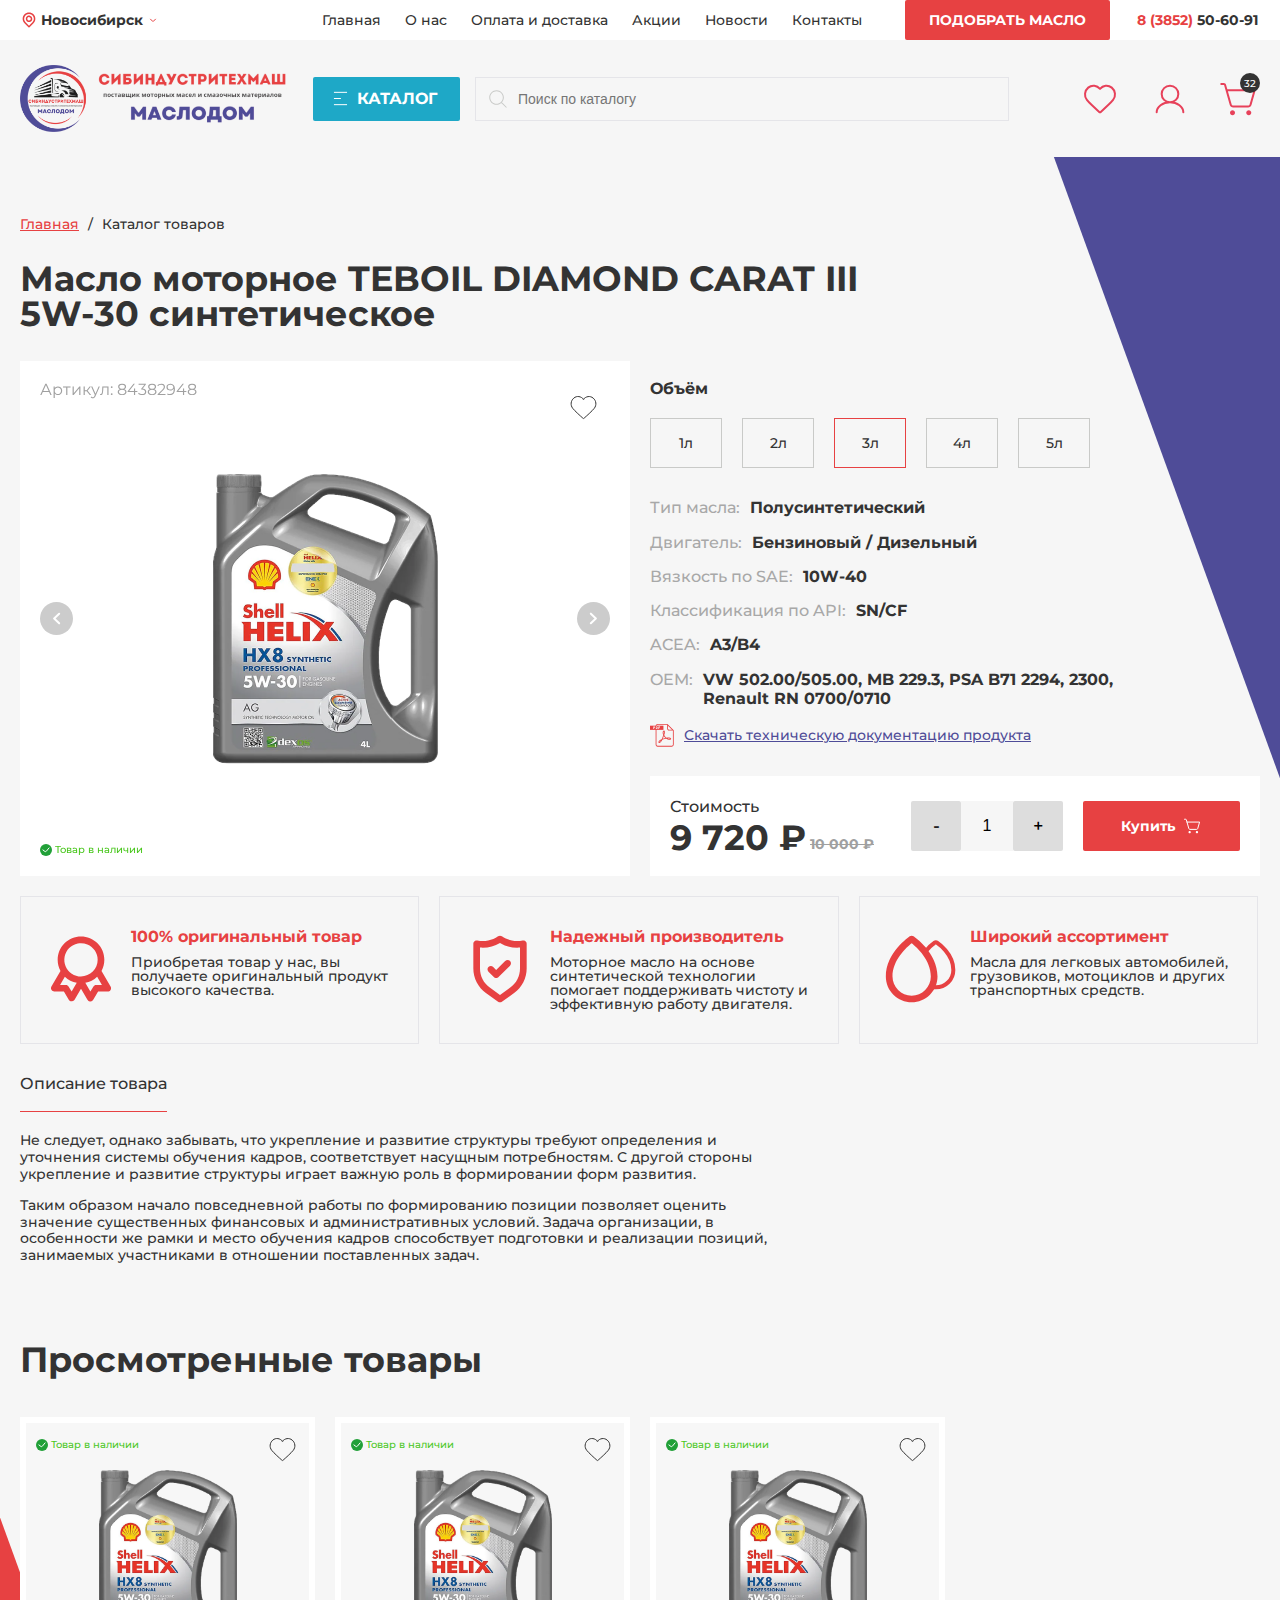
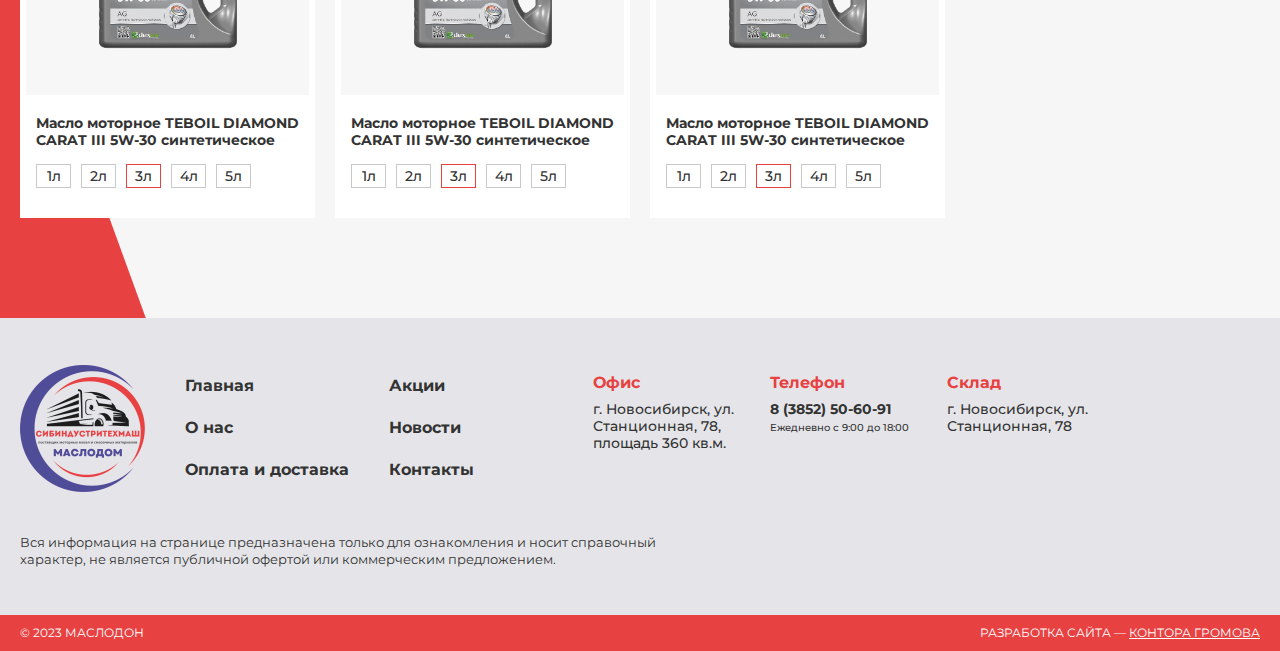
<file: product-page.html>
<!DOCTYPE html>
<html lang="en">
<head>
<meta charset="UTF-8">
<meta name="viewport" content="width=device-width, initial-scale=1.0">
<title>Тайтл</title>
<link rel="preconnect" href="https://fonts.googleapis.com">
<link rel="preconnect" href="https://fonts.gstatic.com" crossorigin>
<link href="https://fonts.googleapis.com/css2?family=Montserrat:ital,wght@0,100..900;1,100..900&display=swap" rel="stylesheet">
<link rel="stylesheet" href="css/swiper-bundle.min.css">
<link rel="stylesheet" href="css/main.css">
<link rel="stylesheet" href="css/styles.css">
<script src="https://code.jquery.com/jquery-3.5.1.js" integrity="sha256-QWo7LDvxbWT2tbbQ97B53yJnYU3WhH/C8ycbRAkjPDc=" crossorigin="anonymous" ></script>
</head>
<body>
<div class="site_wrapper">
<header class="header">
<div class="header_top">
<div class="block_inner">
<div class="city_block">
<div class="name">Новосибирск</div>
<ul class="city_list">
<li><a href="">Томск</a></li>
<li><a href="">Красноярск</a></li>
<li><a href="">Екатеринбург</a></li>
</ul>
</div>
<div class="logo_mob">
<a href=""><img src="files/logo-mob.png" alt=""></a>
</div>
<div class="menu_top">
<ul>
<li><a href="main.html">Главная</a></li>
<li><a href="">О нас</a></li>
<li><a href="">Оплата и доставка</a></li>
<li><a href="">Акции</a></li>
<li><a href="news-list.html">Новости</a></li>
<li><a href="contacts.html">Контакты</a></li>
</ul>
</div>
<a href="#" class="header_btn btn_button red">подобрать масло</a>
<div class="phone">
<a href="tel:8 (3852) 50-60-91"><span>8 (3852)</span> 50-60-91</a>
</div>
</div>
</div>
<div class="header_bottom">
<div class="block_inner">
<div class="logo">
<a href="main.html">
<img src="files/logo.png" alt="">
</a>
</div>
<div class="btn_catalog">Каталог</div>
<div class="search_block">
<form action="">
<input type="submit" class="search_btn">
<input type="text" class="search_input" placeholder="Поиск по каталогу">
</form>
</div>
<div class="shop_actions_btn">
<a href="featured.html" class="wish_btn"></a>
<a href="" class="login_btn"></a>
<a href="cart-page.html" class="cart_mini"><span class="count">32</span></a>
</div>
</div>
<div class="menu_top">
<ul>
<li><a href="main.html">Главная</a></li>
<li><a href="">О нас</a></li>
<li><a href="">Оплата и доставка</a></li>
<li><a href="">Акции</a></li>
<li><a href="news-list.html">Новости</a></li>
<li><a href="contacts.html">Контакты</a></li>
</ul>
</div>
<a href="#" class="header_btn btn_button red">подобрать масло</a>
</div>
</header>
<div class="content_block_wr">					<div class="product_page_wr">
<div class="page_content_wrapper">
<div class="block_inner">
<div class="path_block">
<a href="">Главная</a><span>/</span>Каталог товаров
</div>
<div class="panel_top">
<h1>Масло моторное TEBOIL DIAMOND CARAT III 5W-30 синтетическое</h1>
</div>
<div class="content_inner_wrapper">
<div class="product_main_block">
<div class="image_product">
<div class="article">Артикул: 84382948</div>
<div class="wish_button"></div>
<div class="stock">Товар в наличии</div>
<div class="swiper_arrow">
<div class="swiper_arrow_btn swiper-image-prev"></div>
<div class="swiper_arrow_btn swiper-image-next"></div>
</div>
<div class="swiper mySwiper_product_image" data-id="mySwiper_product_image" data-arrow="image">
<div class="swiper-wrapper">
<div class="swiper-slide">
<img src="files/image.png" alt="">
</div>
<div class="swiper-slide">
<img src="files/image.png" alt="">
</div>
<div class="swiper-slide">
<img src="files/image.png" alt="">
</div>
</div>
</div>
</div>  
<div class="detals_product">
<div class="params_size">
<div class="name">Объём</div>
<ul>
<li>1л</li>
<li>2л</li>
<li class="select">3л</li>
<li>4л</li>
<li>5л</li>
</ul>
</div>
<div class="all_params">
<ul>
<li><span>Тип масла:</span> <strong>Полусинтетический</strong></li>
<li><span>Двигатель:</span> <strong>Бензиновый / Дизельный</strong></li>
<li><span>Вязкость по SAE:</span> <strong>10W-40</strong></li>
<li><span>Классификация по API:</span> <strong>SN/CF</strong></li>
<li><span>ACEA:</span> <strong>A3/B4</strong></li>
<li><span>OEM:</span> <strong>VW 502.00/505.00, MB 229.3, PSA B71 2294, 2300, Renault RN 0700/0710</strong></li>
</ul>
</div>
<a href="" class="download_link">Скачать техническую документацию продукта</a>
<div class="product_form">
<div class="price">
<div class="name">Стоимость</div>
<div class="current_price">9 720 ₽</div>
<div class="old_price"><span>10 000 ₽</span></div>
</div>
<div class="amount_product">
<button class="btn_button grey quantity">-</button>
<input type="text" value="1">
<button class="btn_button grey quantity">+</button>
</div>
<button class="btn_button buy"><span>Купить</span></button>       
</div>  
</div>      
</div>              
</div>
<div class="preim_block_product">
<div class="item">
<div class="icon">
<img src="files/pr1.svg" alt="">
</div>
<div class="text">
<div class="name">100% оригинальный товар</div>
<div class="body">Приобретая товар у нас, вы получаете оригинальный продукт высокого качества.</div>
</div>
</div>
<div class="item">
<div class="icon">
<img src="files/pr2.svg" alt="">
</div>
<div class="text">
<div class="name">Надежный производитель</div>
<div class="body">Моторное масло на основе синтетической технологии помогает поддерживать чистоту и эффективную работу двигателя.</div>
</div>
</div>
<div class="item">
<div class="icon">
<img src="files/pr3.svg" alt="">
</div>
<div class="text">
<div class="name">Широкий ассортимент</div>
<div class="body">Масла для легковых автомобилей, грузовиков, мотоциклов и других транспортных средств.</div>
</div>
</div>
</div>
<div class="tab_block_product">
<ul class="tabs-title">
<li class="active"><span>Описание товара</span></li>
</ul>
<div class="tabs-block">
<div class="tabs-b active">
<div class="desc">
<p>Не следует, однако забывать, что укрепление и развитие структуры требуют определения и уточнения системы обучения кадров, соответствует насущным потребностям. С другой стороны укрепление и развитие структуры играет важную роль в формировании форм развития.</p>
<p>Таким образом начало повседневной работы по формированию позиции позволяет оценить значение существенных финансовых и административных условий. Задача организации, в особенности же рамки и место обучения кадров способствует подготовки и реализации позиций, занимаемых участниками в отношении поставленных задач.</p>
</div>  
</div>
</div>
</div>
</div>
</div>
<div class="popular_products">
<div class="block_inner">
<div class="title_block">
<div class="title">Просмотренные товары</div>
</div>
<div class="inner"><div class="product_item">
<div class="image">
<div class="stock">Товар в наличии</div>
<div class="wish_button"></div>
<a href="product-page.html">
<img src="files/image.png" alt="">
</a>
</div>
<div class="name">
<a href="product-page.html">Масло моторное TEBOIL DIAMOND CARAT III 5W-30 синтетическое</a>
</div>
<div class="params_size">
<ul>
<li>1л</li>
<li>2л</li>
<li class="select">3л</li>
<li>4л</li>
<li>5л</li>
</ul>
</div>
<div class="product_bottom">
<div class="price">
<div class="current_price">9 720 ₽</div>
<div class="old_price"><span>10 000 ₽</span></div>
</div>
<div class="product_action">
<button class="btn_button buy small"><span>Купить</span></button>
<div class="amount_product">
<button class="btn_button grey quantity">-</button>
<input type="text" value="1">
<button class="btn_button grey quantity">+</button>
</div>
</div>
</div>
</div><div class="product_item">
<div class="image">
<div class="stock">Товар в наличии</div>
<div class="wish_button"></div>
<a href="product-page.html">
<img src="files/image.png" alt="">
</a>
</div>
<div class="name">
<a href="product-page.html">Масло моторное TEBOIL DIAMOND CARAT III 5W-30 синтетическое</a>
</div>
<div class="params_size">
<ul>
<li>1л</li>
<li>2л</li>
<li class="select">3л</li>
<li>4л</li>
<li>5л</li>
</ul>
</div>
<div class="product_bottom">
<div class="price">
<div class="current_price">9 720 ₽</div>
<div class="old_price"><span>10 000 ₽</span></div>
</div>
<div class="product_action">
<button class="btn_button buy small"><span>Купить</span></button>
<div class="amount_product">
<button class="btn_button grey quantity">-</button>
<input type="text" value="1">
<button class="btn_button grey quantity">+</button>
</div>
</div>
</div>
</div><div class="product_item">
<div class="image">
<div class="stock">Товар в наличии</div>
<div class="wish_button"></div>
<a href="product-page.html">
<img src="files/image.png" alt="">
</a>
</div>
<div class="name">
<a href="product-page.html">Масло моторное TEBOIL DIAMOND CARAT III 5W-30 синтетическое</a>
</div>
<div class="params_size">
<ul>
<li>1л</li>
<li>2л</li>
<li class="select">3л</li>
<li>4л</li>
<li>5л</li>
</ul>
</div>
<div class="product_bottom">
<div class="price">
<div class="current_price">9 720 ₽</div>
<div class="old_price"><span>10 000 ₽</span></div>
</div>
<div class="product_action">
<button class="btn_button buy small"><span>Купить</span></button>
<div class="amount_product">
<button class="btn_button grey quantity">-</button>
<input type="text" value="1">
<button class="btn_button grey quantity">+</button>
</div>
</div>
</div>
</div></div>
</div>
</div>
</div></div>
<footer class="footer">
<div class="footer_top">
<div class="block_inner">
<div class="logo">
<a href="main.html">
<img src="files/logo_footer.png" alt="">
</a>
</div>
<div class="footer_menu">
<ul>
<li><a href="main.html">Главная</a></li>
<li><a href="">О нас</a></li>
<li><a href="">Оплата и доставка</a></li>
<li><a href="">Акции</a></li>
<li><a href="news-list.html">Новости</a></li>
<li><a href="contacts.html">Контакты</a></li>
</ul>
</div>
<div class="contacts_block">
<div class="item">
<div class="name">Офис</div>
<div class="body">г. Новосибирск, ул. Станционная, 78, площадь 360 кв.м.</div>
</div>
<div class="item phone">
<div class="name">Телефон</div>
<div class="body"><a href="tel:8 (3852) 50-60-91">8 (3852) 50-60-91</a><br>Ежедневно с 9:00 до 18:00</div>
</div>
<div class="item">
<div class="name">Склад</div>
<div class="body">г. Новосибирск, ул. Станционная, 78</div>
</div>
</div>
<div class="text_footer">
<div class="body">Вся информация на странице предназначена только для ознакомления и носит справочный характер, не является публичной офертой или коммерческим предложением.</div>
</div>
</div>
</div>
<div class="footer_bottom">
<div class="block_inner">
<div class="copy">© 2023 Маслодон</div>
<div class="dev_copy">Разработка сайта  —  <a href="">Контора Громова</a></div>
</div>
</div>
</footer>					
</div>
<script src="js/swiper-bundle.min.js"></script>
<script src="js/main.js"></script>
</body>
</html>
</file>
<file: css/main.css>
@charset "UTF-8";body,html{margin:0;height:100%;min-height:100%}body{position:relative;min-width:340px;text-align:left;color:#333333;font:14px "Montserrat",arial;line-height:1;background:#F6F6F6}h1,h2,h3,h4,h5,h6{color:#333333;font-family:"Montserrat","Montserrat",arial;font-weight:400;font-style:normal}h1{margin-top:0;font-size:42px}h2{font-size:40px}h3{font-size:38px}h4{font-size:36px}h5{font-size:34px}h6{font-size:33px}h5,h6{font-size:32px}@media (max-width:1024px){h1{margin-top:0;font-size:28px}h2{font-size:26px}h3{font-size:24px}h4{font-size:22px}h5{font-size:20px}h6{font-size:18px}h5,h6{font-size:16px}}a{text-decoration:underline;color:#4F4C98}a:hover{text-decoration:none}a img{border-color:#333333}a[href^="tel:"]{text-decoration:none;color:inherit}img,input,table,textarea{max-width:100%}.site_wrapper{display:flex;flex-direction:column}*{box-sizing:border-box}.block_inner{max-width:1300px;margin:0 auto}@media (min-width:768px){.col2-field{display:flex}.col2-field .field{flex:0 0 calc(50% - 8px);margin-right:16px}.col2-field .field:nth-child(2){margin-right:0}}.oveflowHidden{overflow:hidden}.field{margin-bottom:20px;position:relative}.field input[type=password],.field input[type=tel],.field input[type=text]{width:100%;padding:0 16px;height:44px;background:#fff;font-style:normal;font-weight:normal;font-size:14px;line-height:22px;color:#4F4C98;border:1px solid #d9d9d9;box-sizing:border-box;border-radius:2px;outline:none;font-family:"Montserrat";transition:all 0.3s}.field select{width:100%;padding:0 16px;height:44px;background:#fff;font-style:normal;font-weight:normal;font-size:14px;line-height:22px;color:#4F4C98;border:1px solid #d9d9d9;box-sizing:border-box;border-radius:2px;outline:none;font-family:"Montserrat";transition:all 0.3s}.field textarea{width:100%;padding:11px;height:90px;background:#fff;font-style:normal;font-weight:normal;font-size:14px;line-height:22px;color:#4F4C98;border:1px solid #d9d9d9;box-sizing:border-box;border-radius:2px;outline:none;font-family:"Montserrat";transition:all 0.3s}.field .field_name{font-weight:500;font-size:14px;line-height:157%;color:#333;padding-bottom:8px}.field.checkbox ul{padding:2px 0;margin:0;list-style:none;max-height:190px;overflow:auto}.field.checkbox ul li{margin-bottom:10px}.field.checkbox ul li label{position:relative;padding-left:30px;font-weight:400;font-size:16px;line-height:1;color:#242424;cursor:pointer;display:inline-block}.field.checkbox ul li label input{position:absolute;top:0;left:0;opacity:0}.field.checkbox ul li label span{position:absolute;top:-2px;left:0;width:20px;height:20px;border:2px solid #747576;background-position:50% 50%;background-repeat:no-repeat;transition:all 0.3s;background-color:#fff;z-index:1}.field.checkbox ul li label input:checked+span{background-color:#183E98;border-color:#183E98;background-image:url("data:image/svg+xml,%3Csvg width='14' height='14' viewBox='0 0 14 14' fill='none' xmlns='http://www.w3.org/2000/svg'%3E%3Cpath d='M11.6666 3.5L5.24992 9.91667L2.33325 7' stroke='white' stroke-width='2' stroke-linecap='round' stroke-linejoin='round'/%3E%3C/svg%3E")}.field.radio ul{padding:2px 0;margin:0;list-style:none;max-height:190px;overflow:auto}.field.radio ul li{margin-bottom:10px}.field.radio ul li label{position:relative;padding-left:30px;font-weight:400;font-size:16px;line-height:1;color:#242424;cursor:pointer;display:inline-block}.field.radio ul li label input{position:absolute;top:0;left:0;opacity:0}.field.radio ul li label span{position:absolute;top:-2px;left:0;width:20px;height:20px;border:2px solid #747576;background-color:#fff;border-radius:50%;z-index:1}.field.radio ul li label span:before{content:"";transition:all 0.3s;position:absolute;top:0;bottom:0;left:0;right:0;width:10px;height:10px;margin:auto;background:#183E98;opacity:0;border-radius:50%}.field.radio ul li label input:checked+span{border-color:#183E98}.field.radio ul li label input:checked+span:before{opacity:1}.jq-selectbox.jqselect{display:block!important;width:100%}.jq-selectbox.jqselect .jq-selectbox__select{width:100%;padding:18px 16px 17px;height:60px;background:none;font-style:normal;font-weight:normal;font-size:22px;text-transform:uppercase;color:#78B82A;border:1px solid #78B82A;box-sizing:border-box;border-radius:0;outline:none;font-family:"Montserrat";position:relative;cursor:pointer}.jq-selectbox.jqselect .jq-selectbox__select .jq-selectbox__select-text{width:100%!important;margin:0}.jq-selectbox.jqselect .jq-selectbox__select .jq-selectbox__trigger{position:absolute;top:0;bottom:0;right:24px;width:12px;height:12px;background-image:url("data:image/svg+xml,%3Csvg width='12' height='12' viewBox='0 0 12 12' fill='none' xmlns='http://www.w3.org/2000/svg'%3E%3Cpath d='M12 3.66528L6.01136 9.65392L5.05129 8.69385L11.0399 2.70521L12 3.66528Z' fill='%2378B82A'/%3E%3Cpath d='M5.98877 9.63599L0.000131678 3.64734L0.960205 2.68727L6.94884 8.67591L5.98877 9.63599Z' fill='%2378B82A'/%3E%3C/svg%3E%0A");background-position:50%;background-repeat:no-repeat;margin:auto}.jq-selectbox.jqselect .jq-selectbox__dropdown{top:100%!important;border:1px solid #78B82A;background:#000;left:0!important;right:0!important;bottom:auto!important}.jq-selectbox.jqselect .jq-selectbox__dropdown ul{padding:0;margin:0;list-style:none}.jq-selectbox.jqselect .jq-selectbox__dropdown ul li{padding:18px 16px 17px;font-size:22px;text-transform:uppercase;color:#78B82A;cursor:pointer}.jq-selectbox.jqselect .jq-selectbox__dropdown ul li.sel,.jq-selectbox.jqselect .jq-selectbox__dropdown ul li:hover{color:#fff}.burger{flex:0 0 40px;z-index:71;width:40px;height:40px;background:#1EA8C7 url("data:image/svg+xml,%3Csvg width='21' height='17' viewBox='0 0 21 17' fill='none' xmlns='http://www.w3.org/2000/svg'%3E%3Cpath d='M1 1H13.3333M1 7.16667H7.16667M1 13.3333H6.33333' stroke='white' stroke-linecap='round' /%3E%3Cpath d='M19.6464 16.3536C19.8417 16.5488 20.1583 16.5488 20.3536 16.3536C20.5488 16.1583 20.5488 15.8417 20.3536 15.6464L19.6464 16.3536ZM17.5588 9.52941C17.5588 11.7548 15.7548 13.5588 13.5294 13.5588V14.5588C16.3071 14.5588 18.5588 12.3071 18.5588 9.52941H17.5588ZM13.5294 13.5588C11.304 13.5588 9.5 11.7548 9.5 9.52941H8.5C8.5 12.3071 10.7517 14.5588 13.5294 14.5588V13.5588ZM9.5 9.52941C9.5 7.30403 11.304 5.5 13.5294 5.5V4.5C10.7517 4.5 8.5 6.75174 8.5 9.52941H9.5ZM13.5294 5.5C15.7548 5.5 17.5588 7.30403 17.5588 9.52941H18.5588C18.5588 6.75174 16.3071 4.5 13.5294 4.5V5.5ZM16.4112 13.1183L19.6464 16.3536L20.3536 15.6464L17.1183 12.4112L16.4112 13.1183Z' fill='white' /%3E%3C/svg%3E") 50% no-repeat;box-sizing:border-box;cursor:pointer;display:none;position:relative;border-radius:2зч}@media (max-width:1024px){.burger{display:block}}.form-popup-wrapper{position:fixed;width:100%;height:100%;top:0;left:0;overflow:auto;white-space:nowrap;text-align:center;font-size:0;opacity:0;visibility:hidden;z-index:100;background:rgba(30,25,61,0.2);transition:all 0.5s;padding:100px 40px 40px 40px}@media (max-width:767px){.form-popup-wrapper{padding:0}}@media (min-width:768px){.form-popup-wrapper:before{height:100%;display:inline-block;vertical-align:middle;content:""}}.form-popup-wrapper.opened{opacity:1;visibility:visible}.form-popup-wrapper .formExtraWrapper{width:588px;margin:auto;position:relative;display:inline-block;white-space:normal;vertical-align:middle;text-align:left;z-index:10}@media (max-width:767px){.form-popup-wrapper .formExtraWrapper{width:300;display:block}}.form-popup-wrapper .formExtraWrapper .close-form{position:absolute;top:10px;right:10px;width:26px;height:26px;background:50% url("data:image/svg+xml,%3Csvg width='24' height='24' viewBox='0 0 24 24' fill='none' xmlns='http://www.w3.org/2000/svg'%3E%3Cpath d='M22.7071 2.70711C23.0976 2.31658 23.0976 1.68342 22.7071 1.29289C22.3166 0.902369 21.6834 0.902369 21.2929 1.29289L22.7071 2.70711ZM1.29289 21.2929C0.902369 21.6834 0.902369 22.3166 1.29289 22.7071C1.68342 23.0976 2.31658 23.0976 2.70711 22.7071L1.29289 21.2929ZM2.70711 1.29289C2.31658 0.902369 1.68342 0.902369 1.29289 1.29289C0.902369 1.68342 0.902369 2.31658 1.29289 2.70711L2.70711 1.29289ZM21.2929 22.7071C21.6834 23.0976 22.3166 23.0976 22.7071 22.7071C23.0976 22.3166 23.0976 21.6834 22.7071 21.2929L21.2929 22.7071ZM21.2929 1.29289L1.29289 21.2929L2.70711 22.7071L22.7071 2.70711L21.2929 1.29289ZM1.29289 2.70711L21.2929 22.7071L22.7071 21.2929L2.70711 1.29289L1.29289 2.70711Z' fill='%23322D50'/%3E%3C/svg%3E%0A") no-repeat;cursor:pointer;z-index:101}.form-b{font-size:0;padding:52px 33px 48px;box-sizing:border-box;position:relative;background:#fff;z-index:100}@media (max-width:767px){.form-b{padding:48px 20px}}.form-b .title{font-style:normal;font-weight:800;font-size:48px;line-height:100%;text-transform:uppercase;color:#0C395F;text-shadow:0px 2px 2px rgba(0,0,0,0.25);padding-bottom:14px}.form-b .text{font-style:normal;font-weight:normal;font-size:18px;line-height:100%;color:#0C395F;padding-bottom:52px}.menu_burger{position:fixed;top:0;right:0;bottom:0;width:340px;z-index:100;transition:all 0.3s;opacity:0;visibility:hidden;background:#1B1E2A;font-size:0;opacity:0;box-shadow:0 0 0 6000px rgba(30,25,61,0.8)}.menu_burger.opened{opacity:1;visibility:visible}.menu_burger .menu_scroll{overflow:auto;position:absolute;top:40px;left:0;right:0;bottom:0}.menu_burger .menuClose{position:absolute;top:7px;right:10px;width:24px;height:24px;cursor:pointer;box-sizing:border-box;background:url("data:image/svg+xml,%3Csvg width='24' height='24' viewBox='0 0 24 24' fill='none' xmlns='http://www.w3.org/2000/svg'%3E%3Cpath d='M22.7071 2.70711C23.0976 2.31658 23.0976 1.68342 22.7071 1.29289C22.3166 0.902369 21.6834 0.902369 21.2929 1.29289L22.7071 2.70711ZM1.29289 21.2929C0.902369 21.6834 0.902369 22.3166 1.29289 22.7071C1.68342 23.0976 2.31658 23.0976 2.70711 22.7071L1.29289 21.2929ZM2.70711 1.29289C2.31658 0.902369 1.68342 0.902369 1.29289 1.29289C0.902369 1.68342 0.902369 2.31658 1.29289 2.70711L2.70711 1.29289ZM21.2929 22.7071C21.6834 23.0976 22.3166 23.0976 22.7071 22.7071C23.0976 22.3166 23.0976 21.6834 22.7071 21.2929L21.2929 22.7071ZM21.2929 1.29289L1.29289 21.2929L2.70711 22.7071L22.7071 2.70711L21.2929 1.29289ZM1.29289 2.70711L21.2929 22.7071L22.7071 21.2929L2.70711 1.29289L1.29289 2.70711Z' fill='white'/%3E%3C/svg%3E%0A") 50% no-repeat}.menu_burger .menu_top ul,.menu_burger .menu_top2 ul{padding:0;margin:0;list-style:none}.menu_burger .menu_top ul>li,.menu_burger .menu_top2 ul>li{padding:2px 0}.menu_burger .menu_top ul>li>a,.menu_burger .menu_top2 ul>li>a{display:block;font-style:normal;font-size:18px;line-height:27px;color:#FFFFFF;padding:0 16px;text-decoration:none;position:relative}.menu_burger .menu_top ul>li>a:hover,.menu_burger .menu_top2 ul>li>a:hover{text-decoration:underline}.menu_burger .menu_top ul>li>a .arrow,.menu_burger .menu_top2 ul>li>a .arrow{position:absolute;top:0;bottom:0;right:16px;width:24px;height:24px;margin:auto}.menu_burger .menu_top ul>li>a .arrow:before,.menu_burger .menu_top2 ul>li>a .arrow:before{content:"";position:absolute;top:0;bottom:0;left:0;right:0;width:10px;height:10px;border:solid #fff;border-width:0 2px 2px 0;transform:rotate(45deg);margin:auto}.menu_burger .menu_top ul>li ul,.menu_burger .menu_top2 ul>li ul{display:none;padding:10px 26px;margin:0;list-style:none}.menu_burger .menu_top ul>li ul li,.menu_burger .menu_top2 ul>li ul li{padding:4px 0}.menu_burger .menu_top ul>li ul li a,.menu_burger .menu_top2 ul>li ul li a{display:block;font-style:normal;font-size:22px;line-height:27px;color:#FFFFFF;padding:0 16px;text-decoration:none;position:relative}.menu_burger .menu_top ul>li.hasSubmenu ul,.menu_burger .menu_top2 ul>li.hasSubmenu ul{display:block}.menu_burger .menu_left_inner{padding-top:20px}.menu_burger .menu_left_inner>ul{background:#fff;padding:16px;margin:0;list-style:none}.menu_burger .menu_left_inner>ul>li>a{display:block;padding:0;position:relative;font-style:normal;font-weight:400;font-size:18px;line-height:32px;color:#242424;transition:all 0.3s;text-decoration:none}.menu_burger .menu_left_inner>ul>li>a:before{content:"";position:absolute;top:0;bottom:0;left:0;width:3px;background:#183E98;height:24px;opacity:0;transition:all 0.3s;margin:auto}.menu_burger .menu_left_inner>ul>li ul{padding:0 0 0 15px;margin:0;list-style:none;display:none}.menu_burger .menu_left_inner>ul>li ul li a{font-style:normal;font-weight:400;font-size:18px;line-height:32px;text-decoration:none;color:#242424}.menu_burger .menu_left_inner>ul>li ul li a:hover{text-decoration:underline}.menu_burger .menu_left_inner>ul>li ul li.opened>a{text-decoration:underline}.menu_burger .menu_left_inner>ul>li.opened>a{background:rgba(24,62,152,0.1);color:#183E98;font-weight:700;font-style:italic;padding-left:15px}.menu_burger .menu_left_inner>ul>li.opened>a:before{opacity:1}.menu_burger .menu_left_inner>ul>li.opened>ul{display:block}.site_wrapper{position:relative;display:flex;flex-direction:column;min-height:100%}.content_block_wr{flex:1 1 auto}.btn_button{display:block;border:none;background:#fff;border-radius:2px;outline:none;padding:14px 24px;font-size:16px;font-weight:700;line-height:16px;letter-spacing:0em;color:#333;transition:all 0.3s;text-align:center;cursor:pointer;font-family:"Montserrat";text-decoration:none;position:relative;display:flex;align-items:center;justify-content:center}.btn_button:hover{background:#333333;color:#fff}@media (max-width:767px){.btn_button{font-size:12px;line-height:12px}}.btn_button.buy{padding:16px 20px;background:#E74142;font-size:14px;font-weight:700;line-height:14px;letter-spacing:0em;gap:9px;color:#fff}.btn_button.buy.small{padding:8px 20px}.btn_button.buy:after{content:"";flex:0 0 18px;height:18px;background:url("data:image/svg+xml,%3Csvg width='18' height='18' viewBox='0 0 18 18' fill='none' xmlns='http://www.w3.org/2000/svg'%3E%3Cpath d='M5.625 16.3125C6.24632 16.3125 6.75 15.8088 6.75 15.1875C6.75 14.5662 6.24632 14.0625 5.625 14.0625C5.00368 14.0625 4.5 14.5662 4.5 15.1875C4.5 15.8088 5.00368 16.3125 5.625 16.3125Z' fill='white' /%3E%3Cpath d='M12.9375 16.3125C13.5588 16.3125 14.0625 15.8088 14.0625 15.1875C14.0625 14.5662 13.5588 14.0625 12.9375 14.0625C12.3162 14.0625 11.8125 14.5662 11.8125 15.1875C11.8125 15.8088 12.3162 16.3125 12.9375 16.3125Z' fill='white' /%3E%3Cpath d='M2.97322 5.0625H15.5893L13.7331 11.5591C13.666 11.7941 13.5241 12.0009 13.3289 12.1481C13.1337 12.2954 12.8959 12.375 12.6514 12.375H5.91109C5.66661 12.375 5.42879 12.2954 5.23362 12.1481C5.03844 12.0009 4.89654 11.7941 4.82937 11.5591L2.28621 2.65797C2.25262 2.54044 2.18167 2.43704 2.08408 2.36343C1.9865 2.28982 1.86759 2.25 1.74535 2.25H0.5625' stroke='white' stroke-linecap='round' stroke-linejoin='round' /%3E%3C/svg%3E") 50% no-repeat}@media (max-width:767px){.btn_button.buy{font-size:0;padding:0!important;width:30px;height:30px}.btn_button.buy span{display:none}}.btn_button.buy:hover{background:#4f4c98}.btn_button.red{font-size:14px;font-weight:700;line-height:14px;letter-spacing:0em;background:#E74142;color:#fff;padding:18px 38px}.btn_button.red.small{padding:10px 38px;font-size:14px;line-height:14px}@media (max-width:767px){.btn_button.red{padding:8px 20px}}.btn_button.red:hover{background:#4f4c98}.btn_button.grey{background:#ddd;color:#000}.btn_button.grey.quantity{padding:0;width:35px;height:35px;font-weight:500;font-size:18px;line-height:35px}@media (max-width:767px){.btn_button.grey.quantity{width:30px;height:30px;line-height:30px}}.btn_button.grey:hover{color:#fff;background:#333}.btn_button.border_blue{padding:9px 38px;font-size:14px;line-height:14px;background:none;border:1px solid #4F4C98;color:#4F4C98}@media (max-width:767px){.btn_button.border_blue{padding:8px 20px}}.btn_button.border_blue:hover{background:#4f4c98;color:#fff}.btn_button.border{border:1px solid #4F4C98;color:#4F4C98;font-size:14px;line-height:14px;padding:10px 40px}.btn_button.border:hover{background:#E74142;color:#fff}.btn_button.border_grey{border:1px solid #C9CAC8;color:#333;padding:9px 16px;font-size:14px;line-height:14px}.btn_button.border_grey:hover{border-color:#E74142;background:none}.btn_button.border_arrow{border:1px solid #C9CAC8;color:#333333;padding:10px 26px 10px 16px;font-size:14px;line-height:14px;position:relative;background:none}.btn_button.border_arrow:before{content:"";position:absolute;top:0;bottom:0;right:11px;width:14px;height:14px;margin:auto;background:url("data:image/svg+xml,%3Csvg width='14' height='14' viewBox='0 0 14 14' fill='none' xmlns='http://www.w3.org/2000/svg'%3E%3Cpath d='M5.83325 3.5L8.92077 6.58752C9.14858 6.81533 9.14858 7.18467 8.92077 7.41248L5.83325 10.5' stroke='%23E74142' stroke-linecap='round' /%3E%3C/svg%3E") 50% no-repeat}.btn_button.border_arrow.read{border:none;padding-left:0;padding-top:0;padding-bottom:0;font-weight:700;color:#4f4c98;display:inline-block;vertical-align:top}.btn_button.border_arrow.read:hover{color:#E74142}.btn_button.border_arrow:hover{border-color:#E74142;color:#E74142}.btn_button.border_wh_arrow{border:1px solid #fff;color:#fff;padding:10px 26px 10px 16px;font-size:14px;line-height:14px;position:relative;background:none}.btn_button.border_wh_arrow:before{content:"";position:absolute;top:0;bottom:0;right:11px;width:14px;height:14px;margin:auto;background:url("data:image/svg+xml,%3Csvg width='14' height='14' viewBox='0 0 14 14' fill='none' xmlns='http://www.w3.org/2000/svg'%3E%3Cpath d='M5.83325 3.5L8.92077 6.58752C9.14858 6.81533 9.14858 7.18467 8.92077 7.41248L5.83325 10.5' stroke='%23fff' stroke-linecap='round' /%3E%3C/svg%3E") 50% no-repeat}.btn_button.border_wh_arrow:hover{border-color:#E74142;color:#E74142}.city_block{flex:0 0 138px;position:relative}.city_block .name{cursor:pointer;position:relative;padding:0 13px 0 21px;transition:all 0.3s;font-size:14px;font-weight:700;line-height:22px;letter-spacing:0em;text-align:left}.city_block .name:after{content:"";position:absolute;top:0;bottom:0;right:0;width:10px;height:10px;background:url("data:image/svg+xml,%3Csvg width='10' height='10' viewBox='0 0 10 10' fill='none' xmlns='http://www.w3.org/2000/svg'%3E%3Cpath d='M7.5 4.16669L5.29463 6.37206C5.13191 6.53478 4.86809 6.53478 4.70537 6.37206L2.5 4.16669' stroke='%23E74142' stroke-linecap='round' /%3E%3C/svg%3E") 50% no-repeat;margin:auto}.city_block .name:before{content:"";position:absolute;top:0;bottom:0;left:0;width:18px;height:18px;background:url("data:image/svg+xml,%3Csvg width='18' height='18' viewBox='0 0 18 18' fill='none' xmlns='http://www.w3.org/2000/svg'%3E%3Cpath d='M13.5 3.35999C12.3065 2.16652 10.6878 1.49603 9.00002 1.49603C7.31218 1.49603 5.69348 2.16652 4.50001 3.35999C3.30653 4.55347 2.63605 6.17217 2.63605 7.85997C2.63605 9.54784 3.30653 11.1665 4.50001 12.36L8.45252 16.32C8.52227 16.3903 8.60522 16.4461 8.69657 16.4841C8.78799 16.5222 8.88601 16.5418 8.98501 16.5418C9.08401 16.5418 9.18204 16.5222 9.27346 16.4841C9.36481 16.4461 9.44776 16.3903 9.51751 16.32L13.5 12.3225C14.6885 11.134 15.3562 9.52205 15.3562 7.84122C15.3562 6.16046 14.6885 4.5485 13.5 3.35999ZM12.4275 11.25L9.00002 14.6925L5.57251 11.25C4.89536 10.5722 4.43437 9.70895 4.24778 8.7692C4.06119 7.82952 4.1574 6.85556 4.52423 5.9705C4.89107 5.08546 5.51207 4.32903 6.30873 3.79685C7.10539 3.26468 8.04197 2.98063 9.00002 2.98063C9.95807 2.98063 10.8946 3.26468 11.6913 3.79685C12.488 4.32903 13.109 5.08546 13.4758 5.9705C13.8426 6.85556 13.9388 7.82952 13.7522 8.7692C13.5656 9.70895 13.1046 10.5722 12.4275 11.25ZM6.75001 5.55749C6.14455 6.16482 5.80456 6.98742 5.80456 7.84497C5.80456 8.7026 6.14455 9.5252 6.75001 10.1325C7.19983 10.5831 7.77271 10.8908 8.39671 11.017C9.02079 11.1433 9.66819 11.0824 10.2578 10.8421C10.8474 10.6018 11.3529 10.1927 11.7109 9.66619C12.0689 9.1397 12.2633 8.51915 12.27 7.88247C12.2734 7.4574 12.1915 7.03594 12.0292 6.64303C11.8669 6.25013 11.6274 5.89376 11.325 5.59499C11.0278 5.29093 10.6733 5.04865 10.2821 4.8821C9.89087 4.71554 9.47049 4.628 9.04532 4.62452C8.62014 4.62103 8.19841 4.70167 7.80451 4.86179C7.41056 5.0219 7.0522 5.25834 6.75001 5.55749ZM10.2675 9.06747C9.98326 9.35607 9.60767 9.53689 9.20484 9.5792C8.80202 9.62142 8.39709 9.5225 8.05914 9.29922C7.72119 9.07587 7.47136 8.74219 7.35227 8.35504C7.23317 7.96797 7.25225 7.5515 7.40623 7.17686C7.56024 6.80225 7.83954 6.49276 8.19647 6.3013C8.55339 6.10984 8.96567 6.0483 9.36294 6.12721C9.76022 6.20612 10.1177 6.42056 10.3744 6.73389C10.631 7.04723 10.7709 7.43997 10.77 7.84497C10.7591 8.30795 10.5649 8.74767 10.23 9.06747H10.2675Z' fill='%23E74142' /%3E%3C/svg%3E") 50% no-repeat;margin:auto}.city_block .city_list{position:absolute;top:100%;right:0;left:21px;background:#fff;margin:0;padding:7px 8px;list-style:none;opacity:0;visibility:hidden;transition:all 0.3s;z-index:10}.city_block .city_list li{margin-bottom:7px}.city_block .city_list li:last-child{margin-bottom:0}.city_block .city_list li a{font-size:12px;font-weight:400;line-height:22px;letter-spacing:0em;text-align:left;display:inline-block;vertical-align:top;text-decoration:none;color:#333}.city_block .city_list li a:hover{color:#E74142}.city_block.opened .name{color:#E74142}.city_block.opened .city_list{opacity:1;visibility:visible}.menu_top{flex:1 1 auto;padding:0 20px;text-align:right}.menu_top ul{padding:0;margin:0;list-style:none}.menu_top ul li{display:inline-block;vertical-align:top}.menu_top ul li a{text-decoration:none;font-size:14px;font-weight:500;line-height:22px;letter-spacing:0em;padding:0 10px;display:block;color:#333333}.menu_top ul li a:hover{color:#E74142}.btn_catalog{padding:14px 23px 14px 44px;background:#1EA8C7;border-radius:2px;position:relative;font-size:16px;font-weight:700;line-height:16px;letter-spacing:0em;text-align:left;color:#fff;text-transform:uppercase;cursor:pointer;transition:all 0.3s;margin-right:15px}.btn_catalog:before{content:"";position:absolute;top:0;bottom:0;left:20px;width:15px;height:15px;background:url("data:image/svg+xml,%3Csvg width='15' height='15' viewBox='0 0 15 15' fill='none' xmlns='http://www.w3.org/2000/svg'%3E%3Cpath d='M1.33325 1.33334H13.6666M1.33325 7.50001H7.49992M1.33325 13.6667H13.6666' stroke='white' stroke-linecap='round' /%3E%3C/svg%3E") 50% no-repeat;margin:auto}.btn_catalog:hover{background:#0E8098}@media (max-width:767px){.btn_catalog{padding:0;font-size:0;line-height:0;width:40px;height:40px;margin-right:9px}.btn_catalog:before{position:absolute;left:0;right:0;width:22px;height:22px;background:url("data:image/svg+xml,%3Csvg width='21' height='17' viewBox='0 0 21 17' fill='none' xmlns='http://www.w3.org/2000/svg'%3E%3Cpath d='M1 1H13.3333M1 7.16667H7.16667M1 13.3333H6.33333' stroke='white' stroke-linecap='round' /%3E%3Cpath d='M19.6464 16.3536C19.8417 16.5488 20.1583 16.5488 20.3536 16.3536C20.5488 16.1583 20.5488 15.8417 20.3536 15.6464L19.6464 16.3536ZM17.5588 9.52941C17.5588 11.7548 15.7548 13.5588 13.5294 13.5588V14.5588C16.3071 14.5588 18.5588 12.3071 18.5588 9.52941H17.5588ZM13.5294 13.5588C11.304 13.5588 9.5 11.7548 9.5 9.52941H8.5C8.5 12.3071 10.7517 14.5588 13.5294 14.5588V13.5588ZM9.5 9.52941C9.5 7.30403 11.304 5.5 13.5294 5.5V4.5C10.7517 4.5 8.5 6.75174 8.5 9.52941H9.5ZM13.5294 5.5C15.7548 5.5 17.5588 7.30403 17.5588 9.52941H18.5588C18.5588 6.75174 16.3071 4.5 13.5294 4.5V5.5ZM16.4112 13.1183L19.6464 16.3536L20.3536 15.6464L17.1183 12.4112L16.4112 13.1183Z' fill='white' /%3E%3C/svg%3E") 50% no-repeat}}.search_block{flex:1 1 auto;border:1px solid #E5E5E9;margin-right:71px}.search_block form{height:42px;position:relative;padding-left:42px}.search_block form .search_btn{position:absolute;top:0;bottom:0;left:12px;width:20px;height:20px;border:none;outline:none;font-size:0;margin:auto;cursor:pointer;background:url("data:image/svg+xml,%3Csvg width='20' height='20' viewBox='0 0 20 20' fill='none' xmlns='http://www.w3.org/2000/svg'%3E%3Cpath d='M17.8964 18.6036C18.0917 18.7988 18.4083 18.7988 18.6036 18.6036C18.7988 18.4083 18.7988 18.0917 18.6036 17.8964L17.8964 18.6036ZM14.8382 8.54412C14.8382 12.0203 12.0203 14.8382 8.54412 14.8382V15.8382C12.5725 15.8382 15.8382 12.5725 15.8382 8.54412H14.8382ZM8.54412 14.8382C5.06797 14.8382 2.25 12.0203 2.25 8.54412H1.25C1.25 12.5725 4.51569 15.8382 8.54412 15.8382V14.8382ZM2.25 8.54412C2.25 5.06797 5.06797 2.25 8.54412 2.25V1.25C4.51569 1.25 1.25 4.51569 1.25 8.54412H2.25ZM8.54412 2.25C12.0203 2.25 14.8382 5.06797 14.8382 8.54412H15.8382C15.8382 4.51569 12.5725 1.25 8.54412 1.25V2.25ZM13.0435 13.7506L17.8964 18.6036L18.6036 17.8964L13.7506 13.0435L13.0435 13.7506Z' fill='%23C9CAC8' /%3E%3C/svg%3E") 50% no-repeat}.search_block form .search_input{height:42px;width:100%;border:none;outline:none;padding:0 10px 0 0;font-size:14px;font-weight:500;line-height:22px;letter-spacing:0em;text-align:left;background:none}.wish_btn{flex:0 0 40px;width:40px;text-decoration:none;display:block;height:40px;background:url("data:image/svg+xml,%3Csvg width='40' height='40' viewBox='0 0 40 40' fill='none' xmlns='http://www.w3.org/2000/svg'%3E%3Cpath fill-rule='evenodd' clip-rule='evenodd' d='M19.9897 9.86024C16.9907 6.36521 11.9896 5.42506 8.23204 8.62546C4.47447 11.8259 3.94545 17.1768 6.8963 20.9619C9.34973 24.109 16.7747 30.7464 19.2081 32.8947C19.4804 33.135 19.6165 33.2552 19.7753 33.3024C19.9139 33.3436 20.0655 33.3436 20.2041 33.3024C20.3629 33.2552 20.499 33.135 20.7713 32.8947C23.2048 30.7464 30.6297 24.109 33.0832 20.9619C36.034 17.1768 35.5696 11.7922 31.7474 8.62546C27.9252 5.45873 22.9888 6.36521 19.9897 9.86024Z' stroke='%23E7415A' stroke-width='2' stroke-linecap='round' stroke-linejoin='round' /%3E%3C/svg%3E") 50% no-repeat;transition:all 0.3s;margin-right:30px}.wish_btn:hover{background:url("data:image/svg+xml,%3Csvg width='40' height='40' viewBox='0 0 40 40' fill='none' xmlns='http://www.w3.org/2000/svg'%3E%3Cpath fill-rule='evenodd' clip-rule='evenodd' d='M19.9897 9.86024C16.9907 6.36521 11.9896 5.42506 8.23204 8.62546C4.47447 11.8259 3.94545 17.1768 6.8963 20.9619C9.34973 24.109 16.7747 30.7464 19.2081 32.8947C19.4804 33.135 19.6165 33.2552 19.7753 33.3024C19.9139 33.3436 20.0655 33.3436 20.2041 33.3024C20.3629 33.2552 20.499 33.135 20.7713 32.8947C23.2048 30.7464 30.6297 24.109 33.0832 20.9619C36.034 17.1768 35.5696 11.7922 31.7474 8.62546C27.9252 5.45873 22.9888 6.36521 19.9897 9.86024Z' stroke='%234F4C98' stroke-width='2' stroke-linecap='round' stroke-linejoin='round' /%3E%3C/svg%3E") 50% no-repeat}.login_btn{flex:0 0 40px;width:40px;text-decoration:none;display:block;height:40px;background:url("data:image/svg+xml,%3Csvg width='40' height='40' viewBox='0 0 40 40' fill='none' xmlns='http://www.w3.org/2000/svg'%3E%3Cpath d='M20.0001 23.3333C24.6025 23.3333 28.3334 19.6024 28.3334 15C28.3334 10.3976 24.6025 6.66666 20.0001 6.66666C15.3977 6.66666 11.6667 10.3976 11.6667 15C11.6667 19.6024 15.3977 23.3333 20.0001 23.3333ZM20.0001 23.3333C12.6363 23.3333 6.66675 27.8105 6.66675 33.3333M20.0001 23.3333C27.3639 23.3333 33.3334 27.8105 33.3334 33.3333' stroke='%23E7415A' stroke-width='2' stroke-linecap='round' /%3E%3C/svg%3E") 50% no-repeat;transition:all 0.3s;margin-right:30px}.login_btn:hover{background:url("data:image/svg+xml,%3Csvg width='40' height='40' viewBox='0 0 40 40' fill='none' xmlns='http://www.w3.org/2000/svg'%3E%3Cpath d='M20.0001 23.3333C24.6025 23.3333 28.3334 19.6024 28.3334 15C28.3334 10.3976 24.6025 6.66666 20.0001 6.66666C15.3977 6.66666 11.6667 10.3976 11.6667 15C11.6667 19.6024 15.3977 23.3333 20.0001 23.3333ZM20.0001 23.3333C12.6363 23.3333 6.66675 27.8105 6.66675 33.3333M20.0001 23.3333C27.3639 23.3333 33.3334 27.8105 33.3334 33.3333' stroke='%234F4C98' stroke-width='2' stroke-linecap='round' /%3E%3C/svg%3E") 50% no-repeat}.cart_mini{flex:0 0 40px;width:40px;text-decoration:none;display:block;height:40px;background:url("data:image/svg+xml,%3Csvg width='40' height='40' viewBox='0 0 40 40' fill='none' xmlns='http://www.w3.org/2000/svg'%3E%3Cpath d='M12.5 36.25C13.8807 36.25 15 35.1307 15 33.75C15 32.3693 13.8807 31.25 12.5 31.25C11.1193 31.25 10 32.3693 10 33.75C10 35.1307 11.1193 36.25 12.5 36.25Z' fill='%23E7415A' /%3E%3Cpath d='M28.75 36.25C30.1307 36.25 31.25 35.1307 31.25 33.75C31.25 32.3693 30.1307 31.25 28.75 31.25C27.3693 31.25 26.25 32.3693 26.25 33.75C26.25 35.1307 27.3693 36.25 28.75 36.25Z' fill='%23E7415A' /%3E%3Cpath d='M6.60715 11.25H34.6429L30.5181 25.6868C30.3688 26.2092 30.0535 26.6687 29.6197 26.9959C29.186 27.323 28.6575 27.5 28.1142 27.5H13.1358C12.5925 27.5 12.064 27.323 11.6303 26.9959C11.1965 26.6687 10.8812 26.2092 10.7319 25.6868L5.08046 5.9066C5.00583 5.64541 4.84816 5.41564 4.6313 5.25206C4.41443 5.08849 4.15019 5 3.87855 5H1.25' stroke='%23E7415A' stroke-width='2' stroke-linecap='round' stroke-linejoin='round' /%3E%3C/svg%3E") 50% no-repeat;transition:all 0.3s;position:relative}.cart_mini .count{position:absolute;top:-6px;right:0;width:20px;height:20px;background:#333333;font-weight:500;font-size:10px;line-height:22px;color:#fff;text-align:center;border-radius:50%}.cart_mini:hover{background:url("data:image/svg+xml,%3Csvg width='40' height='40' viewBox='0 0 40 40' fill='none' xmlns='http://www.w3.org/2000/svg'%3E%3Cpath d='M12.5 36.25C13.8807 36.25 15 35.1307 15 33.75C15 32.3693 13.8807 31.25 12.5 31.25C11.1193 31.25 10 32.3693 10 33.75C10 35.1307 11.1193 36.25 12.5 36.25Z' fill='%234F4C98' /%3E%3Cpath d='M28.75 36.25C30.1307 36.25 31.25 35.1307 31.25 33.75C31.25 32.3693 30.1307 31.25 28.75 31.25C27.3693 31.25 26.25 32.3693 26.25 33.75C26.25 35.1307 27.3693 36.25 28.75 36.25Z' fill='%234F4C98' /%3E%3Cpath d='M6.60715 11.25H34.6429L30.5181 25.6868C30.3688 26.2092 30.0535 26.6687 29.6197 26.9959C29.186 27.323 28.6575 27.5 28.1142 27.5H13.1358C12.5925 27.5 12.064 27.323 11.6303 26.9959C11.1965 26.6687 10.8812 26.2092 10.7319 25.6868L5.08046 5.9066C5.00583 5.64541 4.84816 5.41564 4.6313 5.25206C4.41443 5.08849 4.15019 5 3.87855 5H1.25' stroke='%234F4C98' stroke-width='2' stroke-linecap='round' stroke-linejoin='round' /%3E%3C/svg%3E") 50% no-repeat}.shop_actions_btn{display:flex;align-items:center}@media (max-width:767px){.shop_actions_btn{padding:11px 10px 9px;background:#FCFCFC;justify-content:center;position:fixed;bottom:0;left:0;right:0;gap:50px;z-index:101}.shop_actions_btn .login_btn,.shop_actions_btn .wish_btn{margin:0}}.header .header_btn{text-transform:uppercase;padding:13px 24px;margin:0 27px 0 13px;font-size:14px}@media (max-width:1024px){.header .header_btn{display:none}}.header_top{background:#fff;padding:0 20px}.header_top .block_inner{display:flex;align-items:center;padding:0 0}.header_top .logo_mob{display:none;flex:1 1 auto;text-align:center}.header_top .logo_mob a{display:inline-block;vertical-align:top;text-decoration:none;max-width:121px}.header_top .phone{flex:0 0 123px;font-size:14px;font-weight:700;line-height:22px;letter-spacing:0em;text-align:left;color:#333333}.header_top .phone span{color:#e74142}@media (max-width:1024px){.header_top .block_inner{padding:13px 0}.header_top .block_inner .menu_top{display:none}.header_top .block_inner .logo_mob{display:block}}@media (max-width:550px){.header_top .city_block{flex:0 0 24px}.header_top .city_block .name{font-size:0;padding:24px 0 0;font-size:0;line-height:0}.header_top .city_block .name:after{display:none}.header_top .city_block .name:before{top:0;bottom:0;left:0;right:0}.header_top .phone{font-size:0;line-height:0;flex:0 0 24px}.header_top .phone a{width:24px;height:24px;display:block;background:url("data:image/svg+xml,%3Csvg width='24' height='24' viewBox='0 0 24 24' fill='none' xmlns='http://www.w3.org/2000/svg'%3E%3Cpath d='M14.4118 5.76023C16.0163 6.34558 17.288 7.65817 17.8551 9.31428M15.3205 3C17.7534 3.87602 19.6807 5.86521 20.5294 8.37638M12.1351 12.6356C11.1018 11.5691 10.2858 10.3631 9.6873 9.07644C9.63582 8.96576 9.61008 8.91042 9.5903 8.8404C9.52002 8.59156 9.5705 8.28599 9.71671 8.07525C9.75785 8.01594 9.807 7.96521 9.90531 7.86375C10.206 7.55344 10.3563 7.39828 10.4546 7.24226C10.8252 6.65387 10.8252 5.89534 10.4546 5.30696C10.3563 5.15094 10.206 4.99578 9.9053 4.68547L9.73772 4.5125C9.2807 4.04079 9.05219 3.80494 8.80678 3.67682C8.3187 3.42201 7.74229 3.42201 7.25421 3.67682C7.00879 3.80494 6.78028 4.04079 6.32326 4.5125L6.1877 4.65242C5.73225 5.12252 5.50452 5.35757 5.33059 5.67713C5.1376 6.03173 4.99883 6.58249 5.00001 6.9892C5.00106 7.35574 5.06995 7.60624 5.20772 8.10725C5.94812 10.7997 7.34511 13.3403 9.39869 15.4599C11.4523 17.5795 13.9138 19.0214 16.5224 19.7856C17.0078 19.9278 17.2505 19.9989 17.6056 20C17.9997 20.0012 18.5333 19.858 18.8768 19.6588C19.1864 19.4793 19.4142 19.2442 19.8696 18.7741L20.0052 18.6342C20.4622 18.1625 20.6907 17.9266 20.8148 17.6733C21.0617 17.1696 21.0617 16.5746 20.8148 16.0709C20.6907 15.8176 20.4622 15.5817 20.0052 15.11L19.8376 14.937C19.537 14.6267 19.3866 14.4716 19.2355 14.3701C18.6654 13.9876 17.9305 13.9876 17.3604 14.3701C17.2093 14.4716 17.059 14.6267 16.7583 14.937C16.66 15.0385 16.6108 15.0892 16.5534 15.1317C16.3492 15.2826 16.0532 15.3347 15.8121 15.2622C15.7442 15.2417 15.6906 15.2152 15.5834 15.162C14.3368 14.5443 13.1684 13.7021 12.1351 12.6356Z' stroke='%23E74142' stroke-width='2' stroke-linecap='round' /%3E%3C/svg%3E") 50% no-repeat}}.header_bottom{padding:0 20px}@media (min-width:1025px){.header_bottom .header_btn{display:none}}.header_bottom .menu_top{display:none}.header_bottom .block_inner{display:flex;align-items:center;padding:25px 0}.header_bottom .logo{flex:0 0 267px;margin-right:26px}.header_bottom .logo a{display:flex;align-items:center;text-decoration:none}@media (max-width:1024px){.header_bottom{padding:20px 20px 1px}.header_bottom .block_inner{padding:0}.header_bottom .logo{display:none}.header_bottom .search_block{margin-right:30px}.header_bottom .menu_top{display:block;text-align:left;padding:15px 0 0}.header_bottom .menu_top ul{display:flex;overflow:auto;padding-bottom:15px}.header_bottom .menu_top ul li a{padding:0 7px;white-space:nowrap}.header_bottom .header_btn{display:block;margin:6px auto 20px;max-width:316px;background:#FFFFFF;color:#E74142}}@media (max-width:767px){.header_bottom .search_block{margin-right:0}.header_bottom .search_block form{height:38px;padding:0 40px 0 0}.header_bottom .search_block form .search_input{height:38px;padding:0 10px}.header_bottom .search_block form .search_btn{left:auto;right:10px}.header_bottom .menu_top ul li a{font-size:10px}}.top_slider_wr{position:relative}.top_slider_wr .swiper-pagination{position:absolute;bottom:29px;left:20px;right:20px;margin:0 auto;display:flex;gap:5px;max-width:1300px}.top_slider_wr .swiper-pagination .swiper-pagination-bullet{transform:skewX(-30deg);width:20px;height:13px;background:#fff;border-radius:0;margin:0;opacity:1}.top_slider_wr .swiper-pagination .swiper-pagination-bullet.swiper-pagination-bullet-active{background:#4F4C98}@media (max-width:767px){.top_slider_wr .swiper-pagination{bottom:185px;z-index:10}}.top_slider_wr .swiper-slide{overflow:hidden;padding:0 20px;display:flex;height:auto;opacity:0!important}.top_slider_wr .swiper-slide.swiper-slide-active{opacity:1!important}.top_slider_wr .swiper-slide .block_inner{display:flex;width:100%}.top_slider_wr .swiper-slide .block_inner .right{flex:1 1 auto;position:relative;margin-left:19px}.top_slider_wr .swiper-slide .block_inner .right .image{position:absolute;top:0;bottom:0;right:-50%;left:23px;transform:skewX(-20deg);overflow:hidden}.top_slider_wr .swiper-slide .block_inner .right .image .bg{position:absolute;top:0;bottom:0;left:-73px;right:70px;background-size:cover;background-position:100% 100%;background-repeat:no-repeat;transform:skewX(20deg)}@media (min-width:1440px) and (max-width:1660px){.top_slider_wr .swiper-slide .block_inner .right .image{right:-33%}}@media (min-width:1300px) and (max-width:1439px){.top_slider_wr .swiper-slide .block_inner .right .image{right:-20%}}@media (min-width:1024px) and (max-width:1299px){.top_slider_wr .swiper-slide .block_inner .right .image{right:-94px}.top_slider_wr .swiper-slide .block_inner .right .image .bg{right:0}}.top_slider_wr .swiper-slide .block_inner .left{flex:0 0 514px;padding:50px 0 79px;position:relative}.top_slider_wr .swiper-slide .block_inner .left:before{content:"";position:absolute;top:0;bottom:0;left:-1000px;right:-23px;background:#E74142;transform:skewX(-20deg)}.top_slider_wr .swiper-slide .block_inner .left .inner{position:relative;z-index:1}.top_slider_wr .swiper-slide .block_inner .left .inner .title{font-size:45px;font-weight:700;line-height:45px;letter-spacing:0em;padding-bottom:32px;color:#fff;text-transform:uppercase}.top_slider_wr .swiper-slide .block_inner .left .inner .text{font-size:16px;font-weight:500;line-height:16px;letter-spacing:0em;text-align:left;padding-bottom:32px;color:#fff;max-width:384px}.top_slider_wr .swiper-slide .block_inner .left .inner .btn_button{display:inline-block;vertical-align:top}@media (min-width:768px) and (max-width:1024px){.top_slider_wr .swiper-slide .block_inner .left{flex:0 0 400px}}@media (max-width:767px){.top_slider_wr .swiper-slide .block_inner{display:block}.top_slider_wr .swiper-slide .block_inner .left{padding:33px 0 61px;margin-right:30px;margin-bottom:1px}.top_slider_wr .swiper-slide .block_inner .left:before{right:1px}.top_slider_wr .swiper-slide .block_inner .left:after{content:"";position:absolute;top:0;bottom:0;right:-90px;left:100%;background:#4F4C98;transform:skewX(-20deg)}.top_slider_wr .swiper-slide .block_inner .left .inner{max-width:260px}.top_slider_wr .swiper-slide .block_inner .left .inner .title{font-size:16px;line-height:100%;padding-bottom:10px}.top_slider_wr .swiper-slide .block_inner .left .inner .text{padding-bottom:10px;font-size:10px;line-height:12px}.top_slider_wr .swiper-slide .block_inner .right{min-height:164px;position:relative;margin-left:1px}.top_slider_wr .swiper-slide .block_inner .right:before{content:"";position:absolute;top:0;bottom:0;left:-52px;right:100%;background:#E74142;transform:skewX(-20deg);margin:0 -22px 0 0}}.category_block_wr{padding:20px}.category_block_wr .block_inner{display:flex;flex-wrap:wrap;gap:20px}@media (max-width:639px){.category_block_wr .block_inner{gap:10px}}.category_block_wr .block_inner .item{flex:0 0 calc(33.33% - 14px);padding:31px 20px 31px 8px;transition:all 0.3s;border:1px solid #e5e5e9;display:flex;align-items:center;text-decoration:none}.category_block_wr .block_inner .item .image{flex:0 0 100px;text-align:center;margin-right:4px}.category_block_wr .block_inner .item span{display:block}.category_block_wr .block_inner .item .right{flex:1 1 auto}.category_block_wr .block_inner .item .right .name{font-size:16px;font-weight:700;line-height:16px;letter-spacing:0em;padding-bottom:10px;color:#333333;transition:all 0.3s;text-transform:uppercase}.category_block_wr .block_inner .item .right .text{font-size:14px;font-weight:500;line-height:14px;letter-spacing:0em;color:#333333;transition:all 0.3s}.category_block_wr .block_inner .item:hover{background:#fff;border-color:#4f4c98}.category_block_wr .block_inner .item:hover .right .name{color:#E74142}.category_block_wr .block_inner .more{flex:0 0 calc(33.33% - 14px);padding:30px;display:flex;align-items:center;text-decoration:none;justify-content:center;background:url(../img/more_bg.jpg) 50% no-repeat;background-size:cover;position:relative}.category_block_wr .block_inner .more:before{content:"";position:absolute;top:0;bottom:0;left:0;right:0;background:#4F4C98;opacity:0.8;transition:all 0.3s}.category_block_wr .block_inner .more .inner{position:relative;z-index:1}.category_block_wr .block_inner .more:hover:before{background:#E74142}.category_block_wr .block_inner .more .name{display:block;font-size:16px;font-weight:700;line-height:16px;letter-spacing:0em;text-align:left;padding-bottom:10px;color:#fff;text-transform:uppercase}.category_block_wr .block_inner .more .text{display:inline-block;vertical-align:top;padding-right:10px;position:relative;font-size:14px;font-weight:500;line-height:14px;letter-spacing:0em;text-align:left;color:#fff}.category_block_wr .block_inner .more .text:before{content:"";position:absolute;top:0;bottom:0;right:0;width:5px;margin:auto;height:10px;background:url("data:image/svg+xml,%3Csvg width='5' height='9' viewBox='0 0 5 9' fill='none' xmlns='http://www.w3.org/2000/svg'%3E%3Cpath d='M1 1L4.08752 4.08752C4.31533 4.31533 4.31533 4.68467 4.08752 4.91248L1 8' stroke='white' stroke-linecap='round' /%3E%3C/svg%3E") 50% no-repeat}@media (min-width:640px) and (max-width:1024px){.category_block_wr .block_inner .item,.category_block_wr .block_inner .more{flex:0 0 calc(50% - 10px)}}@media (max-width:639px){.category_block_wr .block_inner .item,.category_block_wr .block_inner .more{flex:0 0 calc(50% - 5px)}.category_block_wr .block_inner .item{padding:22px 0 24px;display:block;text-align:center}.category_block_wr .block_inner .item .image{max-width:62px;margin:0 auto 20px;height:62px}.category_block_wr .block_inner .item .image img{max-height:100%}.category_block_wr .block_inner .item .right .name{font-size:12px;line-height:12px;padding-bottom:5px}.category_block_wr .block_inner .item .right .text{font-size:12px;line-height:12px;padding:0 10px}.category_block_wr .block_inner .more{align-items:end;justify-content:start;padding:20px 20px 24px}.category_block_wr .block_inner .more .name{font-size:12px;line-height:12px;padding-bottom:10px}.category_block_wr .block_inner .more .text{font-size:10px;line-height:10px}}.amount_product{flex:0 0 108px;display:flex;align-items:center}.amount_product input{width:38px;height:35px;padding:0;text-align:center;background:#f6f6f6;border:none;border-radius:0;outline:none;font-weight:500;font-size:16px;color:#000}@media (max-width:767px){.amount_product{flex:0 0 96px}.amount_product input{width:34px;height:30px}}.product_item{padding:5px 5px 30px;background:#FFFFFF;display:flex;position:relative;flex-direction:column;border:1px solid transparent;border-bottom:none;transition:all 0.3s}.product_item .image{position:relative;width:100%}.product_item .image a:not(.wish_button){display:block;height:272px;padding:10px;background:#F7F7F7;display:flex;align-items:center;justify-content:center}.product_item .image img{max-width:190px;max-height:190px}.product_item .stock{position:absolute;top:16px;left:10px;padding-left:15px;font-size:10px;font-weight:500;line-height:12px;letter-spacing:0em;text-align:left;color:#4AC71E;z-index:1}.product_item .stock:before{content:"";position:absolute;top:0;bottom:0;left:0;width:12px;height:12px;margin:auto;background:url("data:image/svg+xml,%3Csvg width='12' height='12' viewBox='0 0 12 12' fill='none' xmlns='http://www.w3.org/2000/svg'%3E%3Ccircle cx='6' cy='6' r='6' fill='%2321A038' /%3E%3Cpath d='M3 6L4.90664 7.42998C5.33255 7.74941 5.93404 7.67915 6.27486 7.27017L9 4' stroke='white' stroke-linecap='square' /%3E%3C/svg%3E") 50% no-repeat}.product_item .wish_button{position:absolute;top:10px;right:10px;width:33px;height:33px;background:url("data:image/svg+xml,%3Csvg width='33' height='33' viewBox='0 0 33 33' fill='none' xmlns='http://www.w3.org/2000/svg'%3E%3Cpath fill-rule='evenodd' clip-rule='evenodd' d='M16.4915 8.13471C14.0173 5.25131 9.89144 4.47568 6.79143 7.11601C3.69143 9.75634 3.255 14.1708 5.68945 17.2936C7.71352 19.8899 13.8391 25.3658 15.8467 27.1381C16.0713 27.3364 16.1836 27.4355 16.3146 27.4745C16.429 27.5085 16.5541 27.5085 16.6684 27.4745C16.7994 27.4355 16.9117 27.3364 17.1363 27.1381C19.144 25.3658 25.2695 19.8899 27.2936 17.2936C29.728 14.1708 29.3449 9.72857 26.1916 7.11601C23.0383 4.50346 18.9657 5.25131 16.4915 8.13471Z' stroke='%23333333' stroke-linecap='round' stroke-linejoin='round' /%3E%3C/svg%3E") 50% no-repeat;background-size:contain;text-decoration:none;z-index:1;transition:all 0.3s;cursor:pointer}.product_item .wish_button.active,.product_item .wish_button:hover{background:url("data:image/svg+xml,%3Csvg width='33' height='33' viewBox='0 0 33 33' fill='%23E74142' xmlns='http://www.w3.org/2000/svg'%3E%3Cpath fill-rule='evenodd' clip-rule='evenodd' d='M16.4915 8.13471C14.0173 5.25131 9.89144 4.47568 6.79143 7.11601C3.69143 9.75634 3.255 14.1708 5.68945 17.2936C7.71352 19.8899 13.8391 25.3658 15.8467 27.1381C16.0713 27.3364 16.1836 27.4355 16.3146 27.4745C16.429 27.5085 16.5541 27.5085 16.6684 27.4745C16.7994 27.4355 16.9117 27.3364 17.1363 27.1381C19.144 25.3658 25.2695 19.8899 27.2936 17.2936C29.728 14.1708 29.3449 9.72857 26.1916 7.11601C23.0383 4.50346 18.9657 5.25131 16.4915 8.13471Z' stroke='%23E74142' stroke-linecap='round' stroke-linejoin='round' /%3E%3C/svg%3E") 50% no-repeat}.product_item .name{padding:20px 10px 15px;flex:1 1 auto;width:100%}.product_item .name a{transition:all 0.3s;font-weight:700;font-size:14px;line-height:120%;color:#333;text-decoration:none}.product_item .name a:hover{color:#4F4C98}.product_item .params_size{padding:0 10px}.product_item .params_size ul{padding:0;margin:0;list-style:none;display:flex;flex-wrap:wrap;gap:10px}.product_item .params_size ul li{padding:3px 4px;font-weight:500;font-size:14px;line-height:120%;color:#333;width:35px;text-align:center;border:1px solid #C9CAC8;cursor:pointer}.product_item .params_size ul li.select{border-color:#E74142}.product_item .product_bottom{position:absolute;top:100%;left:-1px;right:-1px;transition:all 0.3s;padding:15px;background:#fff;margin-top:-14px;border:1px solid transparent;border-top:none;opacity:0;visibility:hidden}.product_item .price{padding-bottom:15px;display:flex;align-items:center;gap:8px}.product_item .price .current_price{font-weight:700;font-size:20px;line-height:120%;color:#333}.product_item .price .old_price{font-weight:700;font-size:14px;line-height:120%;text-decoration:line-through;color:#a0a0a0}.product_item .product_action{display:flex;gap:10px}.product_item .product_action .btn_button.buy{flex:1 1 auto}@media (max-width:550px){.product_item .product_action .btn_button.buy{flex:0 0 auto}}.product_item:hover{border-color:#4F4C98;z-index:2;box-shadow:0 16px 37px 0 rgba(0,0,0,0.12)}.product_item:hover .product_bottom{border-color:#4F4C98;opacity:1;visibility:visible;box-shadow:0 16px 30px -1px rgba(0,0,0,0.12)}@media (max-width:1000px){.product_item{border-width:1px}.product_item .product_bottom{border:none;box-shadow:none;position:static;opacity:1;visibility:visible;margin:0}}@media (max-width:550px){.product_item{padding:4px 4px 10px}.product_item .product_bottom{padding:0 5px 0}.product_item .stock{top:9px;left:5px;font-size:8px}.product_item .wish_button{top:5px;right:5px;width:20px;height:20px}.product_item .image a:not(.wish_button){height:135px}.product_item .image img{max-height:86px;max-width:86px}.product_item .name{padding:10px 5px 10px}.product_item .name a{font-size:10px}.product_item .params_size{padding:0 5px 10px}.product_item .params_size ul{gap:5px}.product_item .params_size ul li{padding:2px;width:20px;font-size:10px}.product_item .price{padding-bottom:9px;gap:4px}.product_item .price .current_price{font-size:16px}.product_item .price .old_price{font-size:12px}}.popular_products{padding:37px 20px 60px}@media (max-width:767px){.popular_products{padding:0 18px 20px}}.popular_products .title_block{display:flex;align-items:center;padding-bottom:40px}.popular_products .title_block .title{font-size:35px;font-weight:700;line-height:35px;letter-spacing:0em;text-align:left;flex:1 1 auto;padding-right:20px}.popular_products .title_block .btn_button{font-weight:normal}@media (max-width:767px){.popular_products .title_block{padding-bottom:15px}.popular_products .title_block .title{font-size:16px}.popular_products .title_block .btn_button{display:none}}.popular_products .inner{display:flex;flex-wrap:wrap;gap:20px}@media (min-width:1001px){.popular_products .inner .product_item{flex:0 0 calc(25% - 15px)}}@media (max-width:1000px){.popular_products .inner .product_item{flex:0 0 calc(50% - 10px)}}@media (max-width:767px){.popular_products .inner{gap:10px;padding-bottom:15px}.popular_products .inner .product_item{flex:0 0 calc(50% - 5px)}}@media (max-width:353px){.popular_products .inner .product_item{flex:none;width:100%}}@media (min-width:768px){.popular_products .block_inner>.btn_button{display:none}}.brend_slider_block{background:#fff;position:relative;overflow:hidden;margin-bottom:30px}@media (max-width:767px){.brend_slider_block{background:none;margin-bottom:10px}}.brend_slider_block .line{position:absolute;top:0;bottom:0;right:-130px;width:460px;background:#4F4C98;border-left:20px solid #F6F6F6;transform:skewX(-20deg)}@media (max-width:1500px){.brend_slider_block .line{width:267px}}@media (max-width:1400px){.brend_slider_block .line{right:-161px}}@media (max-width:767px){.brend_slider_block .line{display:none}}.brend_slider_block .block_inner{max-width:100%}.brend_slider_block .title_block{max-width:1340px;padding:0 20px;margin:0 auto 40px;display:flex}.brend_slider_block .title_block .title{flex:1 1 auto;padding-top:60px;padding-right:20px;font-size:45px;font-weight:700;line-height:45px;letter-spacing:0em;text-align:left;text-transform:uppercase}.brend_slider_block .title_block .swiper_arrow{flex:0 0 272px;background:#EEEEEE;transform:skewX(-20deg)}.brend_slider_block .title_block .swiper_arrow .inner_arrow{transform:skewX(20deg);padding:69px 0 0 67px;display:flex}.brend_slider_block .title_block .swiper_arrow .inner_arrow .swiper_arrow_btn{border:1px solid #333333;width:56px;height:56px;transition:all 0.3s;background:url("data:image/svg+xml,%3Csvg width='24' height='24' viewBox='0 0 24 24' fill='none' xmlns='http://www.w3.org/2000/svg'%3E%3Cpath d='M14 6L8.70711 11.2929C8.31658 11.6834 8.31658 12.3166 8.70711 12.7071L14 18' stroke='%23EE1732' stroke-linecap='round' /%3E%3C/svg%3E") 50% no-repeat;border-radius:50%;cursor:pointer}.brend_slider_block .title_block .swiper_arrow .inner_arrow .swiper_arrow_btn.swiper-brend-next{transform:rotate(180deg);margin-left:20px}.brend_slider_block .title_block .swiper_arrow .inner_arrow .swiper_arrow_btn:hover{border-color:#EE1732}@media (max-width:980px){.brend_slider_block .title_block .swiper_arrow{display:none}}@media (max-width:980px){.brend_slider_block .title_block{display:none;margin:0 0 20px;display:block}.brend_slider_block .title_block .title{font-size:24px;line-height:24px;padding:30px 0 0}.brend_slider_block .title_block .title br{display:none}}@media (max-width:767px){.brend_slider_block .title_block .title{padding:0}}.brend_slider_block .inner{padding:0 0 50px 20px}@media (max-width:767px){.brend_slider_block .inner{padding:0 0 10px 20px}}.brend_slider_block .swiper-slide{background:#F6F6F6;padding:5px;display:flex;width:638px;gap:30px;height:auto}.brend_slider_block .swiper-slide .left{flex:0 0 272px;font-size:0}.brend_slider_block .swiper-slide .right{padding:25px 20px 25px 0;display:flex;flex-direction:column}.brend_slider_block .swiper-slide .right .name{width:100%;padding-bottom:20px}.brend_slider_block .swiper-slide .right .name a{font-weight:700;font-size:45px;line-height:100%;color:#333;text-decoration:none}.brend_slider_block .swiper-slide .right .name a:hover{color:#E74142}.brend_slider_block .swiper-slide .right .body{font-weight:500;font-size:14px;line-height:120%;color:#333;margin-bottom:auto;padding-bottom:20px}@media (max-width:767px){.brend_slider_block .swiper-slide{width:155px;padding:5px 5px 20px;background:#fff;flex-direction:column;gap:10px}.brend_slider_block .swiper-slide .left{flex:none;width:100%}.brend_slider_block .swiper-slide .right{flex:1 1 auto;padding:0 5px;width:100%}.brend_slider_block .swiper-slide .right .name{flex:1 1 auto}.brend_slider_block .swiper-slide .right .name a{font-size:24px}.brend_slider_block .swiper-slide .right .body{display:none}.brend_slider_block .swiper-slide .btn_button{font-size:10px}}.brend_slider_block .text_block{max-width:1340px;padding:0 20px;margin:0 auto}.brend_slider_block .text_block .inner_text{position:relative;transform:skewX(-20deg);background:#E74142;margin-right:143px}.brend_slider_block .text_block .inner_text:before{content:"";position:absolute;top:0;bottom:0;left:-1000px;right:99%;background:#E74142}.brend_slider_block .text_block .body{font-style:italic;font-weight:500;font-size:14px;line-height:120%;color:#fff;transform:skewX(20deg);padding:13px 127px 13px 71px;position:relative}.brend_slider_block .text_block .body:before{content:"";position:absolute;top:15px;left:0;width:55px;height:43px;background:url("data:image/svg+xml,%3Csvg width='55' height='43' viewBox='0 0 55 43' fill='none' xmlns='http://www.w3.org/2000/svg'%3E%3Cpath d='M15.7799 23.2724C17.2098 24.0944 18.3333 25.276 19.1504 26.8172C20.0696 28.2557 20.5292 29.8996 20.5292 31.7491C20.5292 34.9343 19.4568 37.6057 17.312 39.7634C15.2693 41.9211 12.7669 43 9.80501 43C7.04735 43 4.69824 42.0753 2.75766 40.2258C0.91922 38.3763 0 36.0131 0 33.1362C0 31.595 0.255339 30.1565 0.766016 28.8208C1.27669 27.3823 2.19591 25.4815 3.52368 23.1183L16.3928 0H26.0446L15.7799 23.2724ZM44.7354 23.2724C46.1653 24.0944 47.2888 25.276 48.1058 26.8172C49.0251 28.2557 49.4847 29.8996 49.4847 31.7491C49.4847 34.9343 48.4123 37.6057 46.2674 39.7634C44.2247 41.9211 41.7224 43 38.7604 43C36.0028 43 33.6537 42.0753 31.7131 40.2258C29.8747 38.3763 28.9554 36.0131 28.9554 33.1362C28.9554 31.595 29.2108 30.1565 29.7214 28.8208C30.2321 27.3823 31.1513 25.4815 32.4791 23.1183L45.3482 0H55L44.7354 23.2724Z' fill='white' /%3E%3C/svg%3E") 50% no-repeat;background-size:contain}@media (max-width:1500px){.brend_slider_block .text_block .inner_text{margin-right:182px}}@media (min-width:981px) and (max-width:1370px){.brend_slider_block .text_block .inner_text{margin-right:200px}}@media (min-width:768px) and (max-width:980px){.brend_slider_block .text_block .inner_text{margin-right:180px}}@media (max-width:767px){.brend_slider_block .text_block .inner_text{margin-right:0}.brend_slider_block .text_block .inner_text:after{content:"";position:absolute;top:0;bottom:0;right:-72px;width:80px;background:#4F4C98;border-left:1px solid #F6F6F6}.brend_slider_block .text_block .body{padding:16px 40px 16px 48px}.brend_slider_block .text_block .body:before{top:16px;width:33px;height:36px;font-size:10px}}.about_block_wr{padding:30px 20px 30px}.about_block_wr .title{font-weight:700;font-size:35px;line-height:100%;color:#333;padding-bottom:39px}.about_block_wr .inner{display:flex;gap:20px}.about_block_wr .inner .main{flex:0 0 calc(50% - 10px);font-size:0}.about_block_wr .inner .main img{width:100%}.about_block_wr .inner .main .body{padding-top:28px;font-weight:400;font-size:14px;line-height:120%;color:#333333}.about_block_wr .inner .main .body p{margin:0 0 20px}.about_block_wr .inner .main .body p:last-child{margin-bottom:0}.about_block_wr .inner .right{flex:0 0 calc(50% - 10px);display:flex;flex-wrap:wrap;gap:20px}.about_block_wr .inner .right .item{flex:0 0 calc(50% - 10px);padding:40px 20px;background:#fff;text-align:center}.about_block_wr .inner .right .item .icon{max-width:110px;margin:0 auto 17px}.about_block_wr .inner .right .item .name{font-weight:700;font-size:16px;line-height:100%;text-transform:uppercase;color:#4f4c98;padding-bottom:10px}@media (max-width:1150px){.about_block_wr .inner .right .item .name{font-size:14px}}.about_block_wr .inner .right .item .text{font-weight:500;font-size:14px;line-height:100%;color:#333}@media (max-width:500px){.about_block_wr .inner .right{gap:10px}.about_block_wr .inner .right .item{flex:none;width:100%;display:flex;padding:20px 29px 20px 10px;gap:10px;align-items:center}.about_block_wr .inner .right .item .icon{flex:0 0 72px;margin:0}.about_block_wr .inner .right .item .body{flex:1 1 auto;text-align:left}.about_block_wr .inner .right .item .body .name{font-size:12px;padding-bottom:5px}.about_block_wr .inner .right .item .body .text{font-size:14px}}@media (max-width:1024px){.about_block_wr{padding:10px 20px}.about_block_wr .title{padding-bottom:15px}.about_block_wr .inner{display:block}.about_block_wr .inner .main{margin-bottom:20px}}@media (max-width:767px){.about_block_wr .title{padding-bottom:15px;font-size:16px}.about_block_wr .inner{display:block}.about_block_wr .inner .main{margin-bottom:15px}.about_block_wr .inner .main .body{padding:15px 0 0;font-size:10px}.about_block_wr .inner .main .body p{margin-bottom:10px}}.vendor_block_wr{padding:30px 20px 60px}.vendor_block_wr .title{font-weight:700;font-size:35px;line-height:100%;color:#333;padding-bottom:22px}.vendor_block_wr .subtitle{font-weight:700;font-size:14px;line-height:120%;color:#e74142;padding-bottom:20px}.vendor_block_wr .block_inner{display:flex;gap:20px}.vendor_block_wr .block_inner .left{flex:0 0 calc(50% - 10px);padding-right:25px}.vendor_block_wr .block_inner .left .body{font-weight:400;font-size:14px;line-height:120%;color:#333333}.vendor_block_wr .block_inner .left .body p{margin:0 0 20px}.vendor_block_wr .block_inner .left .body p:last-child{margin-bottom:0}.vendor_block_wr .block_inner .right{flex:0 0 calc(50% - 10px)}.vendor_block_wr .block_inner .right img{width:100%}@media (max-width:1024px){.vendor_block_wr{padding:10px 20px 20px}.vendor_block_wr .title{padding-bottom:15px}.vendor_block_wr .subtitle{padding-bottom:10px}.vendor_block_wr .block_inner{display:block}.vendor_block_wr .block_inner .left{padding:0;margin-bottom:20px}}@media (max-width:767px){.vendor_block_wr .title{padding-bottom:10px;font-size:16px}.vendor_block_wr .block_inner{display:block}.vendor_block_wr .block_inner .left{margin-bottom:15px}.vendor_block_wr .block_inner .left .body{font-size:10px}.vendor_block_wr .block_inner .left .body p{margin-bottom:10px}}.news_item{padding:5px 5px 30px;background:#F6F6F6;display:flex;flex-direction:column;transition:all 0.3s}.news_item:hover{box-shadow:0 16px 37px 0 rgba(0,0,0,0.12)}.news_item .image{width:100%}.news_item .name{font-weight:700;font-size:14px;line-height:120%;width:100%;padding:20px 10px 15px}.news_item .name a{color:#4f4c98;transition:all 0.3s}.news_item .name a:hover{color:#E74142}.news_item .body{flex:1 1 auto;padding:0 10px 20px;font-weight:500;font-size:14px;line-height:120%;color:#333}.news_item .bottom{padding:0 10px}.news_item .btn_button{display:inline-block;vertical-align:top;background:none}@media (max-width:767px){.news_item{padding:3px 3px 20px}.news_item .name{font-size:10px;padding:10px 4px 5px}.news_item .body{padding:0 4px 15px;font-size:10px}.news_item .bottom{padding:0 4px}}.news_block_wr{position:relative;background:#4F4C98;padding:60px 20px;overflow:hidden}.news_block_wr:after{content:"";position:absolute;top:0;bottom:0;right:-140px;left:50%;transform:skewX(-20deg);background:#E74142;border-left:12px solid #F6F6F6}@media (max-width:767px){.news_block_wr:after{left:auto;width:191px;right:-83px;border-left-width:4px}}.news_block_wr .block_inner{position:relative;z-index:1}.news_block_wr .title_block{display:flex;align-items:center;padding-bottom:40px}.news_block_wr .title_block .title{font-size:35px;font-weight:700;line-height:35px;letter-spacing:0em;text-align:left;flex:1 1 auto;padding-right:20px;color:#fff;text-transform:uppercase}.news_block_wr .title_block .btn_button{font-weight:normal;white-space:nowrap}.news_block_wr .title_block .btn_button:hover{border-color:#fff;color:#fff;opacity:0.8}@media (max-width:767px){.news_block_wr .title_block{padding-bottom:15px;align-items:end}.news_block_wr .title_block .title{font-size:24px}}.news_block_wr .inner{display:flex;gap:18px}.news_block_wr .inner .news_item{flex:0 0 calc(33.33% - 12px)}@media (max-width:767px){.news_block_wr .inner{overflow:auto;gap:9px;padding-right:20px;margin-right:-20px}.news_block_wr .inner .news_item{flex:0 0 244px}}@media (max-width:1024px){.news_block_wr{padding:30px 20px}}.footer{background:#e5e5e9}@media (max-width:767px){.footer{padding-bottom:60px}}.footer_top{padding:47px 20px}@media (max-width:1024px){.footer_top{padding:30px 20px 27px}}.footer_top .block_inner{display:flex;flex-wrap:wrap;gap:64px 151px}@media (max-width:1380px){.footer_top .block_inner{gap:40px}}@media (max-width:1024px){.footer_top .block_inner{gap:30px}}.footer_top .logo{flex:0 0 125px}.footer_top .logo a{display:inline-block;vertical-align:top;text-decoration:none}@media (max-width:767px){.footer_top .logo{display:none}}.footer_menu{flex:0 0 291px}@media (max-width:767px){.footer_menu{width:100%;flex:none}}.footer_menu ul{padding:0;margin:0;list-style:none;column-count:2;column-gap:40px}.footer_menu ul a{display:inline-block;vertical-align:top;text-decoration:none;white-space:nowrap;font-weight:700;font-size:16px;line-height:137%;color:#333;padding:10px 0;transition:all 0.3s}.footer_menu ul a:hover{color:#E74142}.footer .contacts_block{display:flex;gap:30px;padding-top:10px;flex:0 0 500px}.footer .contacts_block .item{flex:0 0 147px}.footer .contacts_block .item .name{font-weight:700;font-size:16px;color:#e74142;padding-bottom:10px}.footer .contacts_block .item .body{font-weight:500;font-size:14px;line-height:17px;color:#333}.footer .contacts_block .item.phone .body{font-size:10px}.footer .contacts_block .item.phone .body a{font-weight:700;font-size:14px}@media (max-width:767px){.footer .contacts_block{width:100%;flex:none;gap:15px 10px;flex-wrap:wrap}.footer .contacts_block .item{flex:0 0 calc(50% - 5px)}.footer .contacts_block .item .name{font-size:12px;padding-bottom:5px}.footer .contacts_block .item .body{font-size:10px}}.footer .text_footer{width:100%;flex:none;font-weight:400;font-size:13px;line-height:130%;color:#333}.footer .text_footer .body{max-width:672px}@media (max-width:767px){.footer .text_footer{font-size:10px}}.footer_bottom{padding:10px 20px;background:#E74142}.footer_bottom .block_inner{display:flex;justify-content:space-between;align-items:center;font-weight:400;font-size:12px;line-height:130%;text-transform:uppercase;color:#fff}.footer_bottom .block_inner a{color:#fff}@media (max-width:767px){.footer_bottom{padding:14px 20px;text-align:center}.footer_bottom .block_inner{display:block;text-align:center;font-size:10px}.footer_bottom .block_inner .copy{padding-bottom:3px}}
</file>
<file: css/styles.css>
.path_block{font-weight:500;font-size:14px;line-height:100%;color:#333;padding-bottom:30px;display:flex;gap:9px}.path_block a{color:#e74142}@media (max-width:767px){.path_block{padding-bottom:15px;font-size:10px}}.page_content_wrapper{padding:60px 20px 27px}.page_content_wrapper h1{font-weight:700;font-size:35px;line-height:100%;color:#333;margin:0}.page_content_wrapper .panel_top{display:flex;align-items:center}.page_content_wrapper .panel_top h1{flex:1 1 auto;padding-right:30px}@media (max-width:1024px){.page_content_wrapper{padding:20px 20px 20px}.page_content_wrapper .panel_top h1{font-size:16px}}@media (max-width:767px){.page_content_wrapper .panel_top{display:block}.page_content_wrapper .panel_top h1{font-size:16px;margin-bottom:20px}}.soart_block{flex:0 0 278px;display:flex;gap:7px;align-items:start;position:relative}.soart_block .name{font-weight:500;font-size:14px;line-height:100%;color:#333}.soart_block .soart_main{flex:0 0 150px}.soart_block .soart_main .soart_name{padding-right:16px;font-weight:700;font-size:14px;line-height:100%;color:#333;cursor:pointer}.soart_block .soart_main .soart_name:before{content:"";position:absolute;top:0;bottom:0;right:0;width:14px;height:14px;background:url("data:image/svg+xml,%3Csvg width='14' height='14' viewBox='0 0 14 14' fill='none' xmlns='http://www.w3.org/2000/svg'%3E%3Cpath d='M10.5 5.83334L7.41248 8.92086C7.18467 9.14867 6.81533 9.14867 6.58752 8.92086L3.5 5.83334' stroke='%23202933' stroke-linecap='round' /%3E%3C/svg%3E") 50% no-repeat;margin:auto}.soart_block .soart_main .soart_list{position:absolute;top:100%;right:0;left:0;background:#fff;margin:5px 0 0;padding:33px 22px;list-style:none;opacity:0;visibility:hidden;transition:all 0.3s;z-index:10}.soart_block .soart_main .soart_list li{margin-bottom:15px}.soart_block .soart_main .soart_list li:last-child{margin-bottom:0}.soart_block .soart_main .soart_list li a{font-size:14px;font-weight:400;line-height:22px;letter-spacing:0em;text-align:left;display:inline-block;vertical-align:top;text-decoration:none;color:#333;padding-left:25px;position:relative}.soart_block .soart_main .soart_list li a:before{content:"";position:absolute;top:0;bottom:0;left:0;width:14px;height:14px;box-shadow:0 0 0 1px #4F4C98;border:2px solid #fff;background:#fff;margin:auto;border-radius:50%;transition:all 0.3s}.soart_block .soart_main .soart_list li a.active:before{box-shadow:0 0 0 1px #E74142;background:#E74142}.soart_block .soart_main .soart_list li a:hover:before{box-shadow:0 0 0 1px #E74142;background:#E74142}.soart_block .soart_main.opened .soart_name{color:#E74142}.soart_block .soart_main.opened .soart_list{opacity:1;visibility:visible}@media (max-width:767px){.soart_block{flex:0 0 210px;width:210px}.soart_block .name{font-size:10px}.soart_block .soart_main{flex:0 0 115px}.soart_block .soart_main .soart_name{font-size:10px}.soart_block .soart_main .soart_list{padding:20px 10px}}.categor_list{background:#fff;margin-bottom:20px}.categor_list ul{padding:0;margin:0;list-style:none}.categor_list ul li a{display:block;padding:20px;text-decoration:none;font-weight:500;font-size:16px;color:#000;transition:all 0.3s}.categor_list ul li a:hover{background:#4f4c98;color:#fff}.categor_list ul li.opened a{background:#4f4c98;color:#fff}@media (max-width:1020px){.categor_list{display:none}}.content_inner_wrapper{display:flex;gap:20px;padding-top:30px;align-items:start}@media (max-width:1020px){.content_inner_wrapper{display:block;padding-top:20px}.content_inner_wrapper.product_list_page{padding:20px 0 0}}.content_inner_wrapper .left_panel{flex:0 0 310px}@media (max-width:1020px){.content_inner_wrapper .left_panel{margin-bottom:15px}}.content_inner_wrapper .right_content{flex:1 1 auto}.content_inner_wrapper .product_list{display:flex;flex-wrap:wrap;gap:20px;padding-bottom:30px}@media (min-width:1025px){.content_inner_wrapper .product_list .product_item{flex:0 0 calc(33.33% - 14px)}}@media (max-width:1024px){.content_inner_wrapper .product_list .product_item{flex:0 0 calc(50% - 10px)}}@media (max-width:767px){.content_inner_wrapper .product_list{gap:10px;padding-bottom:20px}.content_inner_wrapper .product_list .product_item{flex:0 0 calc(50% - 5px)}}@media (max-width:353px){.content_inner_wrapper .product_list .product_item{flex:none;width:100%}}.filter_panel .filter_btn_mobile{cursor:pointer;padding:12px 39px;position:relative;font-weight:700;font-size:12px;text-transform:uppercase;color:#fff;background:#e74142;border-radius:2px}.filter_panel .filter_btn_mobile:before{content:"";position:absolute;top:0;bottom:0;left:10px;width:24px;height:24px;background:url("data:image/svg+xml,%3Csvg width='24' height='24' viewBox='0 0 24 24' fill='none' xmlns='http://www.w3.org/2000/svg'%3E%3Cpath d='M18.5857 5H5.41411C4.52321 5 4.07704 6.07714 4.70701 6.70711L9.70701 11.7071C9.89454 11.8946 9.9999 12.149 9.9999 12.4142V16.5C9.9999 16.8148 10.1481 17.1111 10.3999 17.3L13.1999 19.4C13.5295 19.6472 13.9999 19.412 13.9999 19V12.4142C13.9999 12.149 14.1053 11.8946 14.2928 11.7071L19.2928 6.70711C19.9228 6.07714 19.4766 5 18.5857 5Z' stroke='white' stroke-linecap='round' /%3E%3C/svg%3E") 50% no-repeat;margin:auto}.filter_panel .filter_btn_mobile:after{content:"";position:absolute;top:0;bottom:0;right:10px;width:14px;height:14px;margin:auto;background:url("data:image/svg+xml,%3Csvg width='14' height='14' viewBox='0 0 14 14' fill='none' xmlns='http://www.w3.org/2000/svg'%3E%3Cpath d='M10.5 5.83334L7.41248 8.92086C7.18467 9.14867 6.81533 9.14867 6.58752 8.92086L3.5 5.83334' stroke='white' stroke-linecap='round' /%3E%3C/svg%3E") 50% no-repeat}@media (min-width:1021px){.filter_panel .filter_btn_mobile{display:none}}.filter_panel.opened .filter_btn_mobile{background:#4f4c98}.filter_panel.opened .filter_btn_mobile:after{transform:rotate(180deg)}.filter_panel .filter_panel_inner{padding:10px 20px 27px;background:#fff;position:relative}.filter_panel .result_block{position:absolute;left:100%;margin:-17px 0 0 13px;width:176px;border-radius:2px;background:#fff;padding:19px 5px;text-align:center;z-index:40;opacity:0;visibility:hidden;box-shadow:0 0 9px 0 rgba(0,0,0,0.1)}.filter_panel .result_block.show{opacity:1;visibility:visible}@media (max-width:767px){.filter_panel .result_block{display:none}}.filter_panel .result_block:before{content:"";position:absolute;top:0;bottom:0;left:-13px;width:27px;height:27px;background:url("data:image/svg+xml,%3Csvg width='19' height='21' viewBox='0 0 19 21' fill='none' xmlns='http://www.w3.org/2000/svg'%3E%3Cpath d='M0.999999 12.2321C-0.333334 11.4622 -0.333334 9.53775 0.999999 8.76795L15.25 0.540706C16.5833 -0.229094 18.25 0.733157 18.25 2.27276L18.25 18.7272C18.25 20.2668 16.5833 21.2291 15.25 20.4593L0.999999 12.2321Z' fill='white' /%3E%3C/svg%3E") 50% no-repeat;margin:auto}.filter_panel .result_block .text{font-weight:500;font-size:14px;text-align:center;color:#202933;padding-bottom:3px}.filter_panel .result_block .link{text-decoration:none;font-weight:500;font-size:14px;text-align:center;color:#e74142;cursor:pointer;display:inline-block;vertical-align:top}.filter_panel .filter_field{padding:10px 0}.filter_panel .filter_field_name{cursor:pointer;padding-right:30px;position:relative;font-weight:700;font-size:16px;text-transform:uppercase;color:#4f4c98}.filter_panel .filter_field_name:before{content:"";position:absolute;top:0;bottom:0;right:0;width:14px;height:14px;background:url("data:image/svg+xml,%3Csvg width='14' height='14' viewBox='0 0 14 14' fill='none' xmlns='http://www.w3.org/2000/svg'%3E%3Cpath d='M10.5 5.83331L7.41248 8.92083C7.18467 9.14864 6.81533 9.14864 6.58752 8.92083L3.5 5.83331' stroke='%23202933' stroke-linecap='round' /%3E%3C/svg%3E") 50% no-repeat}.filter_panel .filter_field_body{display:none;padding:15px 0 0}.filter_panel .filter_field_body ul{padding:0;margin:0;list-style:none}.filter_panel .filter_field_body ul li{margin-bottom:15px}.filter_panel .filter_field_body ul li:last-child{margin-bottom:0}.filter_panel .filter_field_body ul li label{display:inline-block;vertical-align:top;cursor:pointer;padding-left:25px;position:relative;font-weight:400;font-size:14px;color:#000}.filter_panel .filter_field_body ul li label input{position:absolute;top:0;left:0;opacity:0}.filter_panel .filter_field_body ul li label i{position:absolute;top:0;left:0;border:1px solid #e5e5e9;width:15px;height:15px;background:#fff}.filter_panel .filter_field_body ul li label i:before{content:"";position:absolute;top:2px;bottom:3px;left:3px;right:2px;background:url("data:image/svg+xml,%3Csvg width='10' height='10' viewBox='0 0 10 10' fill='none' xmlns='http://www.w3.org/2000/svg'%3E%3Cpath d='M8.33335 2.91667L4.04465 7.20538C3.88193 7.3681 3.61811 7.3681 3.45539 7.20538L1.66669 5.41667' stroke='white' stroke-linecap='round' /%3E%3C/svg%3E") 50% no-repeat;opacity:0}.filter_panel .filter_field_body ul li label input:checked+i{background:#4f4c98;border-radius:2px;border-color:#4f4c98}.filter_panel .filter_field_body ul li label input:checked+i:before{opacity:1}.filter_panel .filter_field.active .filter_field_name{color:#E74142}.filter_panel .filter_field.active .filter_field_name:before{transform:rotate(180deg)}.filter_panel .filter_field.active .filter_field_body{display:block}.filter_panel .prices_filter{padding-top:10px;padding-bottom:20px}.filter_panel .prices_filter .filter_field_name{color:#4f4c98}.filter_panel .prices_filter .filter_field_name:before{display:none}.filter_panel .prices_filter .filter_field_body{display:block}.filter_panel .prices_filter .prices_field{display:flex;align-items:center}.filter_panel .prices_filter .prices_field .form,.filter_panel .prices_filter .prices_field .to{flex:0 0 calc(50% - 15px)}.filter_panel .prices_filter .prices_field input{width:100%;padding:0 10px;text-align:center;border:none;background:#f6f6f6;font-weight:500;font-size:12px;color:#333;height:30px;outline:none}.filter_panel .prices_filter .prices_field span{flex:0 0 30px;height:1px;background:url("data:image/svg+xml,%3Csvg width='12' height='1' viewBox='0 0 12 1' fill='none' xmlns='http://www.w3.org/2000/svg'%3E%3Cpath d='M0 0H12V1H0V0Z' fill='%234F4C98' /%3E%3C/svg%3E") 50% no-repeat}.filter_panel .fiter_btn_result{border:1px solid #c9cac8;padding:10px;text-align:center;cursor:pointer;outline:none;font-weight:500;font-size:14px;line-height:100%;color:#e74142;width:100%;background:none;transition:all 0.3s;margin-bottom:10px}.filter_panel .fiter_btn_result:hover{background:#e74142;color:#fff;border-color:#e74142}.filter_panel .filter_btn_reset{width:125px;padding-left:16px;position:relative;cursor:pointer;font-weight:400;font-size:12px;color:#333;transition:all 0.3s;margin:0 auto}.filter_panel .filter_btn_reset:before{content:"";position:absolute;top:0;bottom:0;left:0;width:14px;height:14px;background:url("data:image/svg+xml,%3Csvg width='14' height='14' viewBox='0 0 14 14' fill='none' xmlns='http://www.w3.org/2000/svg'%3E%3Cpath d='M10.5 3.5L3.5 10.5M10.5 10.5L3.5 3.50001' stroke='%23333333' stroke-linecap='round' /%3E%3C/svg%3E") 50% no-repeat;transition:all 0.3s;margin:auto}.filter_panel .filter_btn_reset:hover{color:#E74142}.filter_panel .filter_btn_reset:hover:before{background:url("data:image/svg+xml,%3Csvg width='14' height='14' viewBox='0 0 14 14' fill='none' xmlns='http://www.w3.org/2000/svg'%3E%3Cpath d='M10.5 3.5L3.5 10.5M10.5 10.5L3.5 3.50001' stroke='%23E74142' stroke-linecap='round' /%3E%3C/svg%3E") 50% no-repeat}@media (max-width:1020px){.filter_panel{max-width:321px;position:relative;margin:0 auto}.filter_panel .filter_panel_inner{display:none}.filter_panel.opened .filter_panel_inner{display:block}}@media (max-width:767px){.filter_panel{max-width:100%}}.btn_nore_product{border:1px solid #c9cac8;padding:10px 20px;font-weight:600;font-size:12px;letter-spacing:0.08em;text-transform:uppercase;color:#000;transition:all 0.3s;cursor:pointer;text-align:center;margin-bottom:30px}.btn_nore_product:hover{background:#fff;border-color:#fff}.btn_nore_product.btn_mobile{display:none}@media (max-width:767px){.btn_nore_product.btn_mobile{display:block;margin-bottom:0}}.page_list{text-align:center}@media (max-width:767px){.page_list{display:none}}.page_list ul{padding:0;margin:0;list-style:none;display:flex;gap:26px;justify-content:center}.page_list ul li span.number{display:block;border:1px solid #e7eaee;font-weight:600;font-size:12px;letter-spacing:0.08em;line-height:35px;text-transform:uppercase;color:#000;width:35px;height:35px}.page_list ul li span.number:hover{background:#E74142;border-color:#E74142;color:#fff}.page_list ul li a{display:block;width:35px;height:35px;text-align:center;text-decoration:none;font-weight:600;font-size:12px;letter-spacing:0.08em;line-height:35px;text-transform:uppercase;color:#000}.page_list ul li a:hover{color:#E74142;text-decoration:underline}.page_list ul li a.arrow{background:url("data:image/svg+xml,%3Csvg width='20' height='21' viewBox='0 0 20 21' fill='none' xmlns='http://www.w3.org/2000/svg'%3E%3Cpath d='M8.3335 5.25L12.7442 9.88128C13.0697 10.223 13.0697 10.777 12.7442 11.1187L8.3335 15.75' stroke='%2365707E' stroke-linecap='round' /%3E%3C/svg%3E") 50% no-repeat}.page_list ul li a.arrow.arrow_left{transform:rotate(180deg)}.page_list ul li a.arrow:hover{background:url("data:image/svg+xml,%3Csvg width='20' height='21' viewBox='0 0 20 21' fill='none' xmlns='http://www.w3.org/2000/svg'%3E%3Cpath d='M8.3335 5.25L12.7442 9.88128C13.0697 10.223 13.0697 10.777 12.7442 11.1187L8.3335 15.75' stroke='%23E74142' stroke-linecap='round' /%3E%3C/svg%3E") 50% no-repeat}.content_inner_wrapper.featured .product_list{display:flex;flex-wrap:wrap;gap:20px}@media (min-width:1251px){.content_inner_wrapper.featured .product_list .product_item{flex:0 0 calc(25% - 15px)}}@media (min-width:881px) and (max-width:1250px){.content_inner_wrapper.featured .product_list .product_item{flex:0 0 calc(33.33% - 14px)}}@media (max-width:880px){.content_inner_wrapper.featured .product_list .product_item{flex:0 0 calc(50% - 10px)}}@media (max-width:767px){.content_inner_wrapper.featured .product_list{gap:10px;padding-bottom:20px}.content_inner_wrapper.featured .product_list .product_item{flex:0 0 calc(50% - 5px)}}@media (max-width:353px){.content_inner_wrapper.featured .product_list .product_item{flex:none;width:100%}}.content_inner_wrapper .news_list{display:flex;flex-wrap:wrap;gap:20px;padding-bottom:30px}.content_inner_wrapper .news_list .news_item{background:#fff}@media (min-width:881px){.content_inner_wrapper .news_list .news_item{flex:0 0 calc(33.33% - 14px)}}@media (max-width:880px){.content_inner_wrapper .news_list .news_item{flex:0 0 calc(50% - 10px)}}@media (max-width:767px){.content_inner_wrapper .news_list{gap:10px;padding-bottom:20px}.content_inner_wrapper .news_list .news_item{flex:0 0 calc(50% - 5px)}}@media (max-width:353px){.content_inner_wrapper .news_list .news_item{flex:none;width:100%}}.product_page_wr{position:relative;overflow:hidden;padding-bottom:40px}.product_page_wr:before{content:"";position:absolute;top:0;right:-240px;width:360px;height:660px;background:#4F4C98;transform:skewX(20deg)}@media (max-width:1500px){.product_page_wr:before{width:267px}}@media (max-width:1400px){.product_page_wr:before{right:-161px}}@media (max-width:1100px){.product_page_wr:before{display:none}}.product_page_wr:after{content:"";position:absolute;bottom:0;left:-287px;width:360px;height:400px;background:#E74142;transform:skewX(20deg)}@media (max-width:1500px){.product_page_wr:after{width:267px}}@media (max-width:1400px){.product_page_wr:after{left:-194px}}@media (max-width:1100px){.product_page_wr:after{display:none}}.product_page_wr .panel_top{max-width:900px}.product_page_wr .block_inner{position:relative;z-index:2}.product_page_wr .content_inner_wrapper{display:block}.product_page_wr .product_main_block{display:flex;gap:20px;align-items:start}.product_page_wr .image_product{position:relative;flex:0 0 calc(50% - 10px);width:calc(50% - 10px)}.product_page_wr .image_product .article{position:absolute;top:20px;left:20px;font-weight:400;font-size:16px;line-height:112%;color:#a0a0a0;z-index:11}.product_page_wr .image_product .stock{position:absolute;bottom:20px;left:20px;padding-left:15px;font-size:10px;font-weight:500;line-height:12px;letter-spacing:0em;text-align:left;color:#4AC71E;z-index:11}.product_page_wr .image_product .stock:before{content:"";position:absolute;top:0;bottom:0;left:0;width:12px;height:12px;margin:auto;background:url("data:image/svg+xml,%3Csvg width='12' height='12' viewBox='0 0 12 12' fill='none' xmlns='http://www.w3.org/2000/svg'%3E%3Ccircle cx='6' cy='6' r='6' fill='%2321A038' /%3E%3Cpath d='M3 6L4.90664 7.42998C5.33255 7.74941 5.93404 7.67915 6.27486 7.27017L9 4' stroke='white' stroke-linecap='square' /%3E%3C/svg%3E") 50% no-repeat}.product_page_wr .image_product .wish_button{position:absolute;top:30px;right:30px;width:33px;height:33px;background:url("data:image/svg+xml,%3Csvg width='33' height='33' viewBox='0 0 33 33' fill='none' xmlns='http://www.w3.org/2000/svg'%3E%3Cpath fill-rule='evenodd' clip-rule='evenodd' d='M16.4915 8.13471C14.0173 5.25131 9.89144 4.47568 6.79143 7.11601C3.69143 9.75634 3.255 14.1708 5.68945 17.2936C7.71352 19.8899 13.8391 25.3658 15.8467 27.1381C16.0713 27.3364 16.1836 27.4355 16.3146 27.4745C16.429 27.5085 16.5541 27.5085 16.6684 27.4745C16.7994 27.4355 16.9117 27.3364 17.1363 27.1381C19.144 25.3658 25.2695 19.8899 27.2936 17.2936C29.728 14.1708 29.3449 9.72857 26.1916 7.11601C23.0383 4.50346 18.9657 5.25131 16.4915 8.13471Z' stroke='%23333333' stroke-linecap='round' stroke-linejoin='round' /%3E%3C/svg%3E") 50% no-repeat;background-size:contain;text-decoration:none;z-index:11;transition:all 0.3s;cursor:pointer}.product_page_wr .image_product .wish_button.active,.product_page_wr .image_product .wish_button:hover{background:url("data:image/svg+xml,%3Csvg width='33' height='33' viewBox='0 0 33 33' fill='%23E74142' xmlns='http://www.w3.org/2000/svg'%3E%3Cpath fill-rule='evenodd' clip-rule='evenodd' d='M16.4915 8.13471C14.0173 5.25131 9.89144 4.47568 6.79143 7.11601C3.69143 9.75634 3.255 14.1708 5.68945 17.2936C7.71352 19.8899 13.8391 25.3658 15.8467 27.1381C16.0713 27.3364 16.1836 27.4355 16.3146 27.4745C16.429 27.5085 16.5541 27.5085 16.6684 27.4745C16.7994 27.4355 16.9117 27.3364 17.1363 27.1381C19.144 25.3658 25.2695 19.8899 27.2936 17.2936C29.728 14.1708 29.3449 9.72857 26.1916 7.11601C23.0383 4.50346 18.9657 5.25131 16.4915 8.13471Z' stroke='%23E74142' stroke-linecap='round' stroke-linejoin='round' /%3E%3C/svg%3E") 50% no-repeat}.product_page_wr .image_product .swiper_arrow .swiper_arrow_btn{width:33px;height:33px;transition:all 0.3s;background:#ccc url("data:image/svg+xml,%3Csvg width='8' height='13' viewBox='0 0 8 13' fill='none' xmlns='http://www.w3.org/2000/svg'%3E%3Cpath d='M6.13965 1.7048L1.1565 6.4625L6.13965 11.3215' stroke='white' stroke-width='2' stroke-linecap='round' stroke-linejoin='round' /%3E%3C/svg%3E") 50% no-repeat;border-radius:50%;cursor:pointer;top:0;bottom:0;margin:auto;position:absolute;z-index:10}.product_page_wr .image_product .swiper_arrow .swiper_arrow_btn.swiper-image-next{right:20px;transform:rotate(180deg)}.product_page_wr .image_product .swiper_arrow .swiper_arrow_btn.swiper-image-prev{left:20px}.product_page_wr .image_product .swiper_arrow .swiper_arrow_btn:hover{background-color:#4f4c98}@media (max-width:980px){.product_page_wr .image_product .swiper_arrow{display:none}}@media (max-width:650px){.product_page_wr .image_product .stock{bottom:10px;left:10px;font-size:8px}.product_page_wr .image_product .wish_button{top:5px;right:5px;width:20px;height:20px}.product_page_wr .image_product .article{font-size:10px;top:10px;left:10px}}.product_page_wr .image_product .swiper-slide{height:515px;background:#fff;padding:10px;display:flex;align-items:center;justify-content:center}.product_page_wr .image_product .swiper-slide img{max-width:400px}.product_page_wr .detals_product{flex:0 0 calc(50% - 10px);padding:18px 0 0}.product_page_wr .detals_product .params_size{padding:0 0 30px}.product_page_wr .detals_product .params_size .name{font-weight:700;font-size:16px;line-height:120%;color:#333;padding-bottom:20px}.product_page_wr .detals_product .params_size ul{padding:0;margin:0;list-style:none;display:flex;flex-wrap:wrap;gap:20px;cursor:pointer}.product_page_wr .detals_product .params_size ul li{padding:0px 4px;font-weight:500;font-size:14px;line-height:120%;color:#333;flex:0 0 72px;text-align:center;border:1px solid #C9CAC8;line-height:48px}.product_page_wr .detals_product .params_size ul li.select{border-color:#E74142}.product_page_wr .detals_product .all_params{max-width:470px;padding:0 0 19px}.product_page_wr .detals_product .all_params ul{padding:0;margin:0;list-style:none}.product_page_wr .detals_product .all_params ul li{margin-bottom:15px;display:flex;gap:10px}.product_page_wr .detals_product .all_params ul li span{font-weight:500;font-size:16px;line-height:120%;color:#a8a8a8}.product_page_wr .detals_product .all_params ul li strong{font-weight:700;font-size:16px;line-height:120%;color:#333}.product_page_wr .detals_product .all_params ul li:last-child{margin-bottom:0}.product_page_wr .detals_product .download_link{display:inline-block;vertical-align:top;padding-left:34px;position:relative;font-weight:500;font-size:14px;line-height:120%;color:#4f4c98}.product_page_wr .detals_product .download_link:before{content:"";position:absolute;top:0;bottom:0;left:0;width:24px;height:24px;margin:auto;background:url("data:image/svg+xml,%3Csvg width='24' height='23' viewBox='0 0 24 23' fill='none' xmlns='http://www.w3.org/2000/svg'%3E%3Cpath d='M20.1885 14.8012C19.9121 14.8828 19.5062 14.892 19.0711 14.8289C18.6041 14.7612 18.1277 14.6184 17.6595 14.408C18.4944 14.2865 19.1422 14.324 19.6962 14.5203C19.8274 14.5668 20.043 14.6911 20.1885 14.8012ZM15.5301 14.0353C15.4961 14.0446 15.4627 14.0533 15.4294 14.0626C15.2047 14.1237 14.9861 14.1834 14.7755 14.2365L14.4914 14.3085C13.92 14.4531 13.3358 14.6008 12.7589 14.7766C12.9781 14.2479 13.1819 13.7132 13.3813 13.1905C13.529 12.8036 13.6798 12.4083 13.8358 12.0182C13.9149 12.1488 13.9975 12.2796 14.0834 12.4107C14.4749 13.0069 14.967 13.5581 15.5301 14.0353ZM14.0767 8.07242C14.1137 8.7249 13.973 9.3526 13.7664 9.95477C13.5121 9.21018 13.3935 8.38794 13.7115 7.72412C13.7931 7.55396 13.8599 7.46299 13.9033 7.41551C13.9702 7.51885 14.0582 7.75004 14.0767 8.07242ZM11.0938 16.3378C10.9509 16.5935 10.805 16.8328 10.6554 17.0588C10.2946 17.6027 9.70445 18.1849 9.40128 18.1849C9.37145 18.1849 9.33535 18.1801 9.28259 18.1244C9.24864 18.0888 9.2432 18.0633 9.24484 18.0284C9.25506 17.8285 9.51997 17.4724 9.90372 17.1423C10.252 16.8428 10.6457 16.5765 11.0938 16.3378ZM21.1539 14.8295C21.1075 14.1635 19.9865 13.7363 19.9754 13.7323C19.542 13.5786 19.0712 13.504 18.5361 13.504C17.9633 13.504 17.3458 13.5869 16.5527 13.7722C15.847 13.2719 15.2374 12.6456 14.782 11.9523C14.5809 11.646 14.4 11.3402 14.2424 11.0415C14.6272 10.1215 14.9737 9.13231 14.9107 8.02438C14.86 7.13601 14.4594 6.53928 13.9146 6.53928C13.5409 6.53928 13.2191 6.81606 12.9575 7.36271C12.4908 8.33678 12.6134 9.58316 13.322 11.0704C13.0668 11.6697 12.8297 12.2911 12.6002 12.8926C12.3147 13.6405 12.0205 14.4122 11.6889 15.1462C10.7591 15.5141 9.99516 15.9603 9.35852 16.5081C8.94147 16.8663 8.43868 17.414 8.40998 17.9856C8.39597 18.2549 8.48828 18.5017 8.67588 18.6996C8.87518 18.9096 9.12557 19.0202 9.40088 19.0205C10.3102 19.0205 11.1853 17.7712 11.3513 17.5206C11.6855 17.017 11.9982 16.4552 12.3047 15.8072C13.0765 15.5283 13.899 15.32 14.6962 15.1188L14.9817 15.0463C15.1964 14.9917 15.4194 14.9314 15.6482 14.8687C15.8904 14.8033 16.1395 14.7354 16.3927 14.6709C17.2113 15.1915 18.0916 15.5311 18.9501 15.6557C19.6733 15.7609 20.3155 15.6999 20.7502 15.4732C21.1414 15.2695 21.163 14.9551 21.1539 14.8295ZM22.9149 20.5561C22.9149 21.7758 21.8399 21.851 21.6231 21.8534H7.75389C6.53864 21.8534 6.46546 20.7711 6.46314 20.5561L6.46298 2.13056C6.46298 0.909697 7.53993 0.83568 7.75372 0.83323H17.1226L17.1276 0.838176V4.4943C17.1276 5.22804 17.5712 6.61721 19.2511 6.61721H22.8836L22.9148 6.64835L22.9149 20.5561ZM22.0538 5.78386H19.2517C18.0368 5.78386 17.9633 4.7074 17.9617 4.49442V1.67492L22.0538 5.78386ZM23.7482 20.5561V6.30458L17.9617 0.494025V0.46699H17.934L17.4693 0H7.75391C7.01921 0 5.62988 0.445425 5.62988 2.13095V20.5565C5.62988 21.2934 6.07396 22.6871 7.75391 22.6871H21.6244C22.3589 22.687 23.7482 22.2415 23.7482 20.5561Z' fill='%23E74142' /%3E%3Cpath d='M13.4442 5.8822H0V1.68088H13.4442V5.8822Z' fill='%23E74142' /%3E%3Cpath d='M4.1321 2.52129H4.11439H3.99224H3.36084V5.04208H3.96982V4.19236L4.10436 4.19919C4.23452 4.19719 4.36346 4.17644 4.48616 4.13774C4.59373 4.1048 4.69269 4.05282 4.77707 3.98492C4.86229 3.92006 4.92936 3.83843 4.97299 3.7465C5.03217 3.59341 5.05331 3.43071 5.03495 3.26965C5.03126 3.15459 5.0086 3.04063 4.96768 2.93144C4.93042 2.85262 4.87514 2.78156 4.80535 2.72279C4.73555 2.66402 4.65277 2.61882 4.56228 2.59008C4.48368 2.56463 4.40244 2.54616 4.31975 2.53494C4.25745 2.52639 4.19454 2.52182 4.13151 2.52129M4.01998 3.72601H3.96746V2.94877H4.08194C4.1322 2.94554 4.18264 2.95241 4.22952 2.96886C4.2764 2.98532 4.31853 3.01094 4.35279 3.04383C4.42379 3.12838 4.46172 3.23131 4.46078 3.33687C4.46078 3.46606 4.46078 3.58317 4.32978 3.66562C4.2354 3.71182 4.12798 3.73262 4.02057 3.72549' fill='white' /%3E%3Cpath d='M6.58722 2.52241C6.52741 2.52241 6.46922 2.52659 6.42827 2.52816L6.30164 2.5313H5.88135V5.04155H6.376C6.56504 5.04658 6.75325 5.01548 6.92992 4.95003C7.07213 4.89529 7.19805 4.80704 7.29633 4.69325C7.3919 4.57844 7.46049 4.44476 7.49732 4.30155C7.53965 4.13936 7.5603 3.97256 7.55875 3.80525C7.5692 3.60765 7.55344 3.40957 7.51187 3.21586C7.47241 3.07328 7.39853 2.94188 7.29633 2.83253C7.21615 2.74423 7.118 2.67301 7.00806 2.62334C6.91364 2.58094 6.81432 2.54968 6.71223 2.53025C6.67164 2.52374 6.63052 2.52077 6.58938 2.52136M6.49131 4.58029H6.43743V2.97791H6.44443C6.55552 2.96551 6.66791 2.98496 6.76773 3.03387C6.84083 3.09052 6.9004 3.16189 6.94232 3.24306C6.98755 3.32848 7.01363 3.42223 7.01883 3.51814C7.02368 3.63319 7.01883 3.72733 7.01883 3.80525C7.02103 3.89501 7.01508 3.98479 7.00105 4.07353C6.98444 4.16465 6.95374 4.25281 6.90999 4.33502C6.86046 4.41145 6.79355 4.47586 6.71439 4.52329C6.64791 4.56502 6.56918 4.58449 6.49023 4.57872' fill='white' /%3E%3Cpath d='M10.0829 2.52129H8.40234V5.04208H9.11328V4.04216H10.0123V3.57372H9.11328V2.98973H10.0815V2.52129' fill='white' /%3E%3C/svg%3E") 50% no-repeat}.product_page_wr .detals_product .product_form{padding:21px 20px;background:#fff;margin-top:32px;display:flex;align-items:center}.product_page_wr .detals_product .product_form .no-price{text-align:center;width:100%;padding:20px 0;font-weight:500;font-size:16px;line-height:120%;color:#e74142}.product_page_wr .detals_product .product_form .no-price a{color:#e74142}.product_page_wr .detals_product .product_form .price{display:flex;align-items:end;gap:4px;flex:1 1 auto;flex-wrap:wrap}.product_page_wr .detals_product .product_form .price .name{font-weight:500;font-size:16px;line-height:120%;color:#333;width:100%}.product_page_wr .detals_product .product_form .price .current_price{font-weight:700;font-size:35px;color:#333}.product_page_wr .detals_product .product_form .price .old_price{font-weight:700;font-size:14px;line-height:120%;text-decoration:line-through;color:#a0a0a0;padding-bottom:2px}@media (max-width:1250px){.product_page_wr .detals_product .product_form .price .name{font-size:14px}.product_page_wr .detals_product .product_form .price .current_price{font-size:24px}.product_page_wr .detals_product .product_form .price .old_price{font-size:12px}}@media (max-width:767px){.product_page_wr .detals_product .product_form .price .name{font-size:10px}.product_page_wr .detals_product .product_form .price .current_price{font-size:16px}.product_page_wr .detals_product .product_form .price .old_price{font-size:10px;padding-bottom:0}}@media (min-width:768px){.product_page_wr .detals_product .product_form .amount_product{flex:0 0 152px}.product_page_wr .detals_product .product_form .amount_product input{width:52px;height:50px;padding:0;text-align:center;background:#f6f6f6;border:none;border-radius:0;outline:none;font-weight:500;font-size:16px;color:#000}.product_page_wr .detals_product .product_form .amount_product .btn_button.quantity{width:50px;height:50px;line-height:50px}}.product_page_wr .detals_product .product_form .btn_button.buy{margin-left:10px}@media (min-width:768px){.product_page_wr .detals_product .product_form .btn_button.buy{flex:0 0 157px;margin-left:20px}}@media (max-width:1020px){.product_page_wr .product_main_block{display:block;padding-top:30px}.product_page_wr .product_main_block .image_product{margin-bottom:20px;width:100%}.product_page_wr .product_main_block .image_product .swiper-slide{height:350px}.product_page_wr .product_main_block .image_product .swiper-slide img{max-width:270px}.product_page_wr .product_main_block .detals_product{padding:0}}@media (max-width:767px){.product_page_wr .product_main_block{display:block;padding-top:0}.product_page_wr .product_main_block .image_product{margin-bottom:20px;width:100%}.product_page_wr .product_main_block .image_product .swiper-slide{height:250px}.product_page_wr .product_main_block .image_product .swiper-slide img{max-width:200px}.product_page_wr .product_main_block .detals_product{padding:0}.product_page_wr .product_main_block .detals_product .params_size{padding:0 0 15px}.product_page_wr .product_main_block .detals_product .params_size .name{font-size:12px;padding-bottom:15px}.product_page_wr .product_main_block .detals_product .params_size ul{gap:10px}.product_page_wr .product_main_block .detals_product .params_size ul li{flex:0 0 35px;line-height:23px}.product_page_wr .product_main_block .detals_product .all_params{padding:0 0 18px}.product_page_wr .product_main_block .detals_product .all_params ul li{margin-bottom:10px;gap:5px}.product_page_wr .product_main_block .detals_product .all_params ul li span{font-size:10px}.product_page_wr .product_main_block .detals_product .all_params ul li strong{font-size:10px}.product_page_wr .product_main_block .detals_product .download_link{font-size:10px}.product_page_wr .product_main_block .detals_product .download_link:before{content:"";position:absolute;top:0;bottom:0;left:0;width:24px;height:24px;margin:auto;background:url("data:image/svg+xml,%3Csvg width='24' height='23' viewBox='0 0 24 23' fill='none' xmlns='http://www.w3.org/2000/svg'%3E%3Cpath d='M20.1885 14.8012C19.9121 14.8828 19.5062 14.892 19.0711 14.8289C18.6041 14.7612 18.1277 14.6184 17.6595 14.408C18.4944 14.2865 19.1422 14.324 19.6962 14.5203C19.8274 14.5668 20.043 14.6911 20.1885 14.8012ZM15.5301 14.0353C15.4961 14.0446 15.4627 14.0533 15.4294 14.0626C15.2047 14.1237 14.9861 14.1834 14.7755 14.2365L14.4914 14.3085C13.92 14.4531 13.3358 14.6008 12.7589 14.7766C12.9781 14.2479 13.1819 13.7132 13.3813 13.1905C13.529 12.8036 13.6798 12.4083 13.8358 12.0182C13.9149 12.1488 13.9975 12.2796 14.0834 12.4107C14.4749 13.0069 14.967 13.5581 15.5301 14.0353ZM14.0767 8.07242C14.1137 8.7249 13.973 9.3526 13.7664 9.95477C13.5121 9.21018 13.3935 8.38794 13.7115 7.72412C13.7931 7.55396 13.8599 7.46299 13.9033 7.41551C13.9702 7.51885 14.0582 7.75004 14.0767 8.07242ZM11.0938 16.3378C10.9509 16.5935 10.805 16.8328 10.6554 17.0588C10.2946 17.6027 9.70445 18.1849 9.40128 18.1849C9.37145 18.1849 9.33535 18.1801 9.28259 18.1244C9.24864 18.0888 9.2432 18.0633 9.24484 18.0284C9.25506 17.8285 9.51997 17.4724 9.90372 17.1423C10.252 16.8428 10.6457 16.5765 11.0938 16.3378ZM21.1539 14.8295C21.1075 14.1635 19.9865 13.7363 19.9754 13.7323C19.542 13.5786 19.0712 13.504 18.5361 13.504C17.9633 13.504 17.3458 13.5869 16.5527 13.7722C15.847 13.2719 15.2374 12.6456 14.782 11.9523C14.5809 11.646 14.4 11.3402 14.2424 11.0415C14.6272 10.1215 14.9737 9.13231 14.9107 8.02438C14.86 7.13601 14.4594 6.53928 13.9146 6.53928C13.5409 6.53928 13.2191 6.81606 12.9575 7.36271C12.4908 8.33678 12.6134 9.58316 13.322 11.0704C13.0668 11.6697 12.8297 12.2911 12.6002 12.8926C12.3147 13.6405 12.0205 14.4122 11.6889 15.1462C10.7591 15.5141 9.99516 15.9603 9.35852 16.5081C8.94147 16.8663 8.43868 17.414 8.40998 17.9856C8.39597 18.2549 8.48828 18.5017 8.67588 18.6996C8.87518 18.9096 9.12557 19.0202 9.40088 19.0205C10.3102 19.0205 11.1853 17.7712 11.3513 17.5206C11.6855 17.017 11.9982 16.4552 12.3047 15.8072C13.0765 15.5283 13.899 15.32 14.6962 15.1188L14.9817 15.0463C15.1964 14.9917 15.4194 14.9314 15.6482 14.8687C15.8904 14.8033 16.1395 14.7354 16.3927 14.6709C17.2113 15.1915 18.0916 15.5311 18.9501 15.6557C19.6733 15.7609 20.3155 15.6999 20.7502 15.4732C21.1414 15.2695 21.163 14.9551 21.1539 14.8295ZM22.9149 20.5561C22.9149 21.7758 21.8399 21.851 21.6231 21.8534H7.75389C6.53864 21.8534 6.46546 20.7711 6.46314 20.5561L6.46298 2.13056C6.46298 0.909697 7.53993 0.83568 7.75372 0.83323H17.1226L17.1276 0.838176V4.4943C17.1276 5.22804 17.5712 6.61721 19.2511 6.61721H22.8836L22.9148 6.64835L22.9149 20.5561ZM22.0538 5.78386H19.2517C18.0368 5.78386 17.9633 4.7074 17.9617 4.49442V1.67492L22.0538 5.78386ZM23.7482 20.5561V6.30458L17.9617 0.494025V0.46699H17.934L17.4693 0H7.75391C7.01921 0 5.62988 0.445425 5.62988 2.13095V20.5565C5.62988 21.2934 6.07396 22.6871 7.75391 22.6871H21.6244C22.3589 22.687 23.7482 22.2415 23.7482 20.5561Z' fill='%23E74142' /%3E%3Cpath d='M13.4442 5.8822H0V1.68088H13.4442V5.8822Z' fill='%23E74142' /%3E%3Cpath d='M4.1321 2.52129H4.11439H3.99224H3.36084V5.04208H3.96982V4.19236L4.10436 4.19919C4.23452 4.19719 4.36346 4.17644 4.48616 4.13774C4.59373 4.1048 4.69269 4.05282 4.77707 3.98492C4.86229 3.92006 4.92936 3.83843 4.97299 3.7465C5.03217 3.59341 5.05331 3.43071 5.03495 3.26965C5.03126 3.15459 5.0086 3.04063 4.96768 2.93144C4.93042 2.85262 4.87514 2.78156 4.80535 2.72279C4.73555 2.66402 4.65277 2.61882 4.56228 2.59008C4.48368 2.56463 4.40244 2.54616 4.31975 2.53494C4.25745 2.52639 4.19454 2.52182 4.13151 2.52129M4.01998 3.72601H3.96746V2.94877H4.08194C4.1322 2.94554 4.18264 2.95241 4.22952 2.96886C4.2764 2.98532 4.31853 3.01094 4.35279 3.04383C4.42379 3.12838 4.46172 3.23131 4.46078 3.33687C4.46078 3.46606 4.46078 3.58317 4.32978 3.66562C4.2354 3.71182 4.12798 3.73262 4.02057 3.72549' fill='white' /%3E%3Cpath d='M6.58722 2.52241C6.52741 2.52241 6.46922 2.52659 6.42827 2.52816L6.30164 2.5313H5.88135V5.04155H6.376C6.56504 5.04658 6.75325 5.01548 6.92992 4.95003C7.07213 4.89529 7.19805 4.80704 7.29633 4.69325C7.3919 4.57844 7.46049 4.44476 7.49732 4.30155C7.53965 4.13936 7.5603 3.97256 7.55875 3.80525C7.5692 3.60765 7.55344 3.40957 7.51187 3.21586C7.47241 3.07328 7.39853 2.94188 7.29633 2.83253C7.21615 2.74423 7.118 2.67301 7.00806 2.62334C6.91364 2.58094 6.81432 2.54968 6.71223 2.53025C6.67164 2.52374 6.63052 2.52077 6.58938 2.52136M6.49131 4.58029H6.43743V2.97791H6.44443C6.55552 2.96551 6.66791 2.98496 6.76773 3.03387C6.84083 3.09052 6.9004 3.16189 6.94232 3.24306C6.98755 3.32848 7.01363 3.42223 7.01883 3.51814C7.02368 3.63319 7.01883 3.72733 7.01883 3.80525C7.02103 3.89501 7.01508 3.98479 7.00105 4.07353C6.98444 4.16465 6.95374 4.25281 6.90999 4.33502C6.86046 4.41145 6.79355 4.47586 6.71439 4.52329C6.64791 4.56502 6.56918 4.58449 6.49023 4.57872' fill='white' /%3E%3Cpath d='M10.0829 2.52129H8.40234V5.04208H9.11328V4.04216H10.0123V3.57372H9.11328V2.98973H10.0815V2.52129' fill='white' /%3E%3C/svg%3E") 50% no-repeat}.product_page_wr .product_main_block .detals_product .product_form{margin-top:20px;padding:12px 15px}.product_page_wr .product_main_block .detals_product .product_form .no-price{padding:12px 0;font-size:10px}}.preim_block_product{padding:20px 0 30px;display:flex;gap:20px}@media (max-width:1024px){.preim_block_product{padding:20px 0}}@media (max-width:767px){.preim_block_product{display:block}}.preim_block_product .item{flex:0 0 calc(33.33% - 14px);display:flex;padding:32px 20px;border:1px solid #e5e5e9}.preim_block_product .item .icon{flex:0 0 80px;margin-right:10px}.preim_block_product .item .text{flex:1 1 auto}.preim_block_product .item .text .name{font-weight:700;font-size:16px;line-height:100%;color:#e74142;padding-bottom:10px}.preim_block_product .item .text .body{font-weight:500;font-size:14px;line-height:100%;color:#333}@media (max-width:1024px){.preim_block_product .item{padding:20px 10px}.preim_block_product .item .icon{flex:0 0 60px}.preim_block_product .item .text .name{font-size:12px;padding-bottom:5px}.preim_block_product .item .text .body{font-size:12px}}@media (max-width:767px){.preim_block_product .item{width:100%;margin-bottom:10px}.preim_block_product .item:last-child{margin-bottom:0}}.tab_block_product .tabs-title{display:flex;padding:0;margin:0 0 20px;list-style:none;gap:20px}.tab_block_product .tabs-title li{padding:0 0 18px;cursor:pointer;font-weight:500;font-size:16px;line-height:120%;color:#A8A8A8;border-bottom:1px solid transparent}.tab_block_product .tabs-title li.active{color:#333;border-color:#E74142}@media (max-width:767px){.tab_block_product .tabs-title{overflow:auto;margin-bottom:10px}.tab_block_product .tabs-title li{padding-bottom:10px;font-size:12px}}.tab_block_product .tabs-block .tabs-b{display:none;font-weight:500;font-size:14px;line-height:120%;color:#333}@media (max-width:767px){.tab_block_product .tabs-block .tabs-b{font-size:10px}}.tab_block_product .tabs-block .tabs-b .desc{max-width:752px}.tab_block_product .tabs-block .tabs-b.active{display:block}@media (max-width:1020px){.tab_block_contacts{padding-top:20px}}.tab_block_contacts .contacts_select_name{display:none}@media (max-width:767px){.tab_block_contacts{padding-top:0}.tab_block_contacts .contacts_select_name{position:relative;display:block;padding:0 30px 0 10px;font-weight:700;font-size:12px;color:#333;height:40px;line-height:38px;cursor:pointer;border:1px solid #c9cac8;border-radius:2px;margin-bottom:15px}.tab_block_contacts .contacts_select_name:before{content:"";position:absolute;top:0;bottom:0;right:9px;width:14px;height:14px;background:url("data:image/svg+xml,%3Csvg width='14' height='14' viewBox='0 0 14 14' fill='none' xmlns='http://www.w3.org/2000/svg'%3E%3Cpath d='M10.5 5.83334L7.41248 8.92086C7.18467 9.14867 6.81533 9.14867 6.58752 8.92086L3.5 5.83334' stroke='%23333333' stroke-linecap='round' /%3E%3C/svg%3E") 50% no-repeat;margin:auto}}@media (min-width:768px){.tab_block_contacts .tabs-title{display:flex;padding:0;margin:0 0 20px;list-style:none;gap:10px;flex-wrap:wrap}.tab_block_contacts .tabs-title li{padding:9px 15px;cursor:pointer;font-weight:500;font-size:14px;line-height:100%;color:#333;border:1px solid #c9cac8;border-radius:2px}.tab_block_contacts .tabs-title li.active{color:#fff;border-color:#E74142;background:#E74142}}@media (max-width:767px){.tab_block_contacts .tabs-title{position:absolute;top:100%;right:0;left:0;background:#fff;margin:-10px 0 0;padding:7px 10px 16px;list-style:none;opacity:0;visibility:hidden;transition:all 0.3s;z-index:10}.tab_block_contacts .tabs-title li{margin-bottom:8px;font-size:12px;font-weight:700;text-decoration:none;cursor:pointer;color:#333}.tab_block_contacts .tabs-title li:hover{color:#E74142}.tab_block_contacts .tabs-title li:last-child{margin-bottom:0}}.tab_block_contacts .contacts_select{position:relative}.tab_block_contacts .contacts_select.active .contacts_select_name{background:#fff;border-color:#fff;color:#E74142}.tab_block_contacts .contacts_select.active .contacts_select_name:before{transform:rotate(180deg);background:url("data:image/svg+xml,%3Csvg width='14' height='14' viewBox='0 0 14 14' fill='none' xmlns='http://www.w3.org/2000/svg'%3E%3Cpath d='M10.5 5.83334L7.41248 8.92086C7.18467 9.14867 6.81533 9.14867 6.58752 8.92086L3.5 5.83334' stroke='%23E74142' stroke-linecap='round' /%3E%3C/svg%3E") 50% no-repeat}.tab_block_contacts .contacts_select.active .tabs-title{opacity:1;visibility:visible}.tab_block_contacts .tabs-block .tabs-b{display:none}.tab_block_contacts .tabs-block .tabs-b.active{display:block}.tab_block_contacts .tabs-block .city_name{font-weight:700;font-size:16px;line-height:120%;color:#333;padding-bottom:20px}@media (max-width:550px){.tab_block_contacts .tabs-block .city_name{padding-bottom:10px}}.tab_block_contacts .tabs-block .contacts_item{display:flex;gap:20px;flex-wrap:wrap;padding-bottom:20px}@media (max-width:800px){.tab_block_contacts .tabs-block .contacts_item{gap:10px}}.tab_block_contacts .tabs-block .contacts_item .item{padding:30px;flex:0 0 310px;background:#fff}@media (max-width:800px){.tab_block_contacts .tabs-block .contacts_item .item{flex:0 0 calc(50% - 5px);padding:20px 10px}}.tab_block_contacts .tabs-block .contacts_item .item .name{font-weight:700;font-size:16px;line-height:100%;color:#e74142;padding-bottom:10px}.tab_block_contacts .tabs-block .contacts_item .item .body{font-weight:500;font-size:14px;line-height:100%;color:#333}.tab_block_contacts .tabs-block .contacts_item .item .body a{font-size:20px;color:#333}@media (max-width:550px){.tab_block_contacts .tabs-block .contacts_item .item .name{font-size:12px;padding-bottom:5px}.tab_block_contacts .tabs-block .contacts_item .item .body{font-size:10px}.tab_block_contacts .tabs-block .contacts_item .item .body a{font-size:10px}}.panel_cart{padding:22px 30px;border:1px solid #c9cac8;display:flex;align-items:center;flex-wrap:wrap}.panel_cart .btns{flex:1 1 auto;display:flex;align-items:center;gap:20px}.panel_cart .clear_cart{padding:0 0 0 30px;position:relative;font-weight:700;font-size:14px;line-height:120%;color:#333;cursor:pointer}.panel_cart .clear_cart:before{content:"";position:absolute;top:0;bottom:0;left:0;width:24px;height:24px;background:url("data:image/svg+xml,%3Csvg width='24' height='24' viewBox='0 0 24 24' fill='none' xmlns='http://www.w3.org/2000/svg'%3E%3Cpath d='M11 10C11 9.44772 10.5523 9 10 9C9.44772 9 9 9.44772 9 10H11ZM9 18C9 18.5523 9.44772 19 10 19C10.5523 19 11 18.5523 11 18H9ZM15 10C15 9.44772 14.5523 9 14 9C13.4477 9 13 9.44772 13 10H15ZM13 18C13 18.5523 13.4477 19 14 19C14.5523 19 15 18.5523 15 18H13ZM7.09202 20.782L7.54601 19.891H7.54601L7.09202 20.782ZM6.21799 19.908L7.10899 19.454L7.10899 19.454L6.21799 19.908ZM17.782 19.908L16.891 19.454V19.454L17.782 19.908ZM16.908 20.782L16.454 19.891H16.454L16.908 20.782ZM5 6C4.44772 6 4 6.44771 4 7C4 7.55228 4.44772 8 5 8V6ZM19 8C19.5523 8 20 7.55228 20 7C20 6.44771 19.5523 6 19 6V8ZM7.5 7C7.5 7.55228 7.94772 8 8.5 8C9.05228 8 9.5 7.55228 9.5 7H7.5ZM14.5 7C14.5 7.55228 14.9477 8 15.5 8C16.0523 8 16.5 7.55228 16.5 7H14.5ZM9 10V18H11V10H9ZM13 10V18H15V10H13ZM17 7V17.8H19V7H17ZM14.8 20H9.2V22H14.8V20ZM5 7V17.8H7V7H5ZM9.2 20C8.62345 20 8.25117 19.9992 7.96784 19.9761C7.69617 19.9539 7.59545 19.9162 7.54601 19.891L6.63803 21.673C7.01641 21.8658 7.40963 21.9371 7.80497 21.9694C8.18864 22.0008 8.65645 22 9.2 22V20ZM5 17.8C5 18.3436 4.99922 18.8114 5.03057 19.195C5.06287 19.5904 5.13419 19.9836 5.32698 20.362L7.10899 19.454C7.0838 19.4045 7.04612 19.3038 7.02393 19.0322C7.00078 18.7488 7 18.3766 7 17.8H5ZM7.54601 19.891C7.35785 19.7951 7.20487 19.6422 7.10899 19.454L5.32698 20.362C5.6146 20.9265 6.07354 21.3854 6.63803 21.673L7.54601 19.891ZM17 17.8C17 18.3766 16.9992 18.7488 16.9761 19.0322C16.9539 19.3038 16.9162 19.4045 16.891 19.454L18.673 20.362C18.8658 19.9836 18.9371 19.5904 18.9694 19.195C19.0008 18.8114 19 18.3436 19 17.8H17ZM14.8 22C15.3436 22 15.8114 22.0008 16.195 21.9694C16.5904 21.9371 16.9836 21.8658 17.362 21.673L16.454 19.891C16.4045 19.9162 16.3038 19.9539 16.0322 19.9761C15.7488 19.9992 15.3766 20 14.8 20V22ZM16.891 19.454C16.7951 19.6422 16.6422 19.7951 16.454 19.891L17.362 21.673C17.9265 21.3854 18.3854 20.9265 18.673 20.362L16.891 19.454ZM5 8H6V6H5V8ZM6 8H18V6H6V8ZM18 8H19V6H18V8ZM9.5 6.2C9.5 5.06743 10.5331 4 12 4V2C9.60095 2 7.5 3.79795 7.5 6.2H9.5ZM12 4C13.4669 4 14.5 5.06743 14.5 6.2H16.5C16.5 3.79795 14.399 2 12 2V4ZM7.5 6.2V7H9.5V6.2H7.5ZM14.5 6.2V7H16.5V6.2H14.5Z' fill='%23E74142' /%3E%3C/svg%3E") 50% no-repeat;margin:auto}.panel_cart .delete_select{padding:0 0 0 30px;position:relative;font-weight:700;font-size:14px;line-height:120%;color:#333;cursor:pointer}.panel_cart .delete_select:before{content:"";position:absolute;top:0;bottom:0;left:0;width:24px;height:24px;background:url("data:image/svg+xml,%3Csvg width='24' height='24' viewBox='0 0 24 24' fill='none' xmlns='http://www.w3.org/2000/svg'%3E%3Cpath d='M7.09202 20.782L7.54601 19.891H7.54601L7.09202 20.782ZM6.21799 19.908L7.10899 19.454L7.10899 19.454L6.21799 19.908ZM17.782 19.908L16.891 19.454V19.454L17.782 19.908ZM16.908 20.782L16.454 19.891H16.454L16.908 20.782ZM5 6C4.44772 6 4 6.44771 4 7C4 7.55228 4.44772 8 5 8V6ZM19 8C19.5523 8 20 7.55228 20 7C20 6.44771 19.5523 6 19 6V8ZM17 7V17.8H19V7H17ZM14.8 20H9.2V22H14.8V20ZM5 7V17.8H7V7H5ZM9.2 20C8.62345 20 8.25117 19.9992 7.96784 19.9761C7.69617 19.9539 7.59545 19.9162 7.54601 19.891L6.63803 21.673C7.01641 21.8658 7.40963 21.9371 7.80497 21.9694C8.18864 22.0008 8.65645 22 9.2 22V20ZM5 17.8C5 18.3436 4.99922 18.8114 5.03057 19.195C5.06287 19.5904 5.13419 19.9836 5.32698 20.362L7.10899 19.454C7.0838 19.4045 7.04612 19.3038 7.02393 19.0322C7.00078 18.7488 7 18.3766 7 17.8H5ZM7.54601 19.891C7.35785 19.7951 7.20487 19.6422 7.10899 19.454L5.32698 20.362C5.6146 20.9265 6.07354 21.3854 6.63803 21.673L7.54601 19.891ZM17 17.8C17 18.3766 16.9992 18.7488 16.9761 19.0322C16.9539 19.3038 16.9162 19.4045 16.891 19.454L18.673 20.362C18.8658 19.9836 18.9371 19.5904 18.9694 19.195C19.0008 18.8114 19 18.3436 19 17.8H17ZM14.8 22C15.3436 22 15.8114 22.0008 16.195 21.9694C16.5904 21.9371 16.9836 21.8658 17.362 21.673L16.454 19.891C16.4045 19.9162 16.3038 19.9539 16.0322 19.9761C15.7488 19.9992 15.3766 20 14.8 20V22ZM16.891 19.454C16.7951 19.6422 16.6422 19.7951 16.454 19.891L17.362 21.673C17.9265 21.3854 18.3854 20.9265 18.673 20.362L16.891 19.454ZM5 8H6V6H5V8ZM6 8H18V6H6V8ZM18 8H19V6H18V8ZM9.5 6.2C9.5 5.06743 10.5331 4 12 4V2C9.60095 2 7.5 3.79794 7.5 6.2H9.5ZM12 4C13.4669 4 14.5 5.06743 14.5 6.2H16.5C16.5 3.79794 14.399 2 12 2V4ZM7.5 6.2V7H9.5V6.2H7.5ZM14.5 6.2V7H16.5V6.2H14.5Z' fill='%23E74142' /%3E%3C/svg%3E") 50% no-repeat;margin:auto}.panel_cart .total_price{margin-right:50px;display:flex;align-items:center}.panel_cart .total_price .text{font-weight:400;font-size:12px;line-height:120%;color:#a0a0a0;flex:0 0 100px;margin-right:20px}.panel_cart .total_price .text span{display:block;font-weight:500;font-size:16px;line-height:120%;color:#333}.panel_cart .total_price .price{font-weight:700;font-size:35px;line-height:120%;color:#333;white-space:nowrap}@media (max-width:1100px){.panel_cart{padding:15px 15px}.panel_cart .btns{gap:10px}.panel_cart .total_price{margin-right:20px}.panel_cart .total_price .price{font-size:28px}}@media (max-width:980px){.panel_cart .btns{width:100%;padding-bottom:15px}}@media (max-width:650px){.panel_cart{display:block;text-align:center}.panel_cart .btns{width:200px;margin:0 auto;text-align:center;padding-bottom:10px;display:block}.panel_cart .btns div{display:inline-block;vertical-align:top;margin-bottom:15px}.panel_cart .total_price{display:block;text-align:center;margin:0 0 15px}.panel_cart .total_price .text{margin:0 0 10px}.panel_cart .total_price .price{font-size:24px}.panel_cart .btn_button{display:inline-block;vertical-align:top}}.cart_item_list{padding:20px 0}.cart_item_list .cart_product{margin-bottom:1px;background:#fff;padding:5px;display:flex;align-items:start;position:relative}.cart_item_list .cart_product .check{position:absolute;top:15px;left:15px;border:1px solid #e5e5e9;width:15px;background:#f7f7f7;height:15px;cursor:pointer}@media (max-width:767px){.cart_item_list .cart_product .check{top:5px;left:5px}}.cart_item_list .cart_product .check:before{content:"";position:absolute;top:2px;bottom:3px;left:3px;right:2px;background:url("data:image/svg+xml,%3Csvg width='10' height='10' viewBox='0 0 10 10' fill='none' xmlns='http://www.w3.org/2000/svg'%3E%3Cpath d='M8.33335 2.91667L4.04465 7.20538C3.88193 7.3681 3.61811 7.3681 3.45539 7.20538L1.66669 5.41667' stroke='white' stroke-linecap='round' /%3E%3C/svg%3E") 50% no-repeat;opacity:0}.cart_item_list .cart_product.active .check{background:#4f4c98;border-color:#4f4c98}.cart_item_list .cart_product.active .check:before{opacity:1}.cart_item_list .cart_product .image{flex:0 0 153px;background:#f7f7f7;min-height:139px;display:flex;align-items:center;justify-content:center;padding:10px;margin-right:30px}@media (max-width:1150px){.cart_item_list .cart_product .image{margin-right:20px}}.cart_item_list .cart_product .image a{text-decoration:none}.cart_item_list .cart_product .image img{max-height:103px}@media (max-width:767px){.cart_item_list .cart_product .image{flex:0 0 60px;min-height:60px;margin-right:10px}.cart_item_list .cart_product .image img{max-height:50px}}.cart_item_list .cart_product .right{flex:1 1 auto;padding:15px 25px 10px 0}@media (max-width:767px){.cart_item_list .cart_product .right{padding-right:0;padding-top:10px}}.cart_item_list .cart_product .right>.name{padding-bottom:6px}.cart_item_list .cart_product .right>.name a{font-weight:700;font-size:14px;line-height:120%;color:#4f4c98}@media (max-width:767px){.cart_item_list .cart_product .right>.name{padding-right:40px}.cart_item_list .cart_product .right>.name a{font-size:12px}}.cart_item_list .cart_product .right .article{font-weight:400;font-size:14px;line-height:129%;color:#a0a0a0;padding-bottom:15px}@media (max-width:767px){.cart_item_list .cart_product .right .article{font-size:12px;padding-bottom:10px}}.cart_item_list .cart_product .right .cart_pr_bottom{display:flex;align-items:start}.cart_item_list .cart_product .right .cart_pr_bottom .params_size{margin-right:20px;flex:0 0 289px}.cart_item_list .cart_product .right .cart_pr_bottom .params_size .name{font-weight:700;font-size:14px;line-height:120%;color:#333;padding-bottom:10px}.cart_item_list .cart_product .right .cart_pr_bottom .params_size ul{padding:0;margin:0;list-style:none;display:flex;flex-wrap:wrap;gap:10px;cursor:pointer}.cart_item_list .cart_product .right .cart_pr_bottom .params_size ul li{padding:0px 4px;font-weight:500;font-size:14px;line-height:120%;color:#333;flex:0 0 35px;text-align:center;border:1px solid #C9CAC8;line-height:23px}.cart_item_list .cart_product .right .cart_pr_bottom .params_size ul li.select{border-color:#E74142}.cart_item_list .cart_product .right .cart_pr_bottom .price{display:flex;align-items:end;gap:4px;flex-wrap:wrap;flex:0 0 220px}.cart_item_list .cart_product .right .cart_pr_bottom .price .name{font-weight:700;font-size:14px;line-height:120%;color:#333;width:100%;padding-bottom:10px}.cart_item_list .cart_product .right .cart_pr_bottom .price .current_price{font-weight:700;font-size:20px;color:#333}.cart_item_list .cart_product .right .cart_pr_bottom .price .old_price{font-weight:700;font-size:14px;line-height:120%;text-decoration:line-through;color:#a0a0a0;padding-bottom:0}@media (max-width:1250px){.cart_item_list .cart_product .right .cart_pr_bottom .price .name{font-size:14px}.cart_item_list .cart_product .right .cart_pr_bottom .price .current_price{font-size:20px}.cart_item_list .cart_product .right .cart_pr_bottom .price .old_price{font-size:12px}}@media (max-width:767px){.cart_item_list .cart_product .right .cart_pr_bottom .price .name{font-size:10px}.cart_item_list .cart_product .right .cart_pr_bottom .price .current_price{font-size:16px}.cart_item_list .cart_product .right .cart_pr_bottom .price .old_price{font-size:10px;padding-bottom:0}}.cart_item_list .cart_product .right .cart_pr_bottom .amout_cart{flex:1 1 auto}@media (min-width:768px){.cart_item_list .cart_product .right .cart_pr_bottom .amount_product{width:152px}.cart_item_list .cart_product .right .cart_pr_bottom .amount_product input{width:52px;height:50px;padding:0;text-align:center;background:#f6f6f6;border:none;border-radius:0;outline:none;font-weight:500;font-size:16px;color:#000}.cart_item_list .cart_product .right .cart_pr_bottom .amount_product .btn_button.quantity{width:50px;height:50px;line-height:50px}}.cart_item_list .cart_product .right .cart_pr_bottom .delete_product{padding-right:26px;position:relative;font-weight:700;font-size:14px;line-height:120%;color:#333;cursor:pointer;margin-top:18px}.cart_item_list .cart_product .right .cart_pr_bottom .delete_product:before{content:"";position:absolute;top:0;bottom:0;right:0;width:24px;height:24px;margin:auto;background:url("data:image/svg+xml,%3Csvg width='24' height='24' viewBox='0 0 24 24' fill='none' xmlns='http://www.w3.org/2000/svg'%3E%3Cpath d='M11 10C11 9.44772 10.5523 9 10 9C9.44772 9 9 9.44772 9 10H11ZM9 18C9 18.5523 9.44772 19 10 19C10.5523 19 11 18.5523 11 18H9ZM15 10C15 9.44772 14.5523 9 14 9C13.4477 9 13 9.44772 13 10H15ZM13 18C13 18.5523 13.4477 19 14 19C14.5523 19 15 18.5523 15 18H13ZM7.09202 20.782L7.54601 19.891H7.54601L7.09202 20.782ZM6.21799 19.908L7.10899 19.454L7.10899 19.454L6.21799 19.908ZM17.782 19.908L16.891 19.454V19.454L17.782 19.908ZM16.908 20.782L16.454 19.891H16.454L16.908 20.782ZM5 6C4.44772 6 4 6.44771 4 7C4 7.55228 4.44772 8 5 8V6ZM19 8C19.5523 8 20 7.55228 20 7C20 6.44771 19.5523 6 19 6V8ZM7.5 7C7.5 7.55228 7.94772 8 8.5 8C9.05228 8 9.5 7.55228 9.5 7H7.5ZM14.5 7C14.5 7.55228 14.9477 8 15.5 8C16.0523 8 16.5 7.55228 16.5 7H14.5ZM9 10V18H11V10H9ZM13 10V18H15V10H13ZM17 7V17.8H19V7H17ZM14.8 20H9.2V22H14.8V20ZM5 7V17.8H7V7H5ZM9.2 20C8.62345 20 8.25117 19.9992 7.96784 19.9761C7.69617 19.9539 7.59545 19.9162 7.54601 19.891L6.63803 21.673C7.01641 21.8658 7.40963 21.9371 7.80497 21.9694C8.18864 22.0008 8.65645 22 9.2 22V20ZM5 17.8C5 18.3436 4.99922 18.8114 5.03057 19.195C5.06287 19.5904 5.13419 19.9836 5.32698 20.362L7.10899 19.454C7.0838 19.4045 7.04612 19.3038 7.02393 19.0322C7.00078 18.7488 7 18.3766 7 17.8H5ZM7.54601 19.891C7.35785 19.7951 7.20487 19.6422 7.10899 19.454L5.32698 20.362C5.6146 20.9265 6.07354 21.3854 6.63803 21.673L7.54601 19.891ZM17 17.8C17 18.3766 16.9992 18.7488 16.9761 19.0322C16.9539 19.3038 16.9162 19.4045 16.891 19.454L18.673 20.362C18.8658 19.9836 18.9371 19.5904 18.9694 19.195C19.0008 18.8114 19 18.3436 19 17.8H17ZM14.8 22C15.3436 22 15.8114 22.0008 16.195 21.9694C16.5904 21.9371 16.9836 21.8658 17.362 21.673L16.454 19.891C16.4045 19.9162 16.3038 19.9539 16.0322 19.9761C15.7488 19.9992 15.3766 20 14.8 20V22ZM16.891 19.454C16.7951 19.6422 16.6422 19.7951 16.454 19.891L17.362 21.673C17.9265 21.3854 18.3854 20.9265 18.673 20.362L16.891 19.454ZM5 8H6V6H5V8ZM6 8H18V6H6V8ZM18 8H19V6H18V8ZM9.5 6.2C9.5 5.06743 10.5331 4 12 4V2C9.60095 2 7.5 3.79795 7.5 6.2H9.5ZM12 4C13.4669 4 14.5 5.06743 14.5 6.2H16.5C16.5 3.79795 14.399 2 12 2V4ZM7.5 6.2V7H9.5V6.2H7.5ZM14.5 6.2V7H16.5V6.2H14.5Z' fill='%23E74142' /%3E%3C/svg%3E") 50% no-repeat}@media (max-width:1150px){.cart_item_list .cart_product .right .cart_pr_bottom .params_size{flex:0 0 230px}.cart_item_list .cart_product .right .cart_pr_bottom .price{flex:0 0 180px}}@media (max-width:950px){.cart_item_list .cart_product .right .cart_pr_bottom{flex-wrap:wrap}.cart_item_list .cart_product .right .cart_pr_bottom .params_size{flex:none;width:100%;margin:0 0 20px}}@media (max-width:767px){.cart_item_list .cart_product .right .cart_pr_bottom .params_size .name{font-size:10px}.cart_item_list .cart_product .right .cart_pr_bottom .price{flex:1 1 auto;margin-bottom:10px}.cart_item_list .cart_product .right .cart_pr_bottom .price .name{padding-bottom:2px}.cart_item_list .cart_product .right .cart_pr_bottom .amout_cart{flex:none}.cart_item_list .cart_product .right .cart_pr_bottom .delete_product{padding:0;font-size:0;position:absolute;top:10px;right:10px;width:24px;height:24px;margin:0}}.cart_item_list .cart_product:last-child{margin-bottom:0}.cart_total_right{flex:0 0 310px;padding:30px 20px;border:1px solid #C9CAC8;height:auto}.cart_total_right .total_product{padding-bottom:20px;font-weight:500;font-size:16px;line-height:120%;color:#4f4c98}.cart_total_right .total_product strong{color:#333}.cart_total_right .total_price .text{font-weight:400;font-size:12px;line-height:120%;color:#a0a0a0;flex:0 0 100px}.cart_total_right .total_price .text strong{display:block;font-weight:700;font-size:16px;line-height:120%;color:#333}.cart_total_right .total_price .price{font-weight:700;font-size:35px;line-height:120%;color:#333;white-space:nowrap}.step_checkout{background:#fff;margin-bottom:10px}.step_checkout .step_checkout_name{padding:15px 20px 15px 69px;font-weight:700;font-size:24px;line-height:120%;color:#333;position:relative}.step_checkout .step_checkout_name span{position:absolute;top:0;bottom:0;left:24px;width:25px;height:25px;border:1px solid #c9cac8;border-radius:50%;font-weight:400;font-size:14px;line-height:23px;color:#c9cac8;text-align:center;margin:auto}@media (max-width:767px){.step_checkout .step_checkout_name{font-size:16px;padding:10px 20px 10px 40px}.step_checkout .step_checkout_name span{left:10px}}.step_checkout .button_next{margin:0 5px;padding:20px 15px;text-align:right;border-top:1px solid #d9d9d9}.step_checkout .button_next .btn_button{width:129px;text-align:center;display:inline-block;vertical-align:top}.step_checkout.active .step_checkout_name{color:#fff;background:#4F4C98}.step_checkout.active .step_checkout_name span{border-color:#fff;color:#fff}.cart_checkout .cart_item_list{padding-top:0}.cart_checkout .cart_item_list .cart_product .right .price{flex:0 0 230px}.cart_checkout .cart_item_list .cart_product .right .count_product{flex:1 1 auto}.cart_checkout .cart_item_list .cart_product .right .count_product .name{font-weight:700;font-size:14px;line-height:120%;color:#333;width:100%;padding-bottom:10px}.cart_checkout .cart_item_list .cart_product .right .count_product .count{font-weight:700;font-size:20px;line-height:120%;color:#333}@media (max-width:1250px){.cart_checkout .cart_item_list .cart_product .right .count_product .name{font-size:14px}.cart_checkout .cart_item_list .cart_product .right .count_product .count{font-size:20px}}@media (max-width:767px){.cart_checkout .cart_item_list .cart_product .right .count_product{padding-bottom:10px}.cart_checkout .cart_item_list .cart_product .right .count_product .name{font-size:10px;padding-bottom:2px}.cart_checkout .cart_item_list .cart_product .right .count_product .count{font-size:16px}}.form_cart_inner{padding:38px 20px 20px}@media (max-width:767px){.form_cart_inner{padding:20px}}.form_cart_inner .form_inner{display:flex;gap:20px}.form_cart_inner .form_inner .left{flex:0 0 calc(50% - 10px)}.form_cart_inner .form_inner .field input{padding-left:43px}.form_cart_inner .form_inner .field input.name_input{background:url("data:image/svg+xml,%3Csvg width='24' height='24' viewBox='0 0 24 24' fill='none' xmlns='http://www.w3.org/2000/svg'%3E%3Cpath d='M12 14C14.7614 14 17 11.7614 17 9C17 6.23858 14.7614 4 12 4C9.23858 4 7 6.23858 7 9C7 11.7614 9.23858 14 12 14ZM12 14C7.58172 14 4 16.6863 4 20M12 14C16.4183 14 20 16.6863 20 20' stroke='%234F4C98' stroke-linecap='round' /%3E%3C/svg%3E") 9px 50% no-repeat}.form_cart_inner .form_inner .field input.phone_input{background:url("data:image/svg+xml,%3Csvg width='24' height='24' viewBox='0 0 24 24' fill='none' xmlns='http://www.w3.org/2000/svg'%3E%3Cpath d='M3 5L10.7721 11.045C11.4943 11.6067 12.5057 11.6067 13.2279 11.045L21 5M5.2 20H18.8C19.9201 20 20.4802 20 20.908 19.782C21.2843 19.5903 21.5903 19.2843 21.782 18.908C22 18.4802 22 17.9201 22 16.8V7.2C22 6.0799 22 5.51984 21.782 5.09202C21.5903 4.71569 21.2843 4.40973 20.908 4.21799C20.4802 4 19.9201 4 18.8 4H5.2C4.07989 4 3.51984 4 3.09202 4.21799C2.71569 4.40973 2.40973 4.71569 2.21799 5.09202C2 5.51984 2 6.07989 2 7.2V16.8C2 17.9201 2 18.4802 2.21799 18.908C2.40973 19.2843 2.71569 19.5903 3.09202 19.782C3.51984 20 4.0799 20 5.2 20Z' stroke='%234F4C98' /%3E%3C/svg%3E") 9px 50% no-repeat}.form_cart_inner .form_inner .field input.email_input{background:url("data:image/svg+xml,%3Csvg width='24' height='24' viewBox='0 0 24 24' fill='none' xmlns='http://www.w3.org/2000/svg'%3E%3Cpath d='M3 5L10.7721 11.045C11.4943 11.6067 12.5057 11.6067 13.2279 11.045L21 5M5.2 20H18.8C19.9201 20 20.4802 20 20.908 19.782C21.2843 19.5903 21.5903 19.2843 21.782 18.908C22 18.4802 22 17.9201 22 16.8V7.2C22 6.0799 22 5.51984 21.782 5.09202C21.5903 4.71569 21.2843 4.40973 20.908 4.21799C20.4802 4 19.9201 4 18.8 4H5.2C4.07989 4 3.51984 4 3.09202 4.21799C2.71569 4.40973 2.40973 4.71569 2.21799 5.09202C2 5.51984 2 6.07989 2 7.2V16.8C2 17.9201 2 18.4802 2.21799 18.908C2.40973 19.2843 2.71569 19.5903 3.09202 19.782C3.51984 20 4.0799 20 5.2 20Z' stroke='%234F4C98' /%3E%3C/svg%3E") 9px 50% no-repeat}.form_cart_inner .form_inner .right{padding-top:30px;flex:0 0 calc(50% - 10px)}.form_cart_inner .form_inner .right .field textarea{height:232px}@media (max-width:767px){.form_cart_inner .form_inner{display:block}.form_cart_inner .form_inner .field{margin-bottom:10px}.form_cart_inner .form_inner .right{padding-top:10px}}.form_cart_inner .form_btn{display:flex;align-items:center;justify-content:space-between}@media (max-width:767px){.form_cart_inner .form_btn{padding-top:10px}}.text_checkout{font-weight:400;font-size:14px;line-height:110%;color:#000;padding-top:10px;padding-bottom:20px}
</file>
